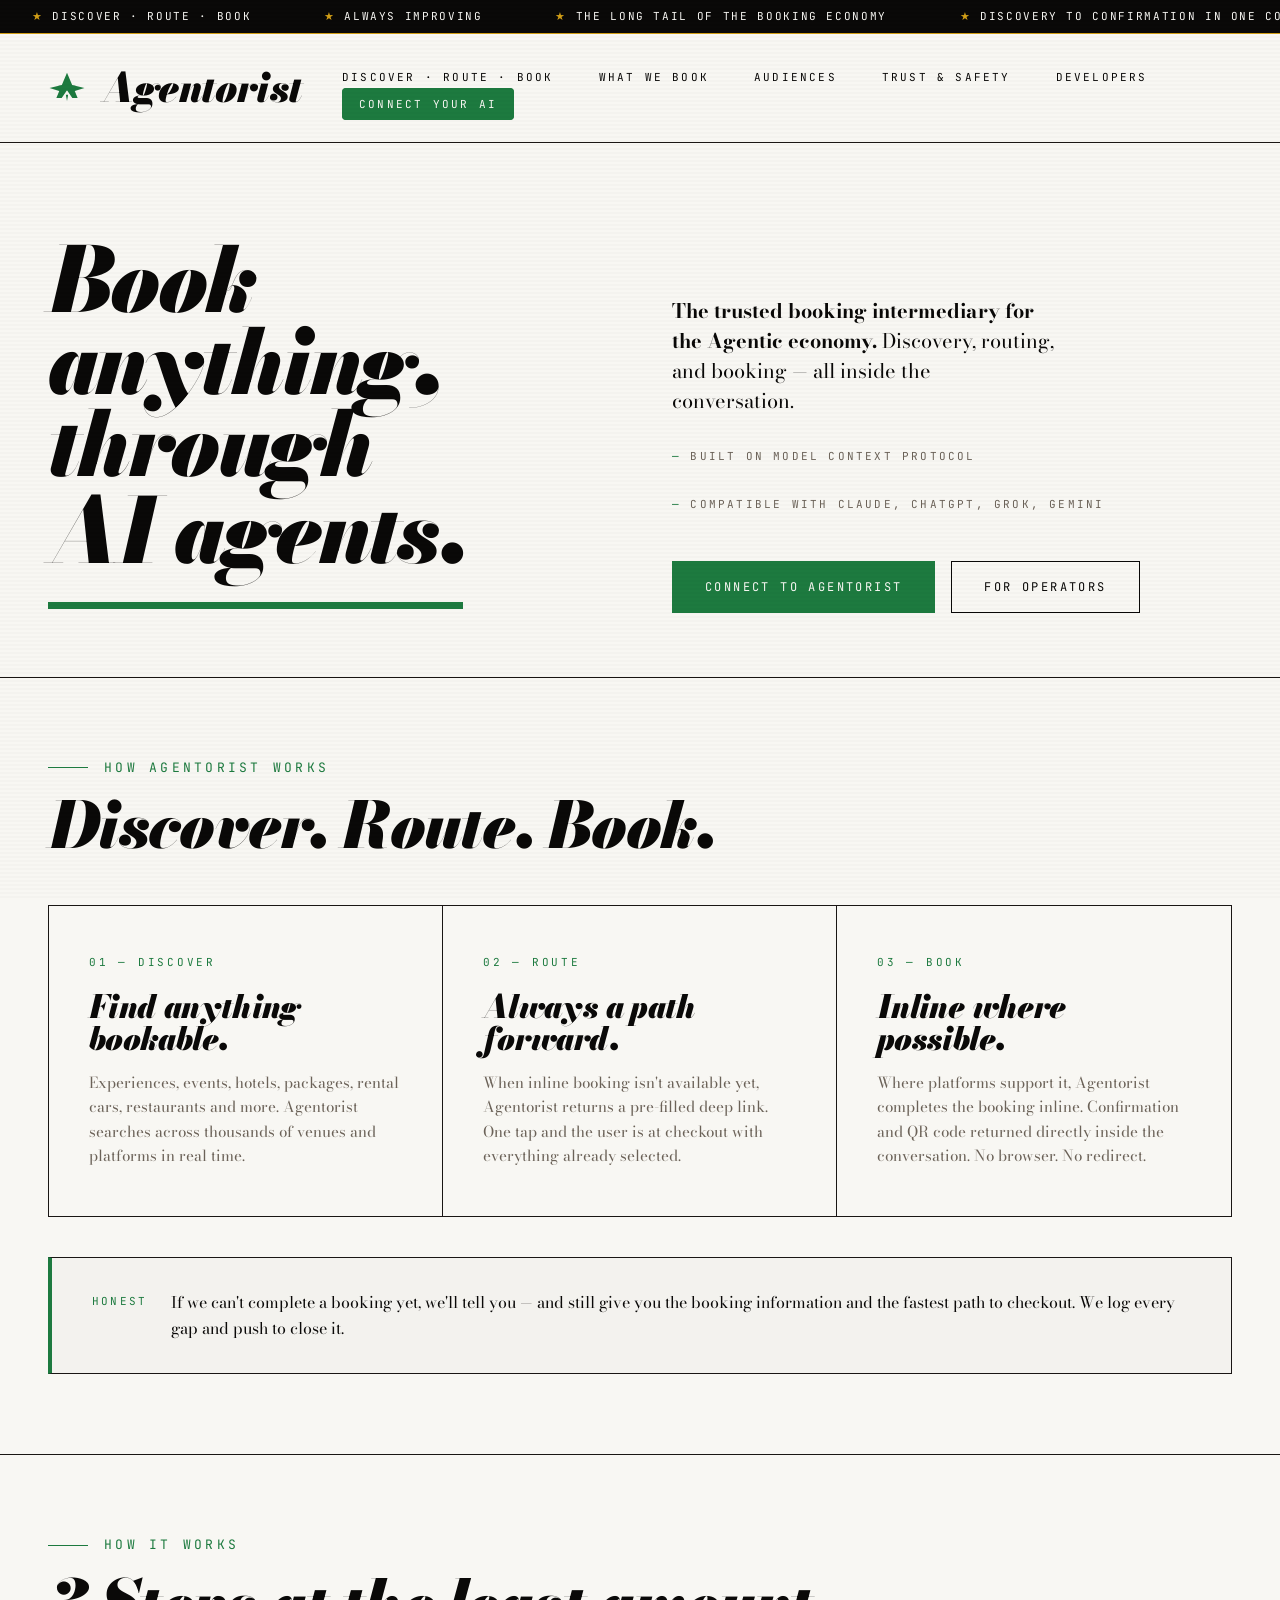
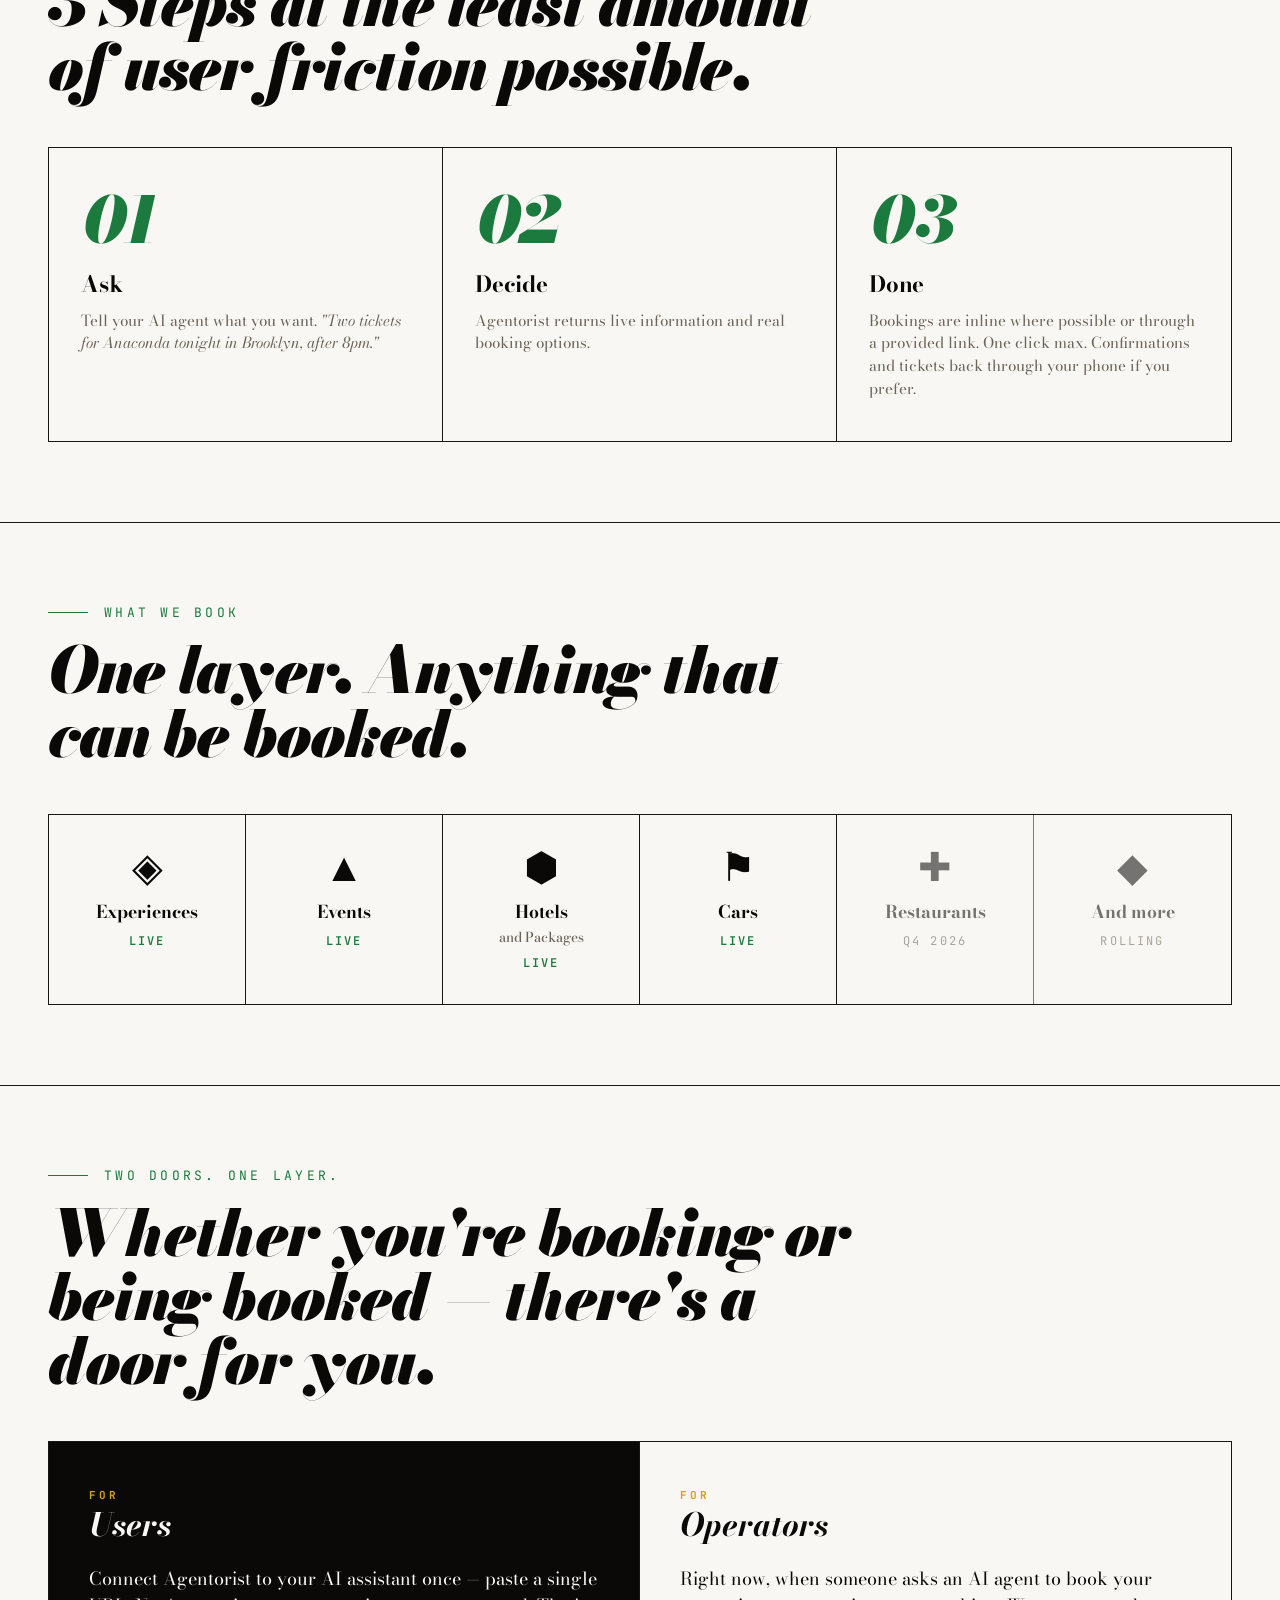
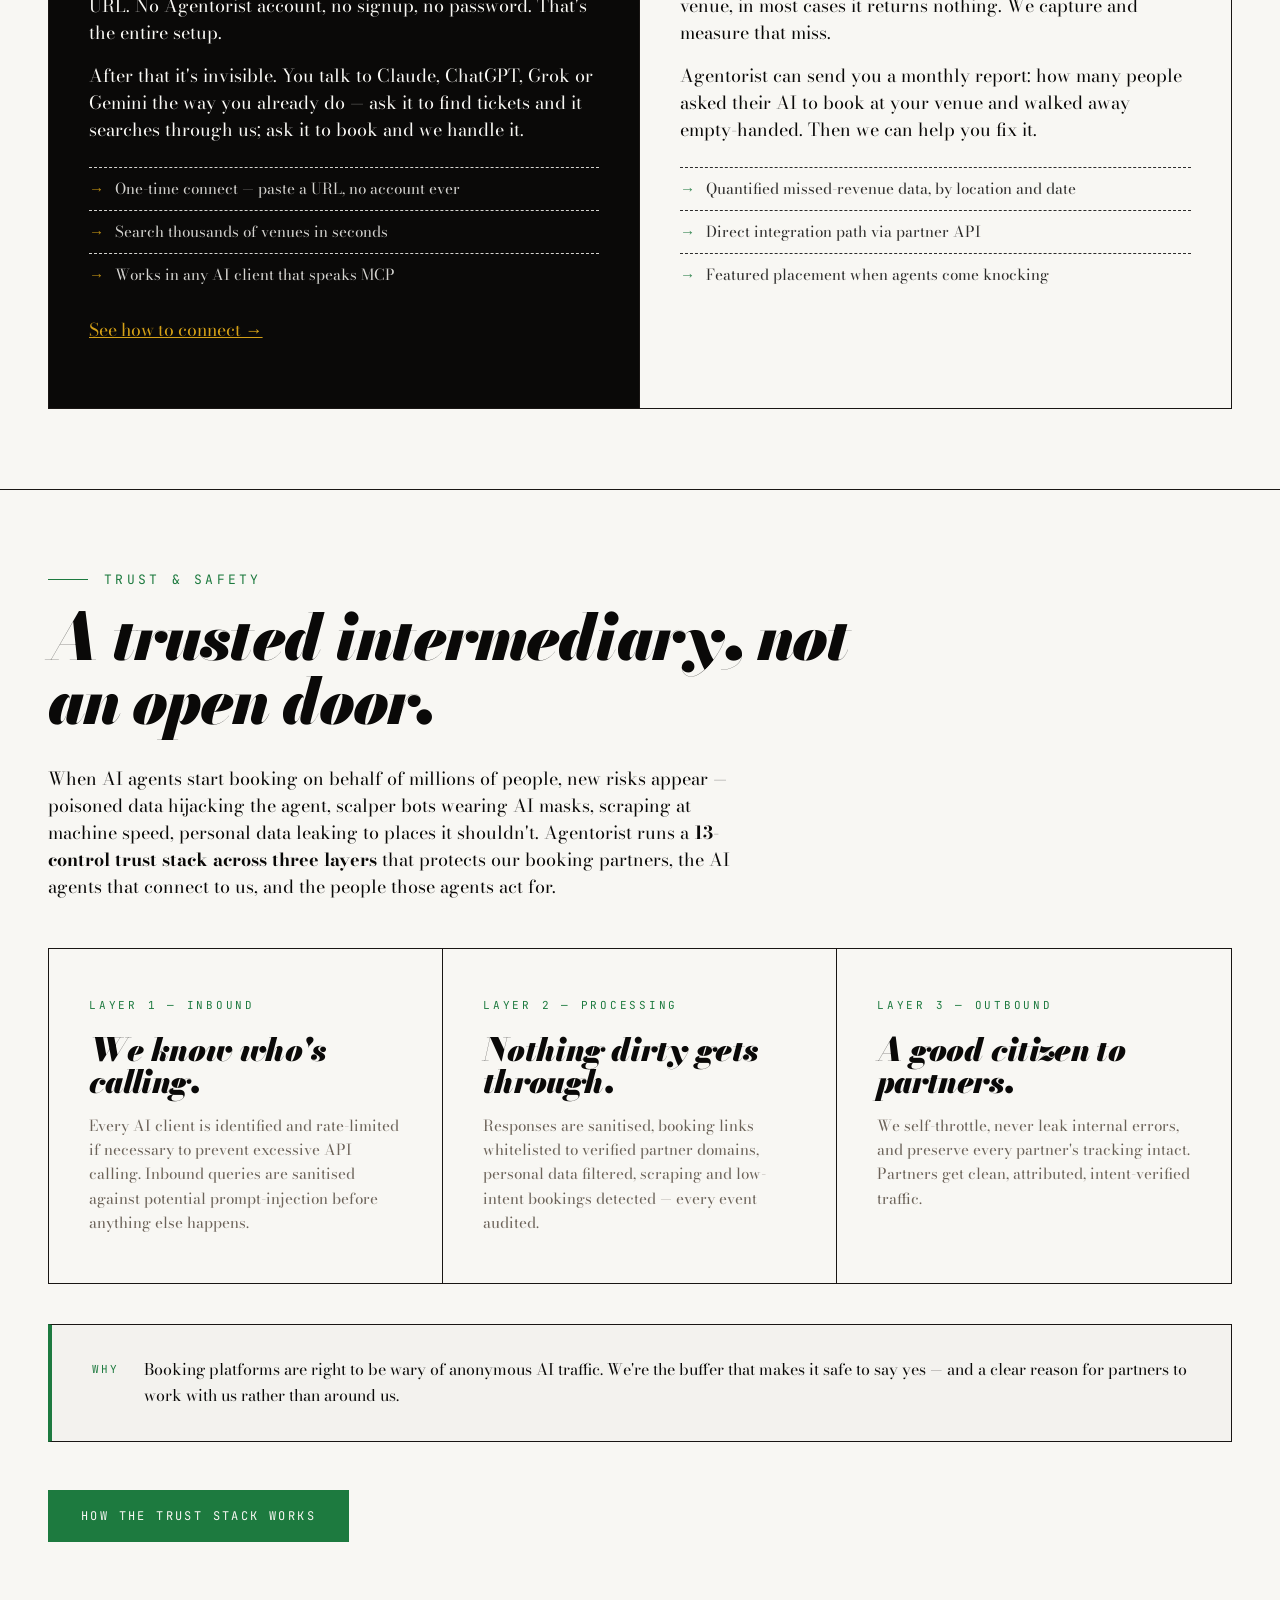
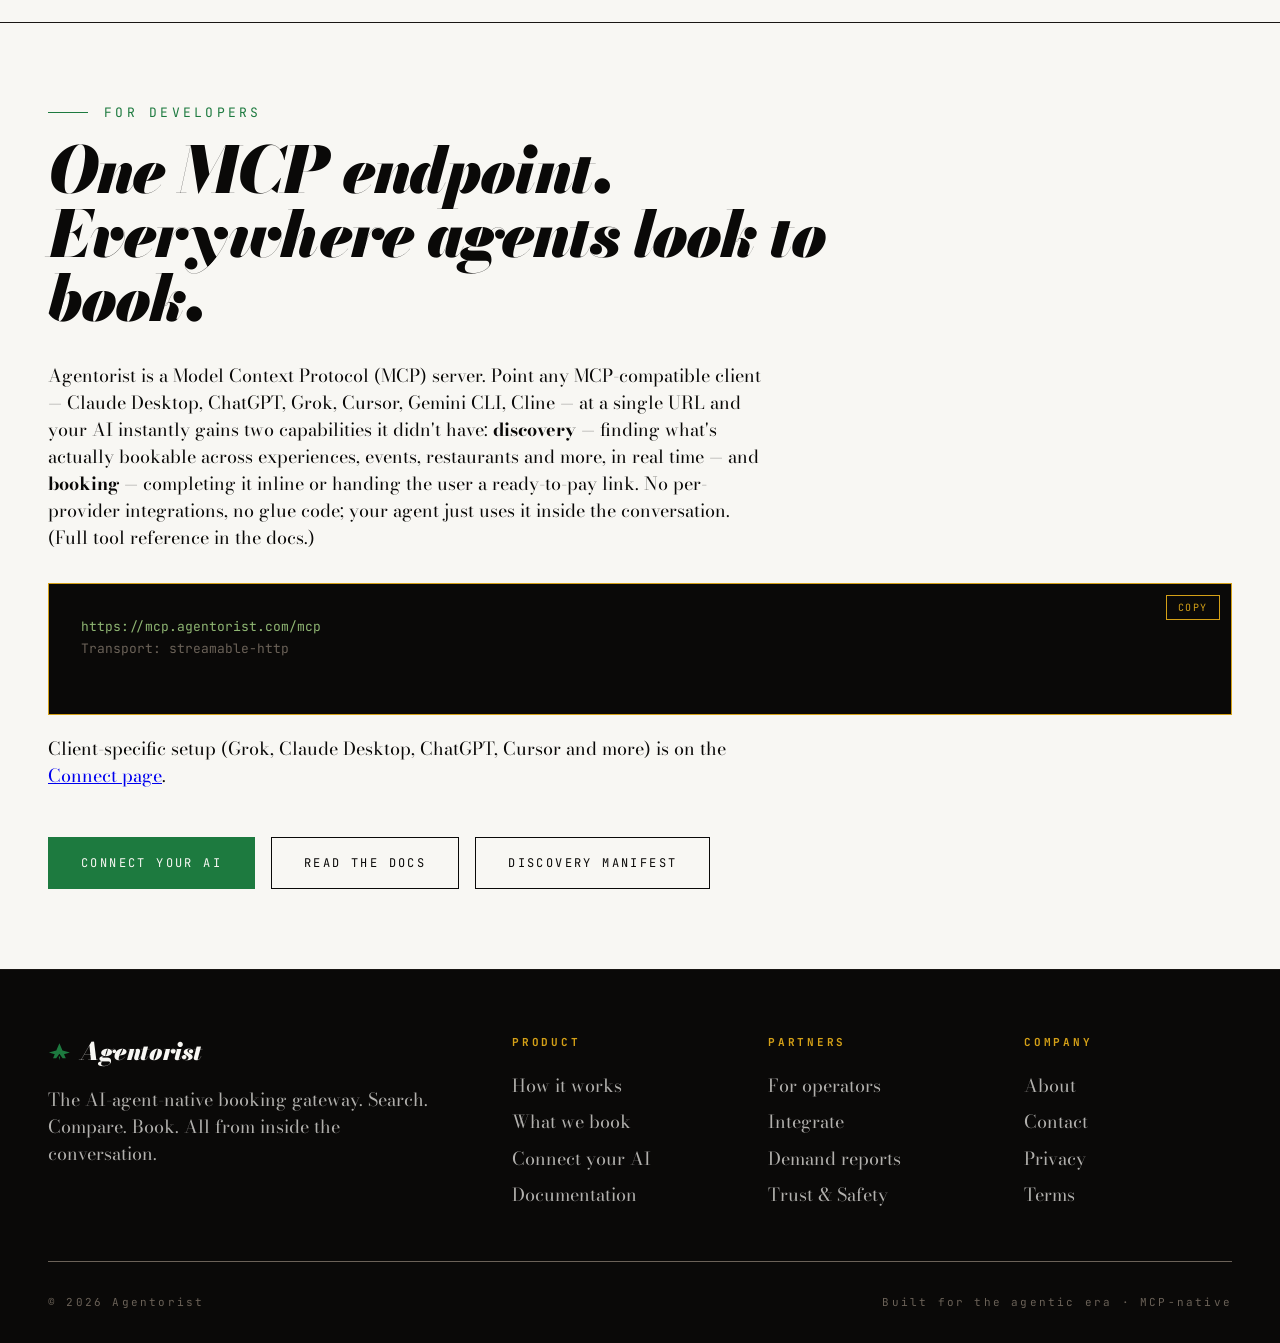
<file: index.html>
<!DOCTYPE html>
<html lang="en">
<head>
<meta charset="UTF-8">
<meta name="viewport" content="width=device-width, initial-scale=1.0">
<title>Agentorist — The Trusted Booking Intermediary for the Agentic Economy</title>
<meta name="description" content="The trusted booking intermediary for the Agentic economy. Search, discover, and book experiences, events, hotels, and restaurants — all from inside the conversation with your AI.">
<meta property="og:title" content="Agentorist — The Trusted Booking Intermediary for the Agentic Economy">
<meta property="og:description" content="The trusted booking intermediary for the Agentic economy. Search, discover, and book — all from inside the conversation.">
<meta property="og:type" content="website">
<link rel="icon" type="image/svg+xml" href="favicon.svg">
<link rel="preconnect" href="https://fonts.googleapis.com">
<link rel="preconnect" href="https://fonts.gstatic.com" crossorigin>
<link href="https://fonts.googleapis.com/css2?family=Bodoni+Moda:ital,opsz,wght@0,6..96,400;0,6..96,700;0,6..96,900;1,6..96,400&family=JetBrains+Mono:wght@400;600&display=swap" rel="stylesheet">
<style>
  :root {
    --ink: #0a0908;
    --paper: #f8f7f3;          /* less off-white, between cream and pure white */
    --forest: #1d7a3f;         /* primary brand accent — brighter forest */
    --gold: #d4a017;
    --line: #1a1614;
    --muted: #6b6258;
  }

  * { box-sizing: border-box; margin: 0; padding: 0; }
  html, body { background: var(--paper); color: var(--ink); }
  body {
    font-family: 'Bodoni Moda', 'Times New Roman', serif;
    font-size: 18px;
    line-height: 1.5;
    overflow-x: hidden;
  }

  body::after {
    content: '';
    position: fixed; inset: 0;
    pointer-events: none;
    background-image:
      repeating-linear-gradient(
        0deg,
        transparent 0,
        transparent 2px,
        rgba(0,0,0,0.015) 2px,
        rgba(0,0,0,0.015) 4px
      );
    z-index: 1000;
  }

  .ticker {
    background: var(--ink);
    color: var(--paper);
    font-family: 'JetBrains Mono', monospace;
    font-size: 11px;
    letter-spacing: 0.15em;
    text-transform: uppercase;
    padding: 8px 0;
    overflow: hidden;
    border-bottom: 1px solid var(--gold);
  }
  .ticker-track {
    display: inline-block;
    white-space: nowrap;
    animation: ticker 60s linear infinite;
  }
  .ticker-track span { padding: 0 2rem; }
  .ticker-track span::before { content: '★ '; color: var(--gold); }
  @keyframes ticker {
    from { transform: translateX(0); }
    to { transform: translateX(-50%); }
  }

  header {
    border-bottom: 1px solid var(--line);
    padding: 1.5rem 3rem;
    display: flex;
    justify-content: space-between;
    align-items: center;
  }
  .logo {
    font-weight: 900;
    font-size: 1.5rem;
    letter-spacing: -0.02em;
    font-style: italic;
    display: inline-flex;
    align-items: center;
    gap: 0.4em;
  }
  /* Header wordmark — bumped up for prominence; footer logo stays small. */
  header .logo {
    font-size: 2.5rem;
  }
  .logo svg {
    width: 0.95em;
    height: 0.95em;
    color: var(--forest);
    flex-shrink: 0;
  }
  nav a {
    color: var(--ink);
    text-decoration: none;
    margin-left: 2.5rem;
    font-family: 'JetBrains Mono', monospace;
    font-size: 11px;
    letter-spacing: 0.2em;
    text-transform: uppercase;
    border-bottom: 1px solid transparent;
    padding-bottom: 2px;
    transition: border-color 0.2s;
  }
  nav a:hover { border-color: var(--forest); }
  nav a.nav-cta {
    background: var(--forest);
    color: var(--paper);
    padding: 0.5rem 1rem;
    border: 1px solid var(--forest);
    border-radius: 4px;
  }
  nav a.nav-cta:hover { background: var(--ink); border-color: var(--ink); }

  .hero {
    padding: 6rem 3rem 4rem;
    position: relative;
    border-bottom: 1px solid var(--line);
  }
  .hero-grid {
    display: grid;
    grid-template-columns: 1fr 1fr;
    gap: 4rem;
    align-items: end;
    max-width: 1400px;
    margin: 0 auto;
  }
  .hero h1 {
    font-size: clamp(3rem, 7vw, 6.5rem);
    line-height: 0.92;
    letter-spacing: -0.04em;
    font-weight: 900;
    font-style: italic;
  }
  .hero h1 .underline {
    position: relative;
    display: inline-block;
    line-height: 1;
    padding-bottom: 0.42em;
  }
  .hero h1 .underline::after {
    content: '';
    position: absolute;
    bottom: 0.04em;
    left: 0; right: 0;
    height: 0.08em;
    background: var(--forest);
    transform: scaleX(0);
    transform-origin: left;
    animation: underline-in 1.2s 0.5s ease-out forwards;
  }
  @keyframes underline-in {
    to { transform: scaleX(1); }
  }
  .hero .lead {
    font-size: 1.25rem;
    line-height: 1.5;
    max-width: 32ch;
    color: var(--ink);
  }
  .hero .lead strong { font-weight: 700; }
  .hero .meta {
    margin-top: 2rem;
    font-family: 'JetBrains Mono', monospace;
    font-size: 11px;
    letter-spacing: 0.2em;
    text-transform: uppercase;
    color: var(--muted);
    display: flex;
    gap: 2rem;
    flex-wrap: wrap;
  }
  .hero .meta span::before {
    content: '— ';
    color: var(--forest);
  }

  .serial {
    position: absolute;
    top: 2rem;
    right: 3rem;
    font-family: 'JetBrains Mono', monospace;
    font-size: 11px;
    letter-spacing: 0.2em;
    color: var(--muted);
  }

  section {
    padding: 5rem 3rem;
    border-bottom: 1px solid var(--line);
    max-width: 1400px;
    margin: 0 auto;
  }
  .section-label {
    font-family: 'JetBrains Mono', monospace;
    font-size: 13px;
    letter-spacing: 0.25em;
    text-transform: uppercase;
    color: var(--forest);
    margin-bottom: 1rem;
    display: flex;
    align-items: center;
    gap: 1rem;
  }
  .section-label::before {
    content: '';
    width: 40px;
    height: 1px;
    background: var(--forest);
  }
  h2 {
    font-size: clamp(2.5rem, 5vw, 4.5rem);
    line-height: 1;
    letter-spacing: -0.03em;
    font-weight: 900;
    font-style: italic;
    margin-bottom: 2rem;
    max-width: 18ch;
  }

  .strip {
    display: grid;
    grid-template-columns: repeat(3, 1fr);
    gap: 0;
    border: 1px solid var(--line);
    margin-top: 3rem;
  }
  .strip-cell {
    padding: 2.5rem 2rem;
    border-right: 1px solid var(--line);
    position: relative;
  }
  .strip-cell:last-child { border-right: none; }
  .strip-cell .num {
    font-family: 'Bodoni Moda', serif;
    font-style: italic;
    font-size: 4rem;
    font-weight: 900;
    color: var(--forest);
    line-height: 1;
    margin-bottom: 1rem;
  }
  .strip-cell h3 {
    font-size: 1.4rem;
    font-weight: 700;
    margin-bottom: 0.5rem;
    letter-spacing: -0.01em;
  }
  .strip-cell p {
    color: var(--muted);
    font-size: 0.95rem;
  }

  .verticals {
    display: grid;
    grid-template-columns: repeat(6, 1fr);
    gap: 0;
    border: 1px solid var(--line);
    margin-top: 3rem;
  }
  .vertical-cell {
    padding: 2rem 1.5rem;
    border-right: 1px solid var(--line);
    text-align: center;
    position: relative;
  }
  .vertical-cell:last-child { border-right: none; }
  .vertical-cell .icon {
    font-size: 2.5rem;
    line-height: 1;
    margin-bottom: 0.75rem;
    display: block;
  }
  .vertical-cell h4 {
    font-size: 1.1rem;
    font-weight: 700;
    margin-bottom: 0.4rem;
  }
  .vertical-cell h4 .sub {
    display: block;
    font-size: 0.85rem;
    font-weight: 500;
    color: var(--muted);
    margin-top: 0.1rem;
  }
  .vertical-cell .status {
    font-family: 'JetBrains Mono', monospace;
    font-size: 12px;
    letter-spacing: 0.18em;
    text-transform: uppercase;
    color: var(--muted);
  }
  .vertical-cell.live .status { color: var(--forest); font-weight: 600; }
  .vertical-cell.soon { opacity: 0.55; }

  .two-col {
    display: grid;
    grid-template-columns: 1fr 1fr;
    gap: 0;
    border: 1px solid var(--line);
    margin-top: 3rem;
  }
  .two-col > div {
    padding: 3rem 2.5rem;
  }
  .two-col > div:first-child {
    border-right: 1px solid var(--line);
    background: var(--ink);
    color: var(--paper);
  }
  .two-col h3 {
    font-style: italic;
    font-size: 2rem;
    line-height: 1;
    margin-bottom: 1.5rem;
    font-weight: 700;
  }
  .two-col h3::before {
    display: block;
    content: 'FOR';
    font-style: normal;
    font-family: 'JetBrains Mono', monospace;
    font-size: 11px;
    letter-spacing: 0.25em;
    color: var(--gold);
    margin-bottom: 0.5rem;
  }
  .two-col p { margin-bottom: 1rem; }
  .two-col ul { list-style: none; margin-top: 1.5rem; }
  .two-col li {
    padding: 0.6rem 0;
    border-top: 1px dashed currentColor;
    opacity: 0.85;
    font-size: 0.95rem;
  }
  .two-col li::before {
    content: '→ ';
    color: var(--forest);
    margin-right: 0.4rem;
  }
  .two-col > div:first-child li::before {
    color: var(--gold);
  }
  .two-col > div:first-child a {
    color: var(--gold);
    font-size: 1.1rem;
  }
  .two-col > div:first-child a:hover {
    color: var(--paper);
  }

  .mode-strip {
    display: grid;
    grid-template-columns: repeat(3, 1fr);
    gap: 0;
    border: 1px solid var(--line);
    margin-top: 3rem;
  }
  .mode-cell {
    padding: 3rem 2.5rem;
    border-right: 1px solid var(--line);
    position: relative;
  }
  .mode-cell:last-child { border-right: none; }
  .mode-cell .mode-num {
    font-family: 'JetBrains Mono', monospace;
    font-size: 11px;
    letter-spacing: 0.25em;
    text-transform: uppercase;
    color: var(--forest);
    margin-bottom: 1.25rem;
  }
  .mode-cell h3 {
    font-size: 2rem;
    font-weight: 900;
    font-style: italic;
    letter-spacing: -0.02em;
    margin-bottom: 1rem;
    line-height: 1;
  }
  .mode-cell p {
    color: var(--muted);
    font-size: 0.95rem;
    line-height: 1.6;
  }

  .callout {
    margin-top: 2.5rem;
    border: 1px solid var(--line);
    border-left: 4px solid var(--forest);
    padding: 2rem 2.5rem;
    display: flex;
    gap: 1.5rem;
    align-items: flex-start;
    background: rgba(0,0,0,0.02);
  }
  .callout-icon {
    font-family: 'JetBrains Mono', monospace;
    font-size: 11px;
    letter-spacing: 0.2em;
    text-transform: uppercase;
    color: var(--forest);
    white-space: nowrap;
    padding-top: 0.2rem;
    flex-shrink: 0;
  }
  .callout p {
    color: var(--ink);
    font-size: 1rem;
    line-height: 1.6;
  }

  .code-block {
    background: var(--ink);
    color: var(--paper);
    padding: 2rem;
    margin-top: 2rem;
    font-family: 'JetBrains Mono', monospace;
    font-size: 13px;
    line-height: 1.7;
    overflow-x: auto;
    max-width: 100%;
    white-space: pre-wrap;
    word-break: break-word;
    border: 1px solid var(--gold);
  }
  .code-block .comment { color: #6b6258; }
  .code-block .keyword { color: var(--gold); }
  .code-block .string { color: #8fb673; }
  .code-wrap { position: relative; margin-top: 2rem; }
  .code-wrap .code-block { margin-top: 0; }
  .copy-btn {
    position: absolute;
    top: 0.75rem;
    right: 0.75rem;
    background: transparent;
    border: 1px solid var(--gold);
    color: var(--gold);
    font-family: 'JetBrains Mono', monospace;
    font-size: 10px;
    letter-spacing: 0.15em;
    text-transform: uppercase;
    padding: 0.3rem 0.7rem;
    cursor: pointer;
    transition: all 0.2s;
  }
  .copy-btn:hover { background: var(--gold); color: var(--ink); }

  .cta-row {
    margin-top: 3rem;
    display: flex;
    gap: 1rem;
    flex-wrap: wrap;
  }
  .btn {
    display: inline-block;
    padding: 1rem 2rem;
    font-family: 'JetBrains Mono', monospace;
    font-size: 12px;
    letter-spacing: 0.2em;
    text-transform: uppercase;
    text-decoration: none;
    border: 1px solid var(--ink);
    color: var(--ink);
    background: transparent;
    transition: all 0.2s;
    cursor: pointer;
  }
  .btn:hover {
    background: var(--ink);
    color: var(--paper);
  }
  .btn-primary {
    background: var(--forest);
    color: var(--paper);
    border-color: var(--forest);
  }
  .btn-primary:hover {
    background: var(--ink);
    border-color: var(--ink);
  }

  footer {
    background: var(--ink);
    color: var(--paper);
    padding: 4rem 3rem 2rem;
    margin-top: 0;
  }
  footer .footer-grid {
    display: grid;
    grid-template-columns: 2fr 1fr 1fr 1fr;
    gap: 3rem;
    max-width: 1400px;
    margin: 0 auto;
  }
  footer h4 {
    font-family: 'JetBrains Mono', monospace;
    font-size: 11px;
    letter-spacing: 0.25em;
    text-transform: uppercase;
    color: var(--gold);
    margin-bottom: 1rem;
  }
  footer a {
    display: block;
    color: var(--paper);
    text-decoration: none;
    padding: 0.3rem 0;
    opacity: 0.7;
    transition: opacity 0.2s;
  }
  footer a:hover { opacity: 1; }
  footer .colophon {
    max-width: 1400px;
    margin: 3rem auto 0;
    padding-top: 2rem;
    border-top: 1px solid var(--muted);
    font-family: 'JetBrains Mono', monospace;
    font-size: 11px;
    letter-spacing: 0.2em;
    color: var(--muted);
    display: flex;
    justify-content: space-between;
  }

  @media (max-width: 800px) {
    header { padding: 1rem 1.5rem; flex-wrap: wrap; gap: 1rem; }
    nav a { margin-left: 0; margin-right: 1.5rem; }
    .hero { padding: 3rem 1.5rem 2rem; }
    .hero-grid { grid-template-columns: 1fr; gap: 2rem; }
    section { padding: 3rem 1.5rem; }
    .strip, .two-col, .mode-strip { grid-template-columns: 1fr; }
    .verticals { grid-template-columns: repeat(2, 1fr); }
    .strip-cell, .vertical-cell, .mode-cell { border-right: none; border-bottom: 1px solid var(--line); }
    .two-col > div:first-child { border-right: none; border-bottom: 1px solid var(--line); }
    .serial { display: none; }
    footer .footer-grid { grid-template-columns: 1fr 1fr; }
    footer .colophon { flex-direction: column; gap: 1rem; }
  }
</style>
</head>
<body>

<svg width="0" height="0" style="position:absolute" aria-hidden="true">
  <symbol id="agt-mark" viewBox="0 0 100 100">
    <path fill="currentColor" d="M 50 10 L 63.6 42 L 96 50 L 70.4 58 L 78 76 L 64 76 L 50 56 L 36 76 L 22 76 L 29.6 58 L 4 50 L 36.4 42 Z"/>
    <path fill="currentColor" d="M 28 44 L 72 44 L 72 56 L 28 56 Z"/>
    <path fill="currentColor" d="M 47 68 L 53 68 L 50 84 Z"/>
  </symbol>
</svg>

<div class="ticker">
  <div class="ticker-track">
    <span>Discover · Route · Book</span>
    <span>Always improving</span>
    <span>The long tail of the booking economy</span>
    <span>Discovery to confirmation in one conversation</span>
    <span>Built on Model Context Protocol</span>
    <span>Experiences · Events · Hotels · Packages · Cars · Restaurants · Anything Bookable</span>
    <span>Discover · Route · Book</span>
    <span>Always improving</span>
    <span>The long tail of the booking economy</span>
    <span>Discovery to confirmation in one conversation</span>
    <span>Built on Model Context Protocol</span>
    <span>Experiences · Events · Hotels · Packages · Cars · Restaurants · Anything Bookable</span>
  </div>
</div>

<header>
  <div class="logo"><svg aria-hidden="true"><use href="#agt-mark"/></svg>Agentorist</div>
  <nav>
    <a href="#modes">Discover · Route · Book</a>
    <a href="#verticals">What we book</a>
    <a href="#audiences">Audiences</a>
    <a href="#trust">Trust &amp; Safety</a>
    <a href="#developers">Developers</a>
    <a href="connect.html" class="nav-cta">Connect your AI</a>
  </nav>
</header>

<section class="hero">
  <div class="hero-grid">
    <div>
      <h1>
        Book anything,<br>
        <em>through</em> <span class="underline">AI agents.</span>
      </h1>
    </div>
    <div>
      <p class="lead">
        <strong>The trusted booking intermediary for the Agentic economy.</strong> Discovery, routing, and booking — all inside the conversation.
      </p>
      <div class="meta">
        <span>Built on Model Context Protocol</span>
        <span>Compatible with Claude, ChatGPT, Grok, Gemini</span>
      </div>
      <div class="cta-row">
        <a href="#developers" class="btn btn-primary">Connect to Agentorist</a>
        <a href="#audiences" class="btn">For Operators</a>
      </div>
    </div>
  </div>
</section>

<section id="modes">
  <div class="section-label">How Agentorist works</div>
  <h2>Discover. Route. Book.</h2>

  <div class="mode-strip">
    <div class="mode-cell">
      <div class="mode-num">01 — Discover</div>
      <h3>Find anything bookable.</h3>
      <p>Experiences, events, hotels, packages, rental cars, restaurants and more. Agentorist searches across thousands of venues and platforms in real time.</p>
    </div>
    <div class="mode-cell">
      <div class="mode-num">02 — Route</div>
      <h3>Always a path forward.</h3>
      <p>When inline booking isn't available yet, Agentorist returns a pre-filled deep link. One tap and the user is at checkout with everything already selected.</p>
    </div>
    <div class="mode-cell">
      <div class="mode-num">03 — Book</div>
      <h3>Inline where possible.</h3>
      <p>Where platforms support it, Agentorist completes the booking inline. Confirmation and QR code returned directly inside the conversation. No browser. No redirect.</p>
    </div>
  </div>

  <div class="callout">
    <span class="callout-icon">Honest</span>
    <p>If we can't complete a booking yet, we'll tell you — and still give you the booking information and the fastest path to checkout. We log every gap and push to close it.</p>
  </div>
</section>

<section id="how">
  <div class="section-label">How it works</div>
  <h2>3 Steps at the least amount of user friction possible.</h2>

  <div class="strip">
    <div class="strip-cell">
      <div class="num">01</div>
      <h3>Ask</h3>
      <p>Tell your AI agent what you want. <em>"Two tickets for Anaconda tonight in Brooklyn, after 8pm."</em></p>
    </div>
    <div class="strip-cell">
      <div class="num">02</div>
      <h3>Decide</h3>
      <p>Agentorist returns live information and real booking options.</p>
    </div>
    <div class="strip-cell">
      <div class="num">03</div>
      <h3>Done</h3>
      <p>Bookings are inline where possible or through a provided link. One click max. Confirmations and tickets back through your phone if you prefer.</p>
    </div>
  </div>
</section>

<section id="verticals">
  <div class="section-label">What we book</div>
  <h2>One layer. Anything that can be booked.</h2>

  <div class="verticals">
    <div class="vertical-cell live">
      <span class="icon">◈</span>
      <h4>Experiences</h4>
      <p class="status">Live</p>
    </div>
    <div class="vertical-cell live">
      <span class="icon">▲</span>
      <h4>Events</h4>
      <p class="status">Live</p>
    </div>
    <div class="vertical-cell live">
      <span class="icon">⬢</span>
      <h4>Hotels <span class="sub">and Packages</span></h4>
      <p class="status">Live</p>
    </div>
    <div class="vertical-cell live">
      <span class="icon">⚑</span>
      <h4>Cars</h4>
      <p class="status">Live</p>
    </div>
    <div class="vertical-cell soon">
      <span class="icon">✚</span>
      <h4>Restaurants</h4>
      <p class="status">Q4 2026</p>
    </div>
    <div class="vertical-cell soon">
      <span class="icon">◆</span>
      <h4>And more</h4>
      <p class="status">Rolling</p>
    </div>
  </div>
</section>

<section id="audiences">
  <div class="section-label">Two doors. One layer.</div>
  <h2>Whether you're booking or being booked — there's a door for you.</h2>

  <div class="two-col">
    <div>
      <h3>Users</h3>
      <p>Connect Agentorist to your AI assistant once — paste a single URL. No Agentorist account, no signup, no password. That's the entire setup.</p>
      <p>After that it's invisible. You talk to Claude, ChatGPT, Grok or Gemini the way you already do — ask it to find tickets and it searches through us; ask it to book and we handle it.</p>
      <ul>
        <li>One-time connect — paste a URL, no account ever</li>
        <li>Search thousands of venues in seconds</li>
        <li>Works in any AI client that speaks MCP</li>
      </ul>
      <p style="margin-top: 1.25rem;"><a href="connect.html">See how to connect →</a></p>
    </div>
    <div>
      <h3>Operators</h3>
      <p>Right now, when someone asks an AI agent to book your venue, in most cases it returns nothing. We capture and measure that miss.</p>
      <p>Agentorist can send you a monthly report: how many people asked their AI to book at your venue and walked away empty-handed. Then we can help you fix it.</p>
      <ul>
        <li>Quantified missed-revenue data, by location and date</li>
        <li>Direct integration path via partner API</li>
        <li>Featured placement when agents come knocking</li>
      </ul>
    </div>
  </div>
</section>

<section id="trust">
  <div class="section-label">Trust &amp; Safety</div>
  <h2>A trusted intermediary, not an open door.</h2>

  <p style="max-width: 65ch; margin-top: 1rem; margin-bottom: 2.5rem;">
    When AI agents start booking on behalf of millions of people, new risks
    appear — poisoned data hijacking the agent, scalper bots wearing AI masks,
    scraping at machine speed, personal data leaking to places it shouldn't.
    Agentorist runs a <strong>13-control trust stack across three layers</strong>
    that protects our booking partners, the AI agents that connect to us, and
    the people those agents act for.
  </p>

  <div class="mode-strip">
    <div class="mode-cell">
      <div class="mode-num">Layer 1 — Inbound</div>
      <h3>We know who's calling.</h3>
      <p>Every AI client is identified and rate-limited if necessary to prevent excessive API calling. Inbound queries are sanitised against potential prompt-injection before anything else happens.</p>
    </div>
    <div class="mode-cell">
      <div class="mode-num">Layer 2 — Processing</div>
      <h3>Nothing dirty gets through.</h3>
      <p>Responses are sanitised, booking links whitelisted to verified partner domains, personal data filtered, scraping and low-intent bookings detected — every event audited.</p>
    </div>
    <div class="mode-cell">
      <div class="mode-num">Layer 3 — Outbound</div>
      <h3>A good citizen to partners.</h3>
      <p>We self-throttle, never leak internal errors, and preserve every partner's tracking intact. Partners get clean, attributed, intent-verified traffic.</p>
    </div>
  </div>

  <div class="callout">
    <span class="callout-icon">Why</span>
    <p>Booking platforms are right to be wary of anonymous AI traffic. We're the buffer that makes it safe to say yes — and a clear reason for partners to work with us rather than around us.</p>
  </div>

  <div class="cta-row">
    <a href="security.html" class="btn btn-primary">How the trust stack works</a>
  </div>
</section>

<section id="developers">
  <div class="section-label">For developers</div>
  <h2>One MCP endpoint. Everywhere agents look to book.</h2>

  <p style="max-width: 65ch; margin-top: 1rem;">
    Agentorist is a Model Context Protocol (MCP) server. Point any MCP-compatible client — Claude Desktop, ChatGPT, Grok, Cursor, Gemini CLI, Cline — at a single URL and your AI instantly gains two capabilities it didn't have: <strong>discovery</strong> — finding what's actually bookable across experiences, events, restaurants and more, in real time — and <strong>booking</strong> — completing it inline or handing the user a ready-to-pay link. No per-provider integrations, no glue code; your agent just uses it inside the conversation. (Full tool reference in the docs.)
  </p>

  <div class="code-wrap">
    <div class="code-block" id="serverConfig"><span class="string">https://mcp.agentorist.com/mcp</span>
<span class="comment">Transport: streamable-http</span>
    </div>
    <button class="copy-btn" id="copyBtn" onclick="copyConfig()">Copy</button>
  </div>

  <p style="margin-top: 1.25rem; max-width: 65ch;">Client-specific setup (Grok, Claude Desktop, ChatGPT, Cursor and more) is on the <a href="connect.html">Connect page</a>.</p>

  <div class="cta-row">
    <a href="connect.html" class="btn btn-primary">Connect your AI</a>
    <a href="docs.html" class="btn">Read the docs</a>
    <a href="/.well-known/mcp.json" class="btn">Discovery manifest</a>
  </div>
</section>

<footer>
  <div class="footer-grid">
    <div>
      <div class="logo" style="color: var(--paper); margin-bottom: 1rem;"><svg aria-hidden="true"><use href="#agt-mark"/></svg>Agentorist</div>
      <p style="opacity: 0.7; max-width: 35ch;">The AI-agent-native booking gateway. Search. Compare. Book. All from inside the conversation.</p>
    </div>
    <div>
      <h4>Product</h4>
      <a href="#how">How it works</a>
      <a href="#verticals">What we book</a>
      <a href="connect.html">Connect your AI</a>
      <a href="docs.html">Documentation</a>
    </div>
    <div>
      <h4>Partners</h4>
      <a href="#audiences">For operators</a>
      <a href="integrate.html">Integrate</a>
      <a href="data-reports.html">Demand reports</a>
      <a href="security.html">Trust &amp; Safety</a>
    </div>
    <div>
      <h4>Company</h4>
      <a href="about.html">About</a>
      <a href="contact.html">Contact</a>
      <a href="privacy.html">Privacy</a>
      <a href="terms.html">Terms</a>
    </div>
  </div>
  <div class="colophon">
    <span>© 2026 Agentorist</span>
    <span>Built for the agentic era · MCP-native</span>
  </div>
</footer>

<script>
  function copyConfig() {
    const text = 'https://mcp.agentorist.com/mcp';
    navigator.clipboard.writeText(text).then(() => {
      const btn = document.getElementById('copyBtn');
      btn.textContent = 'Copied!';
      setTimeout(() => { btn.textContent = 'Copy'; }, 2000);
    }).catch(() => {
      const btn = document.getElementById('copyBtn');
      btn.textContent = 'Failed';
      setTimeout(() => { btn.textContent = 'Copy'; }, 2000);
    });
  }
  function copySnippet(id, btn) {
    const el = document.getElementById(id);
    navigator.clipboard.writeText(el.innerText).then(() => {
      btn.textContent = 'Copied!';
      setTimeout(() => { btn.textContent = 'Copy'; }, 2000);
    }).catch(() => {
      btn.textContent = 'Failed';
      setTimeout(() => { btn.textContent = 'Copy'; }, 2000);
    });
  }
</script>
</body>
</html>
</file>
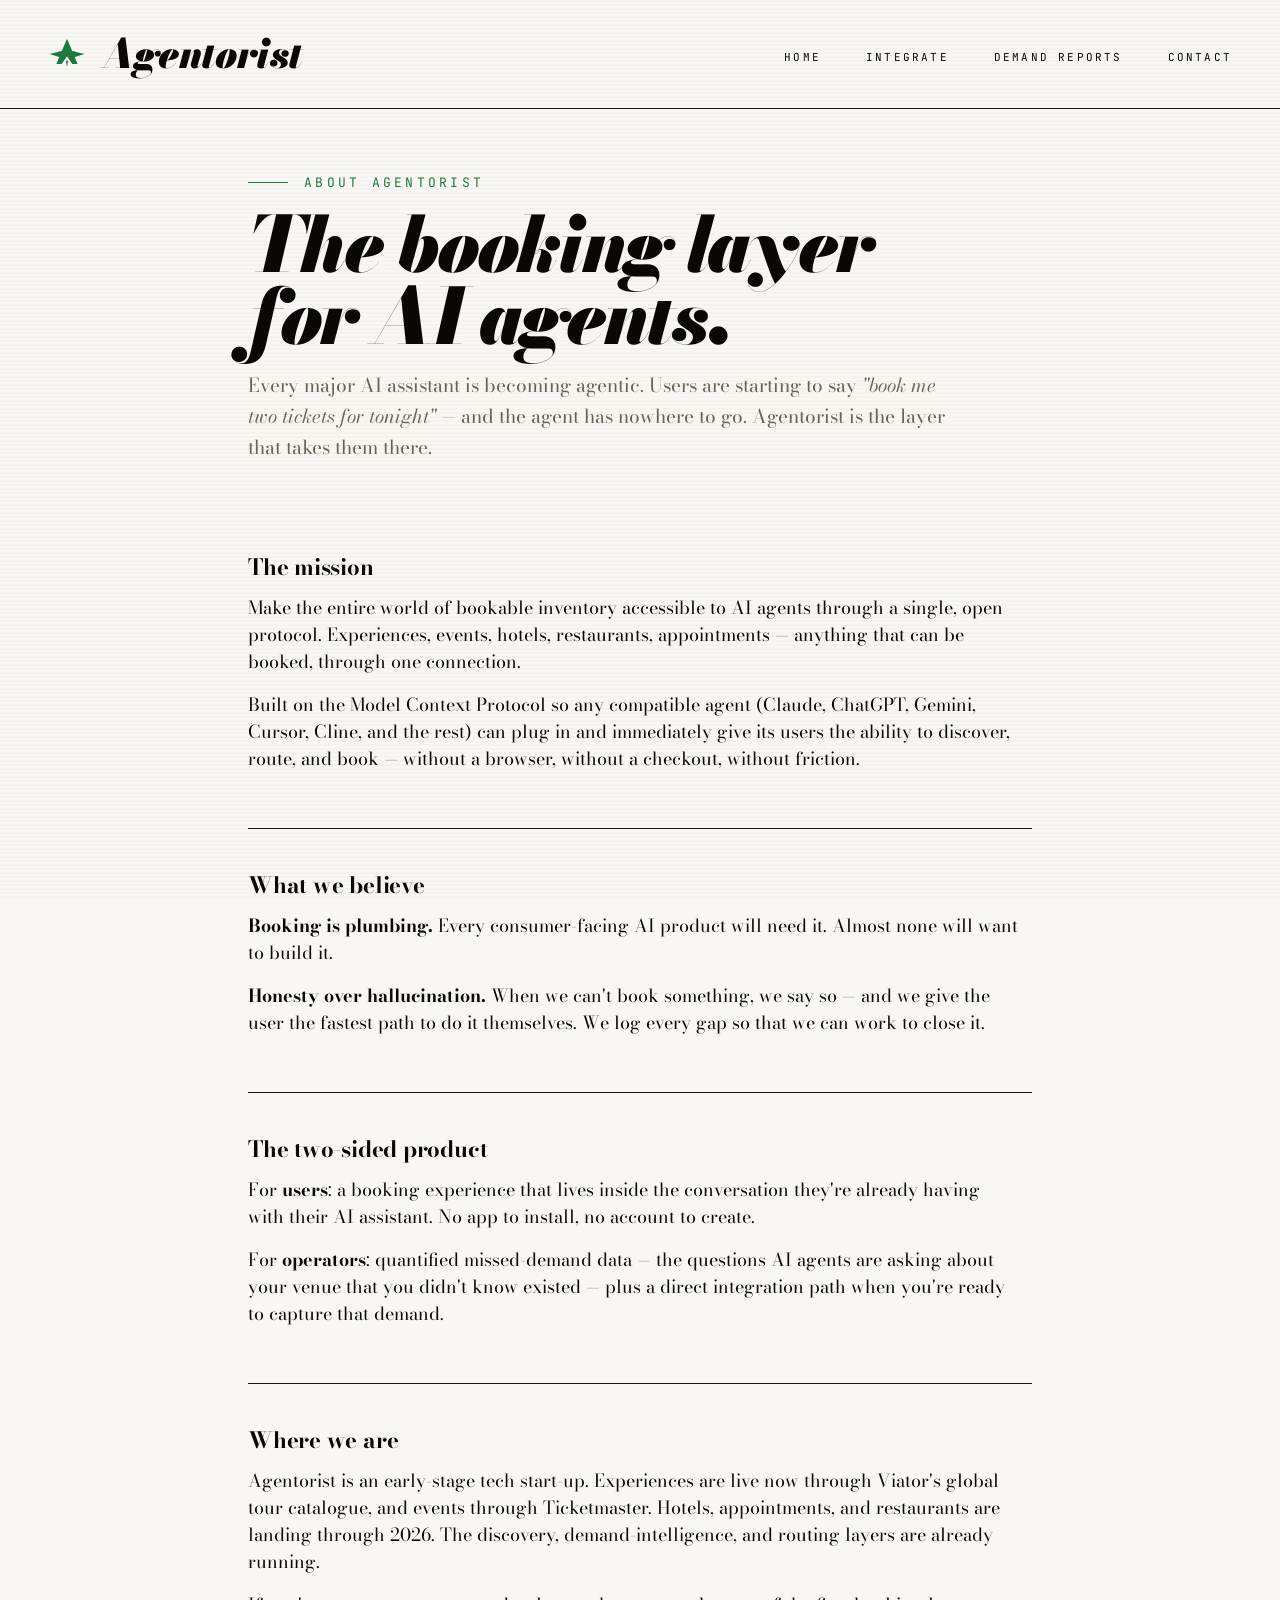
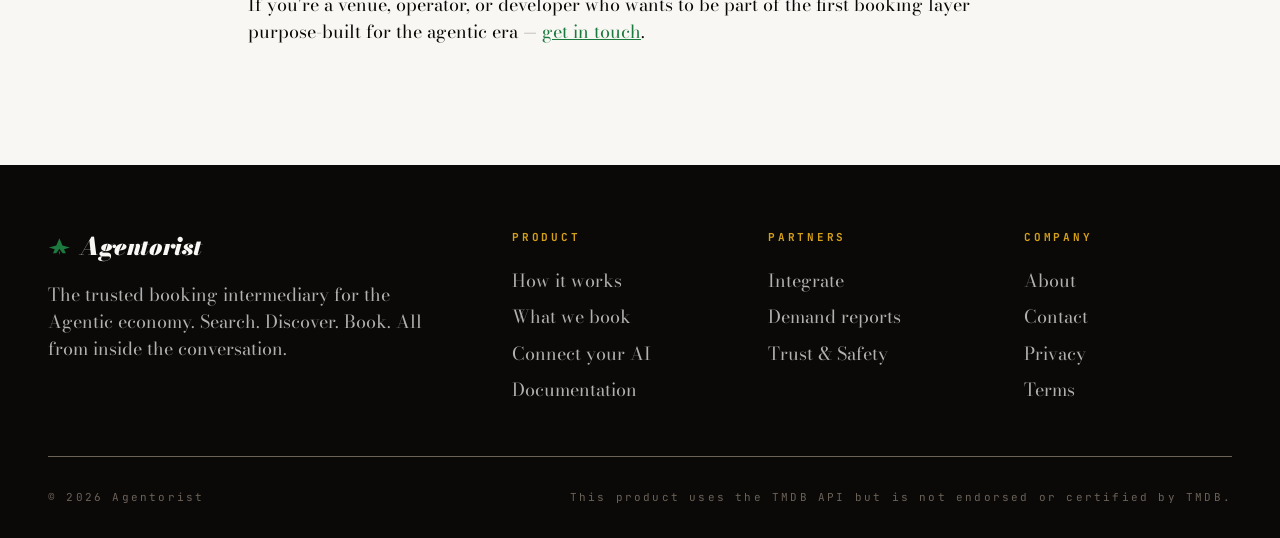
<file: about.html>
<!DOCTYPE html>
<html lang="en">
<head>
<meta charset="UTF-8">
<meta name="viewport" content="width=device-width, initial-scale=1.0">
<title>About — Agentorist</title>
<meta name="description" content="Agentorist is the booking layer for AI agents. A new tech start-up building the infrastructure between agents and the world's booking economy.">
<link rel="icon" type="image/svg+xml" href="favicon.svg">
<link rel="preconnect" href="https://fonts.googleapis.com">
<link rel="preconnect" href="https://fonts.gstatic.com" crossorigin>
<link href="https://fonts.googleapis.com/css2?family=Bodoni+Moda:ital,opsz,wght@0,6..96,400;0,6..96,700;0,6..96,900;1,6..96,400&family=JetBrains+Mono:wght@400;600&display=swap" rel="stylesheet">
<link rel="stylesheet" href="brand.css">
</head>
<body>

<svg width="0" height="0" style="position:absolute" aria-hidden="true">
  <symbol id="agt-mark" viewBox="0 0 100 100">
    <path fill="currentColor" d="M 50 10 L 63.6 42 L 96 50 L 70.4 58 L 78 76 L 64 76 L 50 56 L 36 76 L 22 76 L 29.6 58 L 4 50 L 36.4 42 Z"/>
    <path fill="currentColor" d="M 28 44 L 72 44 L 72 56 L 28 56 Z"/>
    <path fill="currentColor" d="M 47 68 L 53 68 L 50 84 Z"/>
  </symbol>
</svg>

<header>
  <a class="logo" href="index.html"><svg aria-hidden="true"><use href="#agt-mark"/></svg>Agentorist</a>
  <nav>
    <a href="index.html">Home</a>
    <a href="integrate.html">Integrate</a>
    <a href="data-reports.html">Demand Reports</a>
    <a href="contact.html">Contact</a>
  </nav>
</header>

<div class="page-body">
  <div class="section-label">About Agentorist</div>
  <h1>The booking layer<br><em>for AI agents.</em></h1>
  <p class="lede">
    Every major AI assistant is becoming agentic. Users are starting to say <em>"book me two tickets for tonight"</em> — and the agent has nowhere to go. Agentorist is the layer that takes them there.
  </p>

  <section>
    <h3>The mission</h3>
    <p>
      Make the entire world of bookable inventory accessible to AI agents through a single, open protocol. Experiences, events, hotels, restaurants, appointments — anything that can be booked, through one connection.
    </p>
    <p>
      Built on the Model Context Protocol so any compatible agent (Claude, ChatGPT, Gemini, Cursor, Cline, and the rest) can plug in and immediately give its users the ability to discover, route, and book — without a browser, without a checkout, without friction.
    </p>
  </section>

  <section>
    <h3>What we believe</h3>
    <p>
      <strong>Booking is plumbing.</strong> Every consumer-facing AI product will need it. Almost none will want to build it.
    </p>
    <p>
      <strong>Honesty over hallucination.</strong> When we can't book something, we say so — and we give the user the fastest path to do it themselves. We log every gap so that we can work to close it.
    </p>
  </section>

  <section>
    <h3>The two-sided product</h3>
    <p>
      For <strong>users</strong>: a booking experience that lives inside the conversation they're already having with their AI assistant. No app to install, no account to create.
    </p>
    <p>
      For <strong>operators</strong>: quantified missed-demand data — the questions AI agents are asking about your venue that you didn't know existed — plus a direct integration path when you're ready to capture that demand.
    </p>
  </section>

  <section>
    <h3>Where we are</h3>
    <p>
      Agentorist is an early-stage tech start-up. Experiences are live now through Viator's global tour catalogue, and events through Ticketmaster. Hotels, appointments, and restaurants are landing through 2026. The discovery, demand-intelligence, and routing layers are already running.
    </p>
    <p>
      If you're a venue, operator, or developer who wants to be part of the first booking layer purpose-built for the agentic era — <a href="contact.html">get in touch</a>.
    </p>
  </section>
</div>

<footer>
  <div class="footer-grid">
    <div>
      <div class="logo footer-logo"><svg aria-hidden="true"><use href="#agt-mark"/></svg>Agentorist</div>
      <p class="footer-tagline">The trusted booking intermediary for the Agentic economy. Search. Discover. Book. All from inside the conversation.</p>
    </div>
    <div>
      <h4>Product</h4>
      <a href="index.html#how">How it works</a>
      <a href="index.html#verticals">What we book</a>
      <a href="connect.html">Connect your AI</a>
      <a href="docs.html">Documentation</a>
    </div>
    <div>
      <h4>Partners</h4>
      <a href="integrate.html">Integrate</a>
      <a href="data-reports.html">Demand reports</a>
      <a href="security.html">Trust &amp; Safety</a>
    </div>
    <div>
      <h4>Company</h4>
      <a href="about.html">About</a>
      <a href="contact.html">Contact</a>
      <a href="privacy.html">Privacy</a>
      <a href="terms.html">Terms</a>
    </div>
  </div>
  <div class="colophon">
    <span>© 2026 Agentorist</span>
    <span>This product uses the TMDB API but is not endorsed or certified by TMDB.</span>
  </div>
</footer>

</body>
</html>
</file>
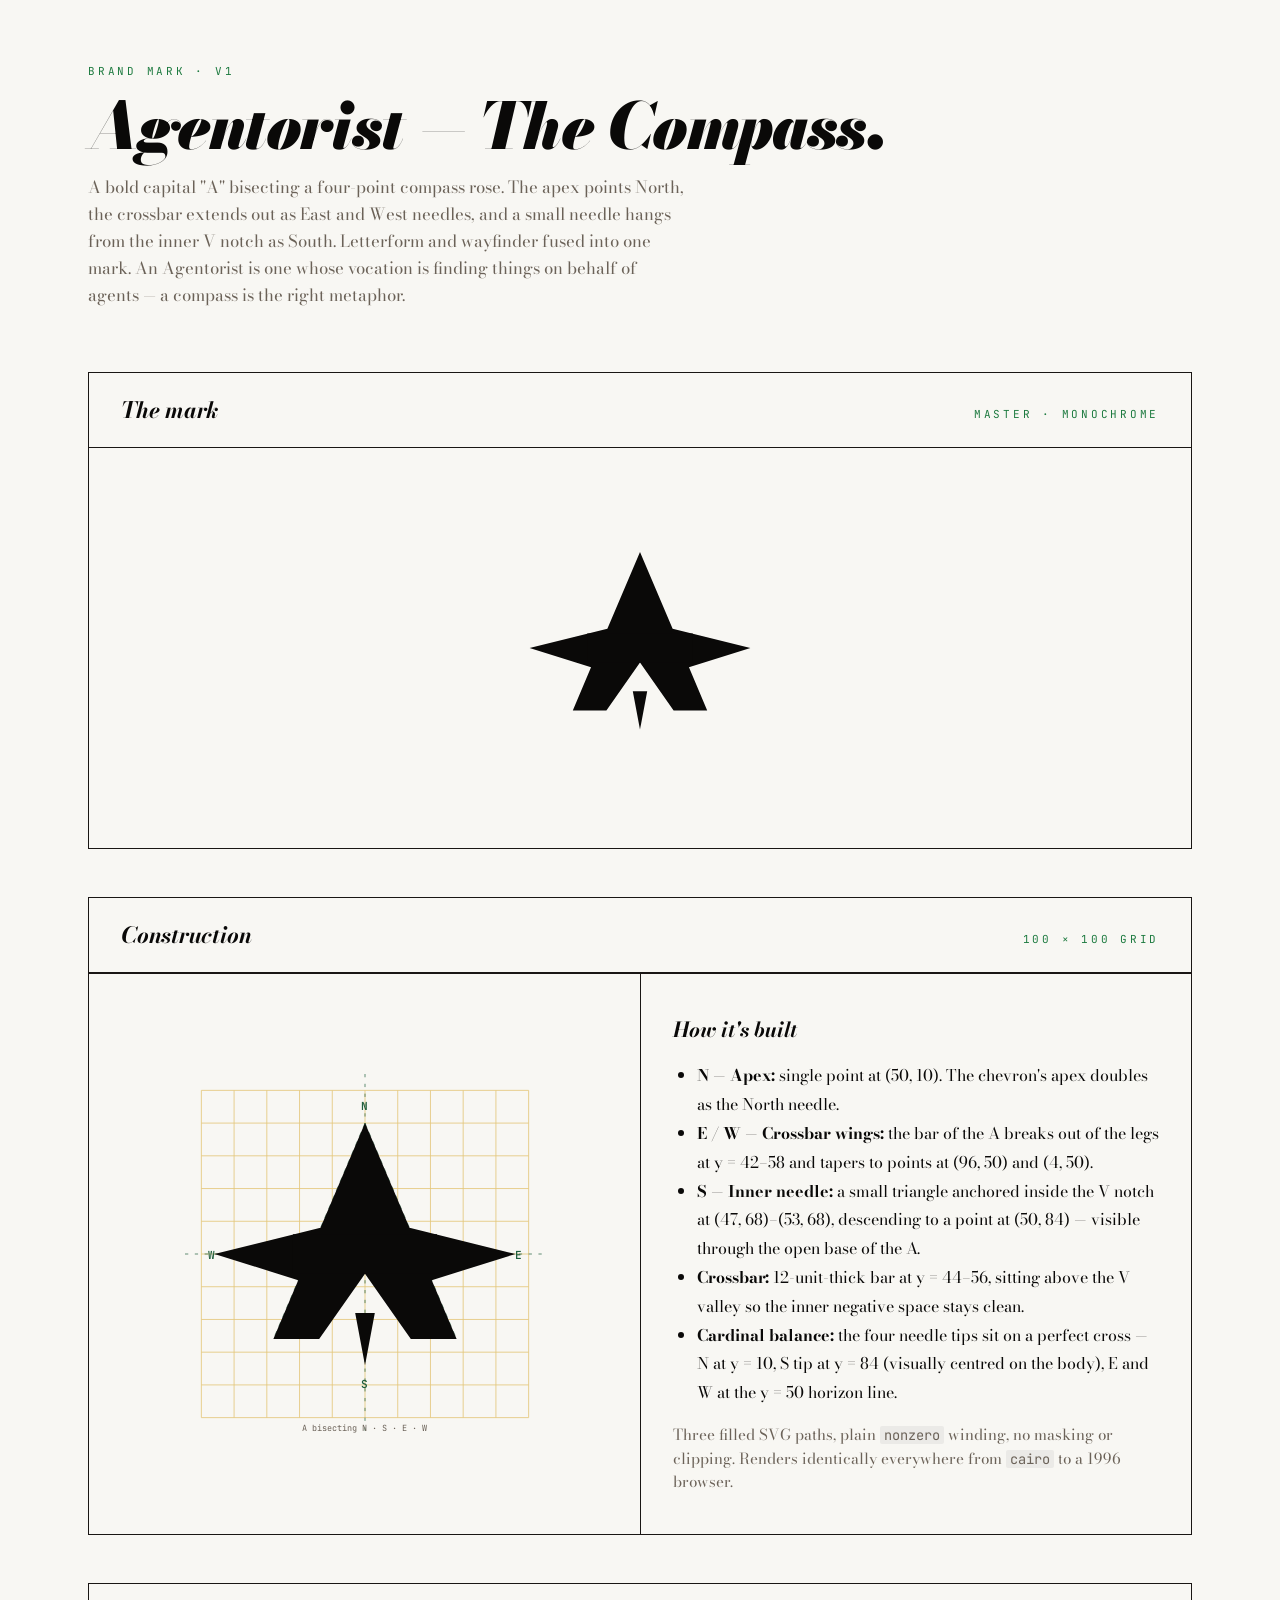
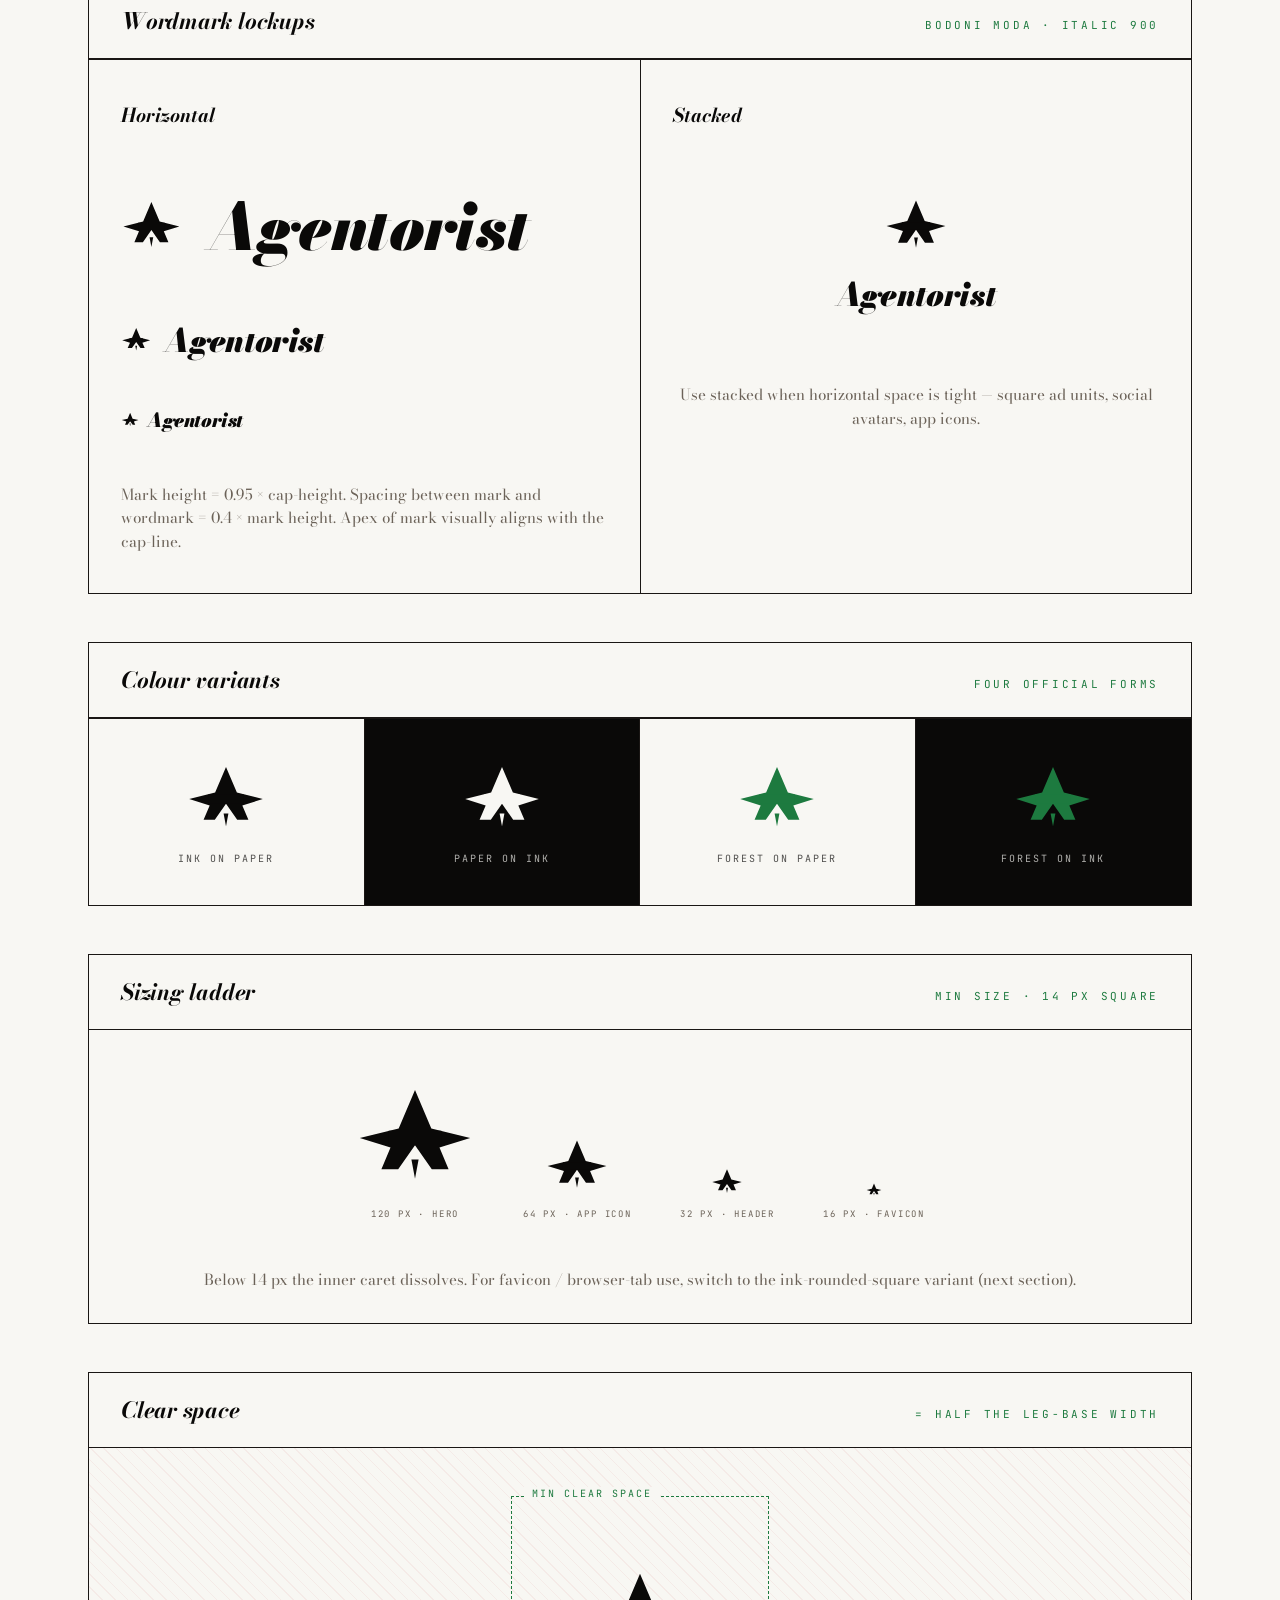
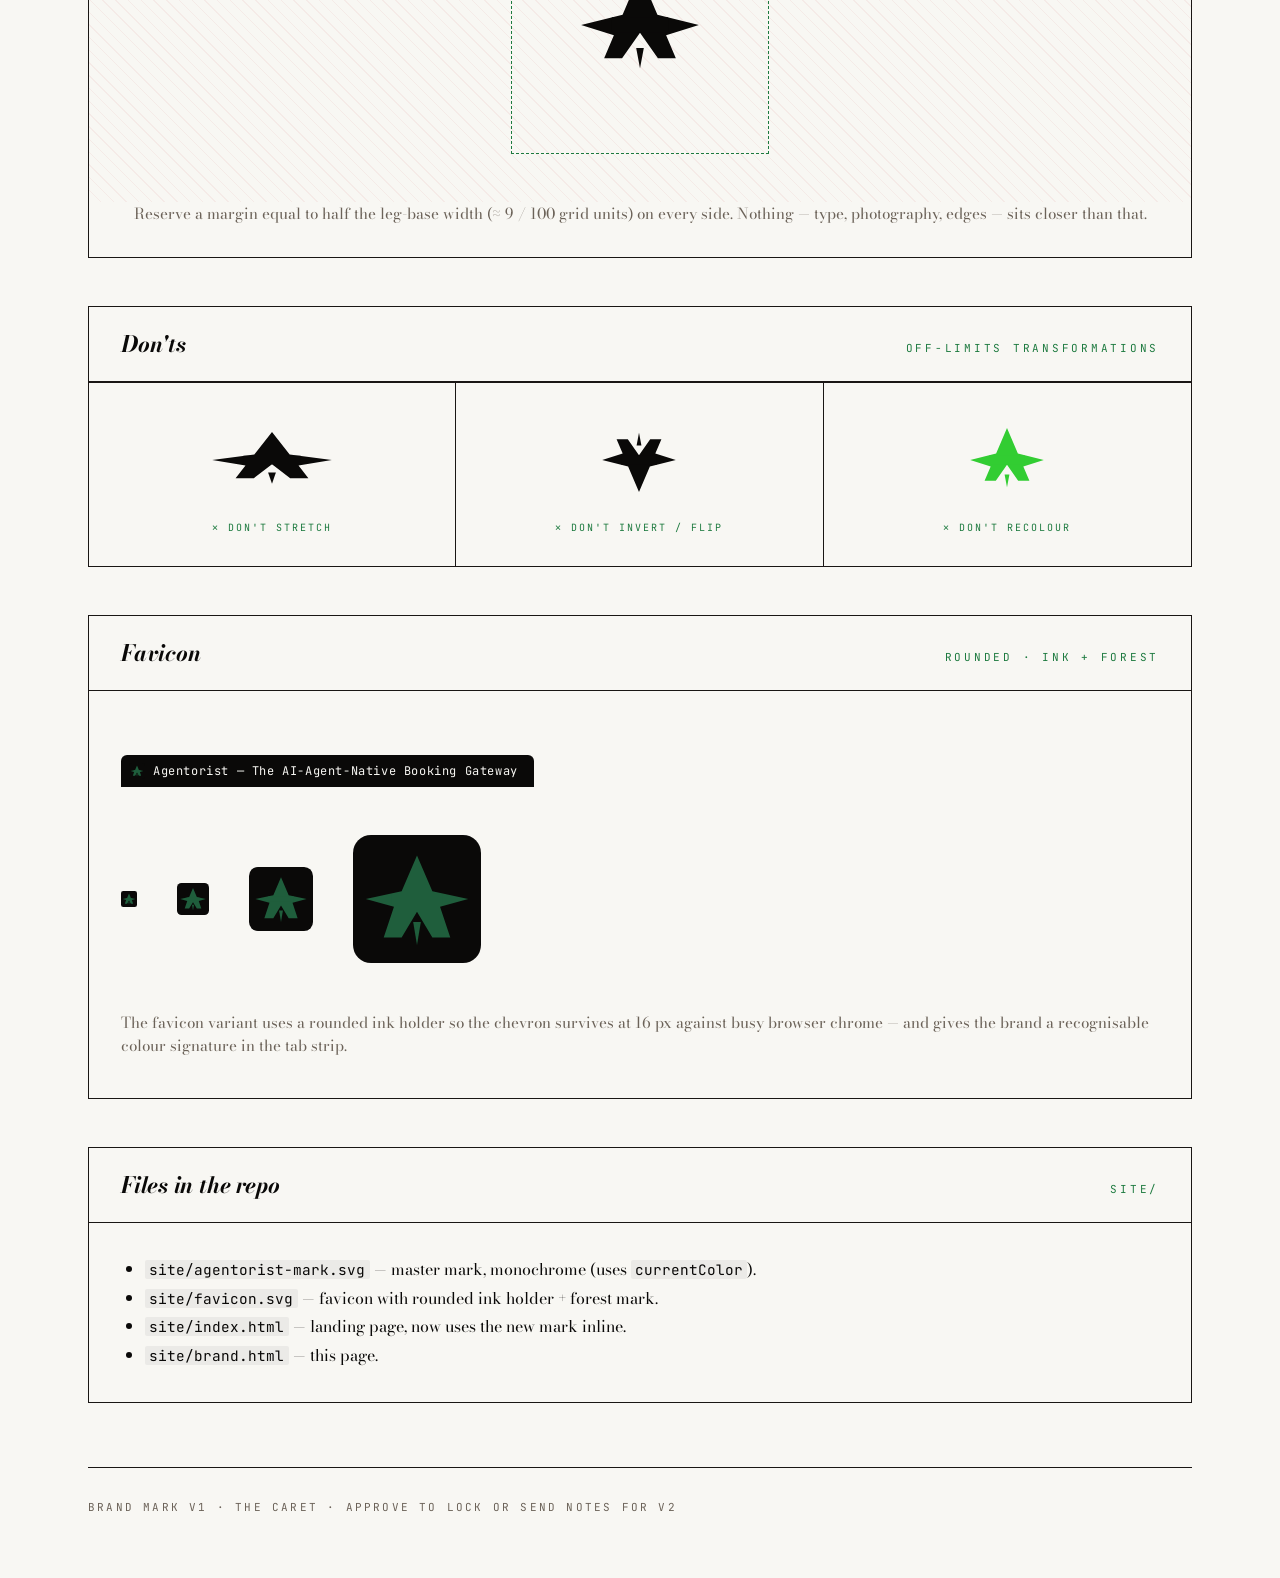
<file: brand.html>
<!DOCTYPE html>
<html lang="en">
<head>
<meta charset="UTF-8">
<meta name="viewport" content="width=device-width, initial-scale=1.0">
<title>Agentorist — Brand Mark v1</title>
<link rel="icon" type="image/svg+xml" href="favicon.svg">
<link rel="preconnect" href="https://fonts.googleapis.com">
<link rel="preconnect" href="https://fonts.gstatic.com" crossorigin>
<link href="https://fonts.googleapis.com/css2?family=Bodoni+Moda:ital,opsz,wght@0,6..96,400;0,6..96,700;0,6..96,900;1,6..96,400&family=JetBrains+Mono:wght@400;600&display=swap" rel="stylesheet">
<style>
  :root {
    --ink: #0a0908;
    --paper: #f8f7f3;          /* less off-white, between cream and pure white */
    --forest: #1d7a3f;         /* primary brand accent — brighter forest */
    --gold: #d4a017;
    --line: #1a1614;
    --muted: #6b6258;
  }
  * { box-sizing: border-box; margin: 0; padding: 0; }
  body {
    background: var(--paper);
    color: var(--ink);
    font-family: 'Bodoni Moda', serif;
    padding: 4rem 3rem;
    max-width: 1200px;
    margin: 0 auto;
  }
  .label {
    font-family: 'JetBrains Mono', monospace;
    font-size: 11px;
    letter-spacing: 0.25em;
    text-transform: uppercase;
    color: var(--forest);
  }
  h1 {
    font-style: italic;
    font-weight: 900;
    font-size: clamp(2.5rem, 5vw, 4rem);
    letter-spacing: -0.03em;
    line-height: 1;
    margin: 1rem 0 1rem;
  }
  .intro {
    max-width: 60ch;
    color: var(--muted);
    margin-bottom: 4rem;
    font-size: 1.05rem;
    line-height: 1.6;
  }

  section {
    border: 1px solid var(--line);
    margin-bottom: 3rem;
    background: var(--paper);
  }
  .section-head {
    padding: 1.25rem 2rem;
    border-bottom: 1px solid var(--line);
    display: flex;
    justify-content: space-between;
    align-items: baseline;
    flex-wrap: wrap;
    gap: 1rem;
  }
  .section-head h2 {
    font-style: italic;
    font-weight: 700;
    font-size: 1.4rem;
    letter-spacing: -0.01em;
  }
  .grid-2 {
    display: grid;
    grid-template-columns: 1fr 1fr;
    gap: 0;
  }
  .grid-2 > div { padding: 2.5rem 2rem; }
  .grid-2 > div + div { border-left: 1px solid var(--line); }

  /* Hero mark */
  .hero-mark {
    display: flex;
    align-items: center;
    justify-content: center;
    padding: 5rem 2rem;
    background: var(--paper);
  }
  .hero-mark svg { width: 240px; height: 240px; color: var(--ink); }

  /* Construction grid */
  .construction {
    display: flex;
    align-items: center;
    justify-content: center;
    padding: 2rem;
  }
  .construction svg { width: 360px; height: 360px; max-width: 100%; }

  /* Lockups */
  .lockup-row {
    display: flex;
    flex-direction: column;
    gap: 2.5rem;
    padding: 2rem 0;
  }
  .lockup {
    display: flex;
    align-items: center;
    gap: 0.4em;
    font-style: italic;
    font-weight: 900;
    letter-spacing: -0.02em;
    color: var(--ink);
  }
  .lockup-large { font-size: 4rem; }
  .lockup-medium { font-size: 2rem; }
  .lockup-small  { font-size: 1.2rem; }
  .lockup svg { color: currentColor; flex-shrink: 0; }

  .lockup-stacked {
    display: inline-flex;
    flex-direction: column;
    align-items: center;
    gap: 0.4em;
    font-style: italic;
    font-weight: 900;
    letter-spacing: -0.02em;
  }
  .lockup-stacked svg { color: currentColor; }

  /* Color variants */
  .swatch-row {
    display: grid;
    grid-template-columns: repeat(4, 1fr);
    gap: 0;
  }
  .swatch {
    padding: 2.5rem 1rem;
    text-align: center;
    border-right: 1px solid var(--line);
    display: flex;
    flex-direction: column;
    align-items: center;
    gap: 0.8rem;
  }
  .swatch:last-child { border-right: none; }
  .swatch.on-paper { background: var(--paper); }
  .swatch.on-paper svg { color: var(--ink); }
  .swatch.on-ink { background: var(--ink); color: var(--paper); }
  .swatch.on-ink svg { color: var(--paper); }
  .swatch.crimson { background: var(--paper); }
  .swatch.crimson svg { color: var(--forest); }
  .swatch.crimson-on-ink { background: var(--ink); color: var(--paper); }
  .swatch.crimson-on-ink svg { color: var(--forest); }
  .swatch svg { width: 80px; height: 80px; }
  .swatch .name {
    font-family: 'JetBrains Mono', monospace;
    font-size: 10px;
    letter-spacing: 0.2em;
    text-transform: uppercase;
    opacity: 0.7;
  }

  /* Sizing */
  .size-ladder {
    display: flex;
    align-items: flex-end;
    justify-content: center;
    gap: 3rem;
    padding: 3rem 1rem;
    flex-wrap: wrap;
  }
  .size-step { text-align: center; color: var(--ink); }
  .size-step svg { color: currentColor; display: block; margin: 0 auto 0.6rem; }
  .size-step .meta {
    font-family: 'JetBrains Mono', monospace;
    font-size: 9px;
    letter-spacing: 0.2em;
    text-transform: uppercase;
    color: var(--muted);
  }

  /* Clear space */
  .clear-space {
    display: flex;
    align-items: center;
    justify-content: center;
    padding: 3rem;
    background: repeating-linear-gradient(45deg, transparent 0 8px, rgba(193,39,45,0.06) 8px 9px);
  }
  .clear-space-inner {
    position: relative;
    padding: 64px;
    border: 1px dashed var(--forest);
  }
  .clear-space-inner svg { width: 128px; height: 128px; color: var(--ink); display: block; }
  .clear-space-tag {
    position: absolute;
    top: -10px;
    left: 12px;
    background: var(--paper);
    padding: 0 0.5rem;
    font-family: 'JetBrains Mono', monospace;
    font-size: 10px;
    letter-spacing: 0.2em;
    text-transform: uppercase;
    color: var(--forest);
  }

  /* Don'ts */
  .donts {
    display: grid;
    grid-template-columns: repeat(3, 1fr);
    gap: 0;
  }
  .dont {
    padding: 2rem 1.5rem;
    border-right: 1px solid var(--line);
    text-align: center;
  }
  .dont:last-child { border-right: none; }
  .dont .demo {
    height: 90px;
    display: flex;
    align-items: center;
    justify-content: center;
    margin-bottom: 1rem;
  }
  .dont .demo svg { width: 80px; height: 80px; color: var(--ink); }
  .dont .caption {
    font-family: 'JetBrains Mono', monospace;
    font-size: 10px;
    letter-spacing: 0.2em;
    text-transform: uppercase;
    color: var(--forest);
  }
  .dont .caption::before { content: '✕  '; }

  .favicon-row {
    display: flex;
    gap: 1rem;
    align-items: center;
    flex-wrap: wrap;
    padding: 1.5rem 0;
  }
  .browser-tab {
    display: inline-flex;
    align-items: center;
    gap: 0.5rem;
    padding: 0.5rem 1rem 0.5rem 0.5rem;
    background: var(--ink);
    color: var(--paper);
    border-radius: 6px 6px 0 0;
    font-family: 'JetBrains Mono', monospace;
    font-size: 12px;
    letter-spacing: 0.05em;
  }
  .browser-tab img { width: 16px; height: 16px; }

  p { line-height: 1.55; }
  ul { padding-left: 1.5rem; line-height: 1.8; }
  code { font-family: 'JetBrains Mono', monospace; font-size: 0.9em; background: rgba(0,0,0,0.05); padding: 0 0.3em; border-radius: 2px; }

  @media (max-width: 800px) {
    body { padding: 2rem 1.5rem; }
    .grid-2 { grid-template-columns: 1fr; }
    .grid-2 > div + div { border-left: none; border-top: 1px solid var(--line); }
    .swatch-row { grid-template-columns: 1fr 1fr; }
    .donts { grid-template-columns: 1fr; }
    .lockup-large { font-size: 2.4rem; }
  }
</style>
</head>
<body>

<!-- Reusable mark -->
<svg width="0" height="0" style="position:absolute" aria-hidden="true">
  <symbol id="agt-mark" viewBox="0 0 100 100">
    <path fill="currentColor" d="M 50 10 L 63.6 42 L 96 50 L 70.4 58 L 78 76 L 64 76 L 50 56 L 36 76 L 22 76 L 29.6 58 L 4 50 L 36.4 42 Z"/>
    <path fill="currentColor" d="M 28 44 L 72 44 L 72 56 L 28 56 Z"/>
    <path fill="currentColor" d="M 47 68 L 53 68 L 50 84 Z"/>
  </symbol>
</svg>

<div class="label">Brand Mark · v1</div>
<h1>Agentorist — <em>The Compass.</em></h1>
<p class="intro">
  A bold capital "A" bisecting a four-point compass rose. The apex points North, the crossbar extends out as East and West needles, and a small needle hangs from the inner V notch as South. Letterform and wayfinder fused into one mark. An Agentorist is one whose vocation is finding things on behalf of agents — a compass is the right metaphor.
</p>

<!-- HERO -->
<section>
  <div class="section-head">
    <h2>The mark</h2>
    <span class="label">Master · monochrome</span>
  </div>
  <div class="hero-mark">
    <svg viewBox="0 0 100 100" aria-label="Agentorist mark"><use href="#agt-mark"/></svg>
  </div>
</section>

<!-- CONSTRUCTION -->
<section>
  <div class="section-head">
    <h2>Construction</h2>
    <span class="label">100 × 100 grid</span>
  </div>
  <div class="grid-2" style="border-top: 1px solid var(--line);">
    <div class="construction">
      <svg viewBox="-5 -5 110 110" aria-hidden="true">
        <!-- Grid -->
        <g stroke="#d4a017" stroke-width="0.25" opacity="0.55">
          <path d="M 0 0 H 100 M 0 10 H 100 M 0 20 H 100 M 0 30 H 100 M 0 40 H 100 M 0 50 H 100 M 0 60 H 100 M 0 70 H 100 M 0 80 H 100 M 0 90 H 100 M 0 100 H 100"/>
          <path d="M 0 0 V 100 M 10 0 V 100 M 20 0 V 100 M 30 0 V 100 M 40 0 V 100 M 50 0 V 100 M 60 0 V 100 M 70 0 V 100 M 80 0 V 100 M 90 0 V 100 M 100 0 V 100"/>
        </g>
        <!-- Cardinal axes -->
        <line x1="50" y1="-5" x2="50" y2="105" stroke="#1f5e3c" stroke-width="0.3" stroke-dasharray="1 2" opacity="0.7"/>
        <line x1="-5" y1="50" x2="105" y2="50" stroke="#1f5e3c" stroke-width="0.3" stroke-dasharray="1 2" opacity="0.7"/>
        <!-- Outer leg construction lines -->
        <line x1="50" y1="10" x2="78" y2="76" stroke="#1f5e3c" stroke-width="0.3" stroke-dasharray="1.5 1.5" opacity="0.6"/>
        <line x1="50" y1="10" x2="22" y2="76" stroke="#1f5e3c" stroke-width="0.3" stroke-dasharray="1.5 1.5" opacity="0.6"/>
        <!-- The mark -->
        <path fill="#0a0908" d="M 50 10 L 63.6 42 L 96 50 L 70.4 58 L 78 76 L 64 76 L 50 56 L 36 76 L 22 76 L 29.6 58 L 4 50 L 36.4 42 Z"/>
        <path fill="#0a0908" d="M 28 44 L 72 44 L 72 56 L 28 56 Z"/>
        <path fill="#0a0908" d="M 47 68 L 53 68 L 50 84 Z"/>
        <!-- Cardinal labels -->
        <g font-family="JetBrains Mono, monospace" font-size="3.4" fill="#1f5e3c" font-weight="600">
          <text x="50" y="6"   text-anchor="middle">N</text>
          <text x="98" y="51.5" text-anchor="end">E</text>
          <text x="50" y="91"  text-anchor="middle">S</text>
          <text x="2"  y="51.5" text-anchor="start">W</text>
        </g>
        <g font-family="JetBrains Mono, monospace" font-size="2.6" fill="#6b6258">
          <text x="50" y="104" text-anchor="middle">A bisecting N · S · E · W</text>
        </g>
      </svg>
    </div>
    <div>
      <h3 style="font-style: italic; font-size: 1.3rem; margin-bottom: 1rem;">How it's built</h3>
      <ul>
        <li><strong>N — Apex:</strong> single point at (50, 10). The chevron's apex doubles as the North needle.</li>
        <li><strong>E / W — Crossbar wings:</strong> the bar of the A breaks out of the legs at y = 42–58 and tapers to points at (96, 50) and (4, 50).</li>
        <li><strong>S — Inner needle:</strong> a small triangle anchored inside the V notch at (47, 68)–(53, 68), descending to a point at (50, 84) — visible through the open base of the A.</li>
        <li><strong>Crossbar:</strong> 12-unit-thick bar at y = 44–56, sitting above the V valley so the inner negative space stays clean.</li>
        <li><strong>Cardinal balance:</strong> the four needle tips sit on a perfect cross — N at y = 10, S tip at y = 84 (visually centred on the body), E and W at the y = 50 horizon line.</li>
      </ul>
      <p style="margin-top: 1rem; color: var(--muted); font-size: 0.95rem;">
        Three filled SVG paths, plain <code>nonzero</code> winding, no masking or clipping. Renders identically everywhere from <code>cairo</code> to a 1996 browser.
      </p>
    </div>
  </div>
</section>

<!-- WORDMARK -->
<section>
  <div class="section-head">
    <h2>Wordmark lockups</h2>
    <span class="label">Bodoni Moda · Italic 900</span>
  </div>
  <div class="grid-2" style="border-top: 1px solid var(--line);">
    <div>
      <h3 style="font-style:italic; font-size: 1.2rem; margin-bottom: 1rem;">Horizontal</h3>
      <div class="lockup-row">
        <div class="lockup lockup-large">
          <svg width="0.95em" height="0.95em" viewBox="0 0 100 100"><use href="#agt-mark"/></svg>
          <span>Agentorist</span>
        </div>
        <div class="lockup lockup-medium">
          <svg width="0.95em" height="0.95em" viewBox="0 0 100 100"><use href="#agt-mark"/></svg>
          <span>Agentorist</span>
        </div>
        <div class="lockup lockup-small">
          <svg width="0.95em" height="0.95em" viewBox="0 0 100 100"><use href="#agt-mark"/></svg>
          <span>Agentorist</span>
        </div>
      </div>
      <p style="color: var(--muted); font-size: 0.95rem; margin-top: 1rem;">
        Mark height = 0.95 × cap-height. Spacing between mark and wordmark = 0.4 × mark height. Apex of mark visually aligns with the cap-line.
      </p>
    </div>
    <div>
      <h3 style="font-style:italic; font-size: 1.2rem; margin-bottom: 1rem;">Stacked</h3>
      <div style="display: flex; align-items: center; justify-content: center; padding: 3rem 0;">
        <div class="lockup-stacked" style="font-size: 2rem; color: var(--ink);">
          <svg width="2em" height="2em" viewBox="0 0 100 100"><use href="#agt-mark"/></svg>
          <span>Agentorist</span>
        </div>
      </div>
      <p style="color: var(--muted); font-size: 0.95rem; margin-top: 1rem; text-align: center;">
        Use stacked when horizontal space is tight — square ad units, social avatars, app icons.
      </p>
    </div>
  </div>
</section>

<!-- COLOR -->
<section>
  <div class="section-head">
    <h2>Colour variants</h2>
    <span class="label">Four official forms</span>
  </div>
  <div class="swatch-row" style="border-top: 1px solid var(--line);">
    <div class="swatch on-paper">
      <svg viewBox="0 0 100 100"><use href="#agt-mark"/></svg>
      <span class="name">Ink on paper</span>
    </div>
    <div class="swatch on-ink">
      <svg viewBox="0 0 100 100"><use href="#agt-mark"/></svg>
      <span class="name">Paper on ink</span>
    </div>
    <div class="swatch crimson">
      <svg viewBox="0 0 100 100"><use href="#agt-mark"/></svg>
      <span class="name">Forest on paper</span>
    </div>
    <div class="swatch crimson-on-ink">
      <svg viewBox="0 0 100 100"><use href="#agt-mark"/></svg>
      <span class="name">Forest on ink</span>
    </div>
  </div>
</section>

<!-- SIZING -->
<section>
  <div class="section-head">
    <h2>Sizing ladder</h2>
    <span class="label">Min size · 14 px square</span>
  </div>
  <div class="size-ladder">
    <div class="size-step">
      <svg width="120" height="120" viewBox="0 0 100 100"><use href="#agt-mark"/></svg>
      <div class="meta">120 px · Hero</div>
    </div>
    <div class="size-step">
      <svg width="64" height="64" viewBox="0 0 100 100"><use href="#agt-mark"/></svg>
      <div class="meta">64 px · App icon</div>
    </div>
    <div class="size-step">
      <svg width="32" height="32" viewBox="0 0 100 100"><use href="#agt-mark"/></svg>
      <div class="meta">32 px · Header</div>
    </div>
    <div class="size-step">
      <svg width="16" height="16" viewBox="0 0 100 100"><use href="#agt-mark"/></svg>
      <div class="meta">16 px · Favicon</div>
    </div>
  </div>
  <div style="padding: 0 2rem 2rem; color: var(--muted); font-size: 0.95rem; text-align: center;">
    Below 14 px the inner caret dissolves. For favicon / browser-tab use, switch to the ink-rounded-square variant (next section).
  </div>
</section>

<!-- CLEAR SPACE -->
<section>
  <div class="section-head">
    <h2>Clear space</h2>
    <span class="label">= half the leg-base width</span>
  </div>
  <div class="clear-space">
    <div class="clear-space-inner">
      <span class="clear-space-tag">Min clear space</span>
      <svg viewBox="0 0 100 100"><use href="#agt-mark"/></svg>
    </div>
  </div>
  <div style="padding: 0 2rem 2rem; color: var(--muted); font-size: 0.95rem; text-align: center;">
    Reserve a margin equal to half the leg-base width (≈ 9 / 100 grid units) on every side. Nothing — type, photography, edges — sits closer than that.
  </div>
</section>

<!-- DON'TS -->
<section>
  <div class="section-head">
    <h2>Don'ts</h2>
    <span class="label">Off-limits transformations</span>
  </div>
  <div class="donts" style="border-top: 1px solid var(--line);">
    <div class="dont">
      <div class="demo">
        <svg viewBox="0 0 100 100" preserveAspectRatio="none" style="width: 130px; height: 70px;"><use href="#agt-mark"/></svg>
      </div>
      <div class="caption">Don't stretch</div>
    </div>
    <div class="dont">
      <div class="demo">
        <svg viewBox="0 0 100 100" style="transform: rotate(180deg);"><use href="#agt-mark"/></svg>
      </div>
      <div class="caption">Don't invert / flip</div>
    </div>
    <div class="dont">
      <div class="demo">
        <svg viewBox="0 0 100 100" style="color: limegreen;"><use href="#agt-mark"/></svg>
      </div>
      <div class="caption">Don't recolour</div>
    </div>
  </div>
</section>

<!-- FAVICON -->
<section>
  <div class="section-head">
    <h2>Favicon</h2>
    <span class="label">Rounded · ink + forest</span>
  </div>
  <div style="padding: 2.5rem 2rem;">
    <div class="favicon-row">
      <span class="browser-tab">
        <img src="favicon.svg" alt="">
        <span>Agentorist — The AI-Agent-Native Booking Gateway</span>
      </span>
    </div>
    <div class="favicon-row" style="gap: 2.5rem; align-items: center;">
      <img src="favicon.svg" alt="" width="16" height="16">
      <img src="favicon.svg" alt="" width="32" height="32">
      <img src="favicon.svg" alt="" width="64" height="64">
      <img src="favicon.svg" alt="" width="128" height="128">
    </div>
    <p style="margin-top: 1.5rem; color: var(--muted); font-size: 0.95rem;">
      The favicon variant uses a rounded ink holder so the chevron survives at 16&nbsp;px against busy browser chrome — and gives the brand a recognisable colour signature in the tab strip.
    </p>
  </div>
</section>

<!-- FILES -->
<section>
  <div class="section-head">
    <h2>Files in the repo</h2>
    <span class="label">site/</span>
  </div>
  <div style="padding: 2rem;">
    <ul>
      <li><code>site/agentorist-mark.svg</code> — master mark, monochrome (uses <code>currentColor</code>).</li>
      <li><code>site/favicon.svg</code> — favicon with rounded ink holder + forest mark.</li>
      <li><code>site/index.html</code> — landing page, now uses the new mark inline.</li>
      <li><code>site/brand.html</code> — this page.</li>
    </ul>
  </div>
</section>

<div style="margin-top: 4rem; padding-top: 2rem; border-top: 1px solid var(--line); color: var(--muted); font-family: 'JetBrains Mono', monospace; font-size: 11px; letter-spacing: 0.2em; text-transform: uppercase;">
  Brand mark v1 · The Caret · approve to lock or send notes for v2
</div>

</body>
</html>
</file>
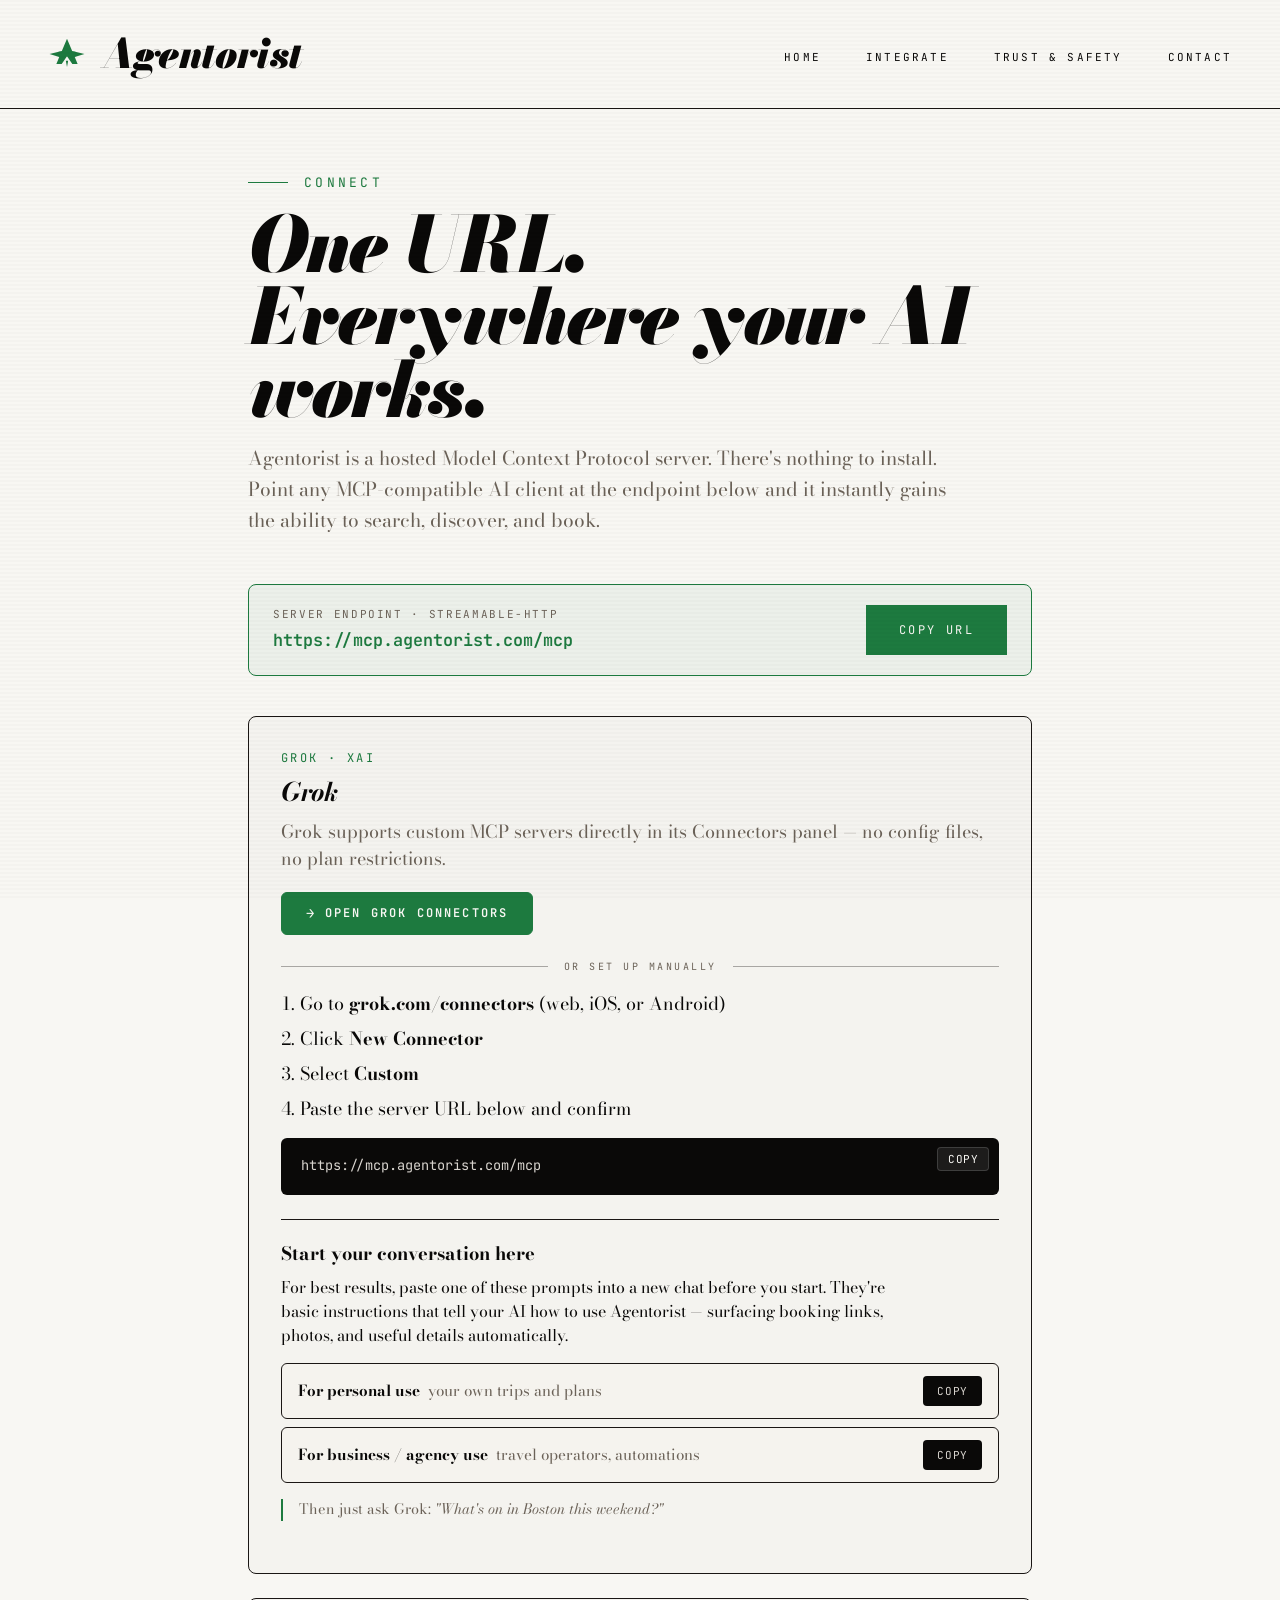
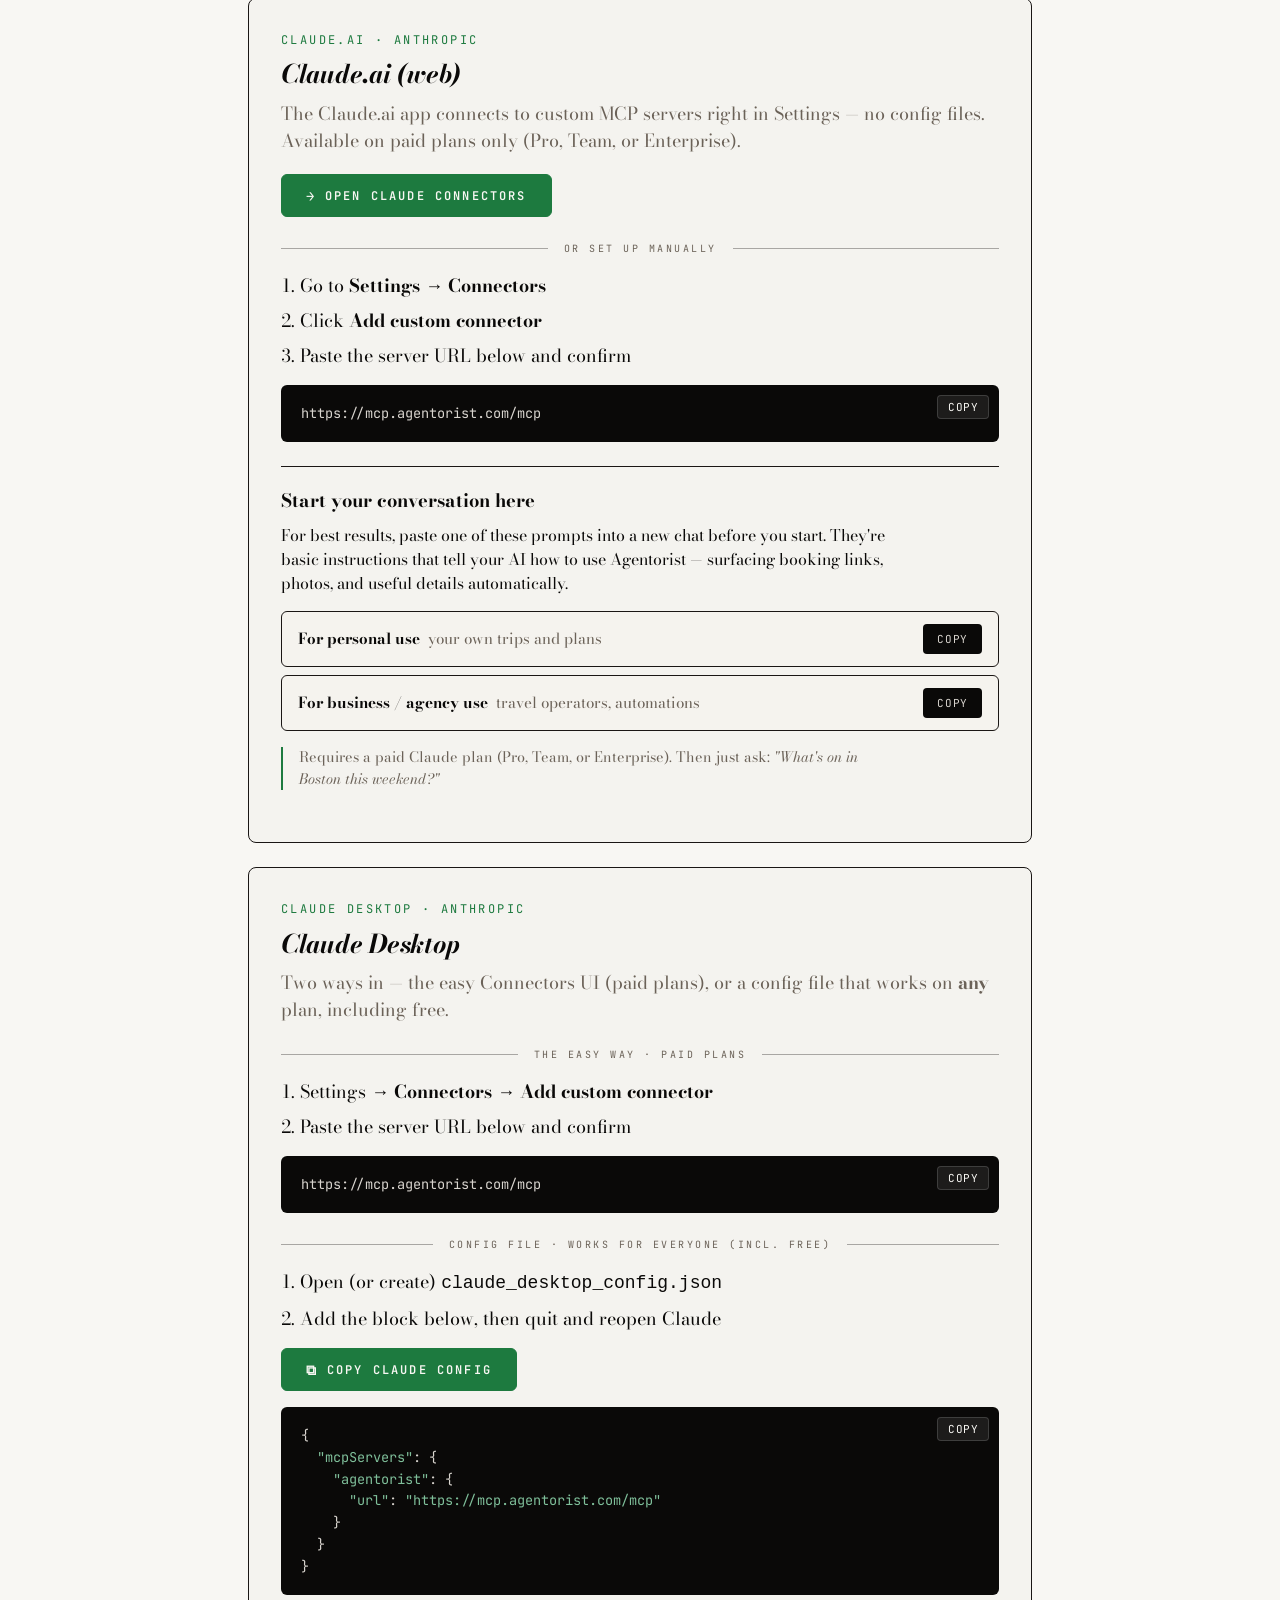
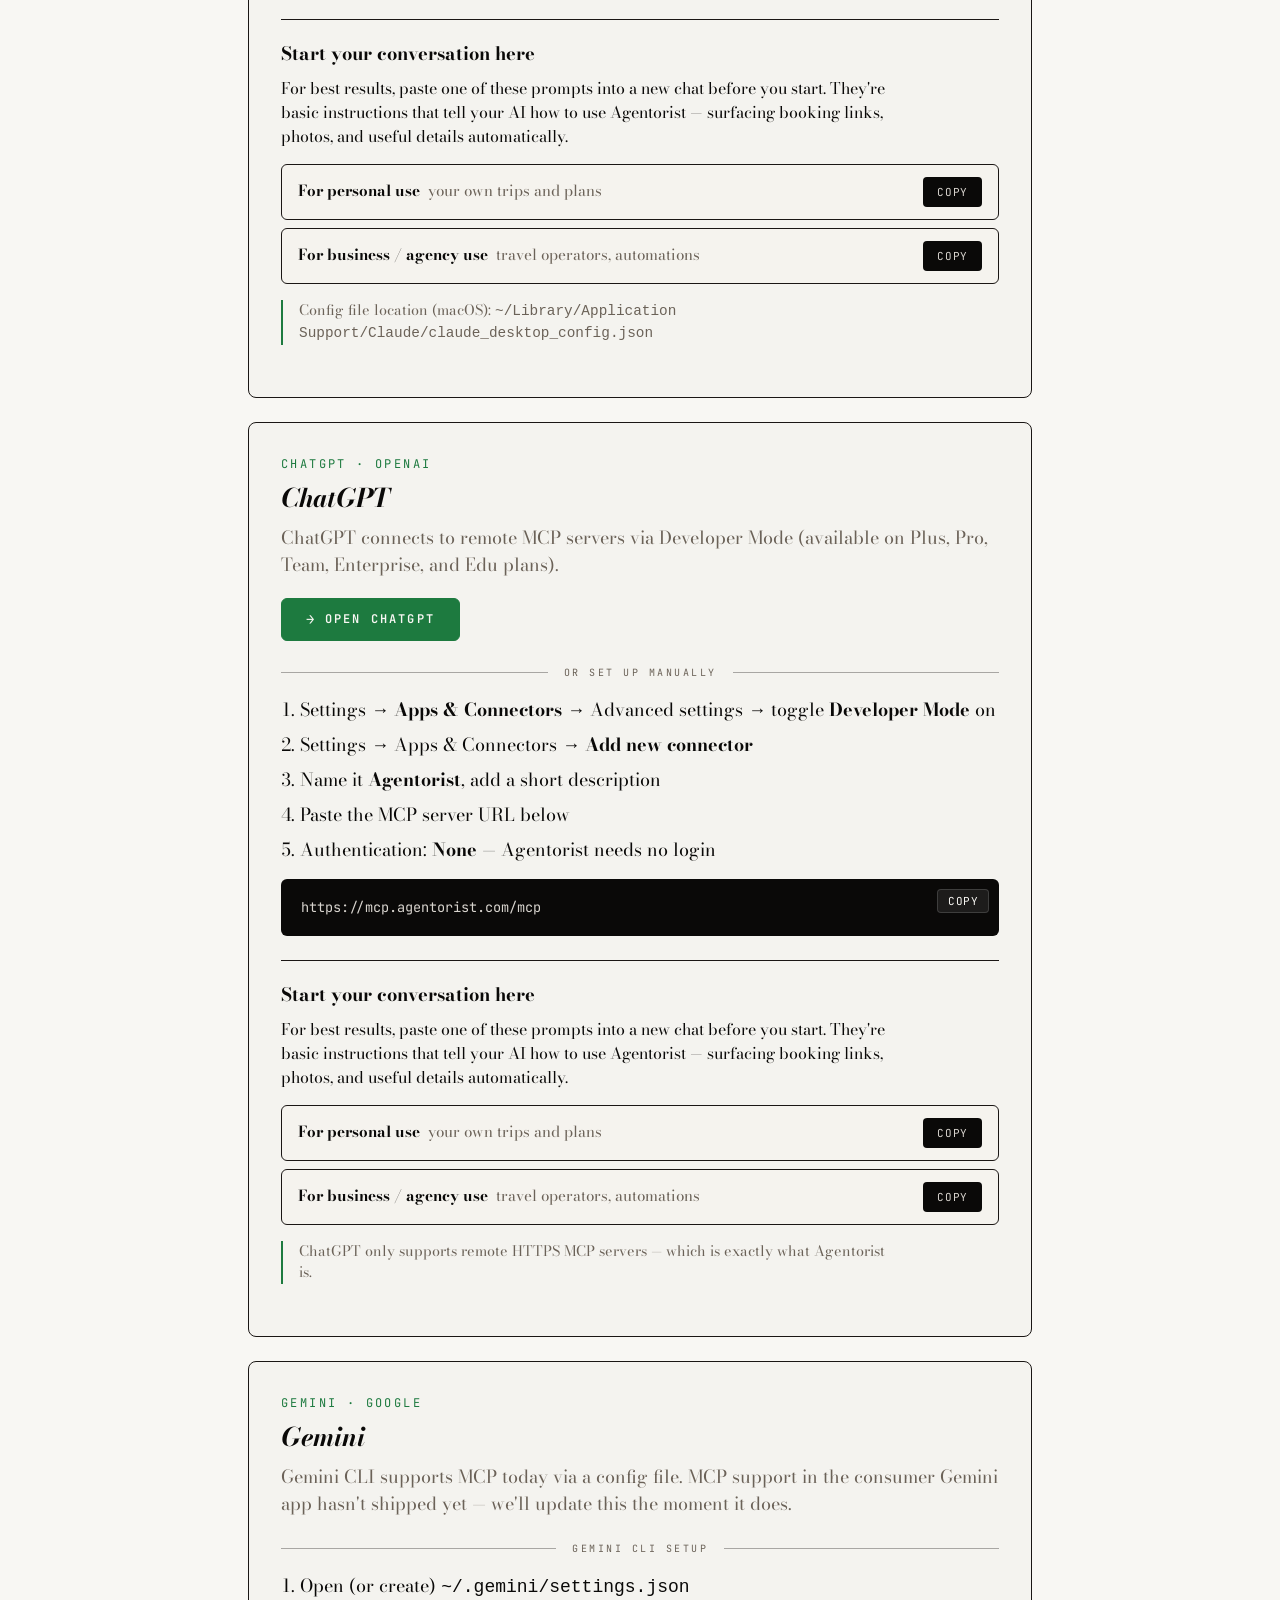
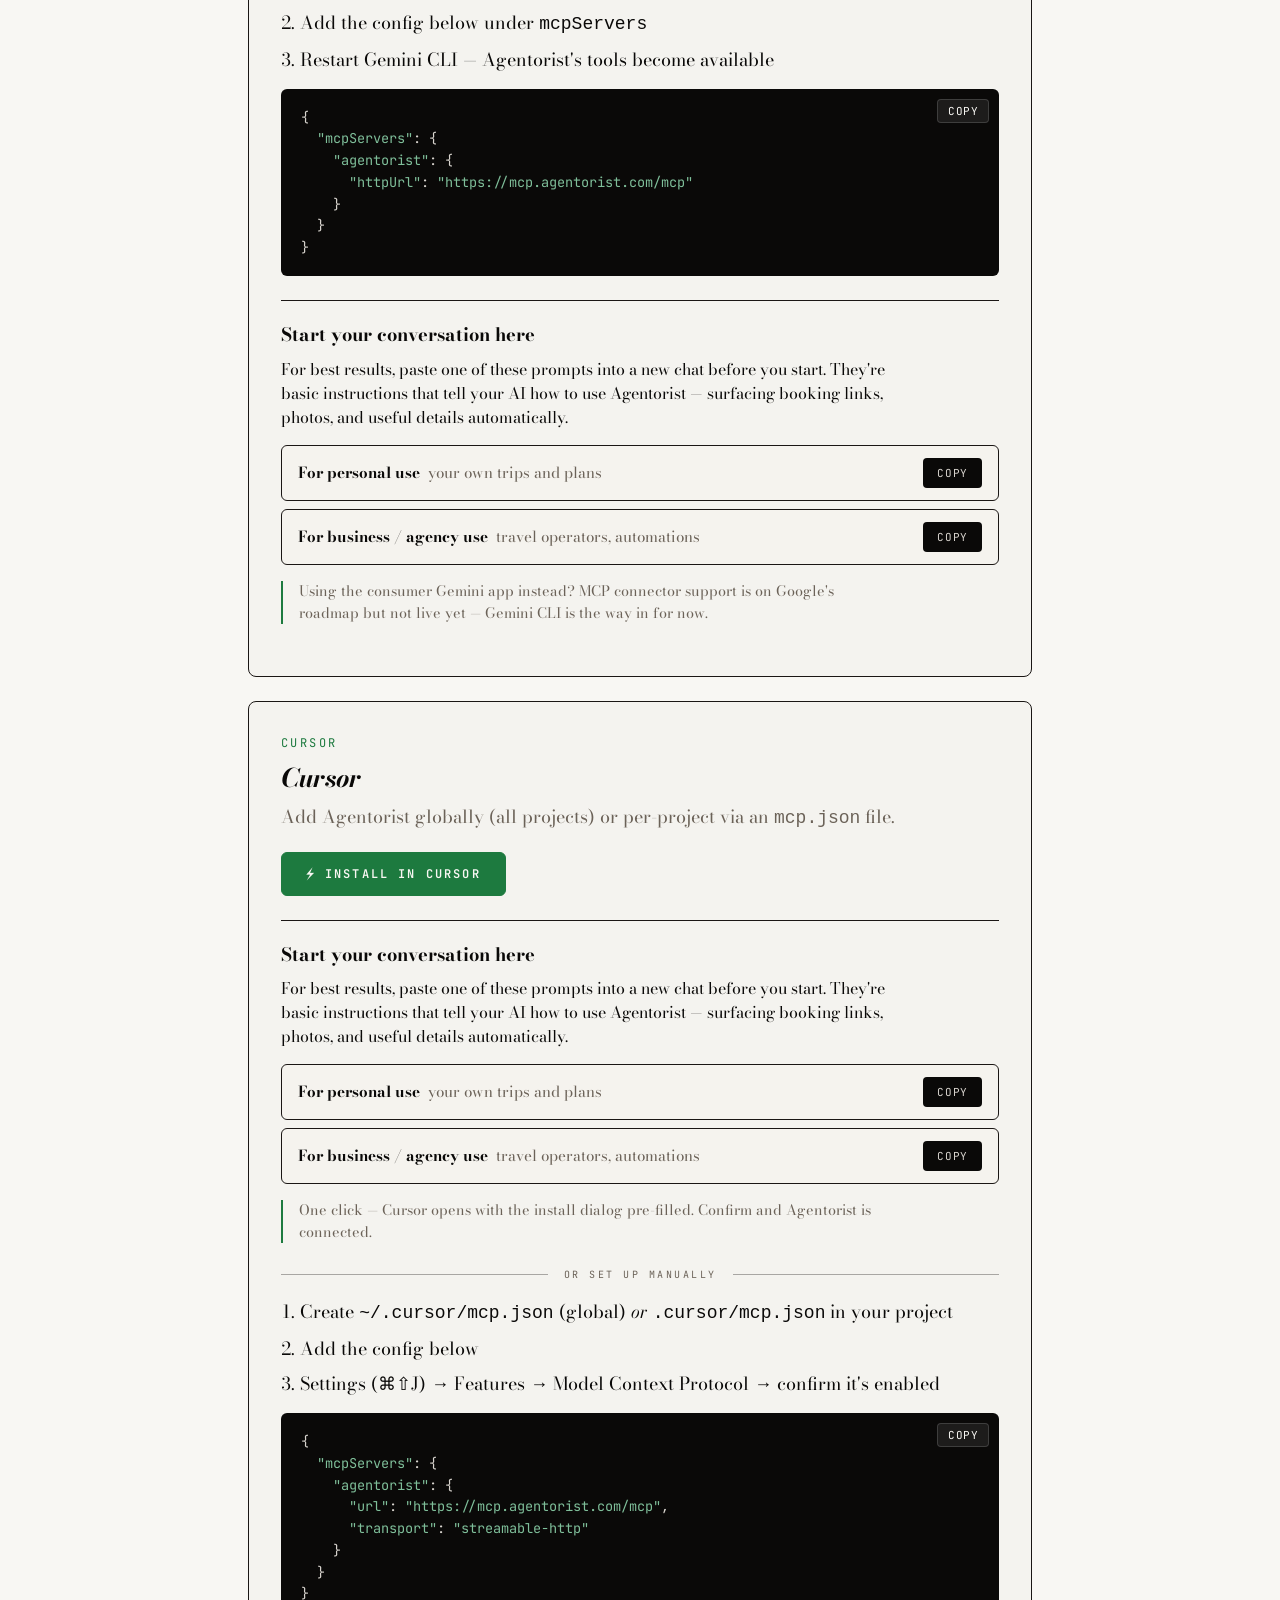
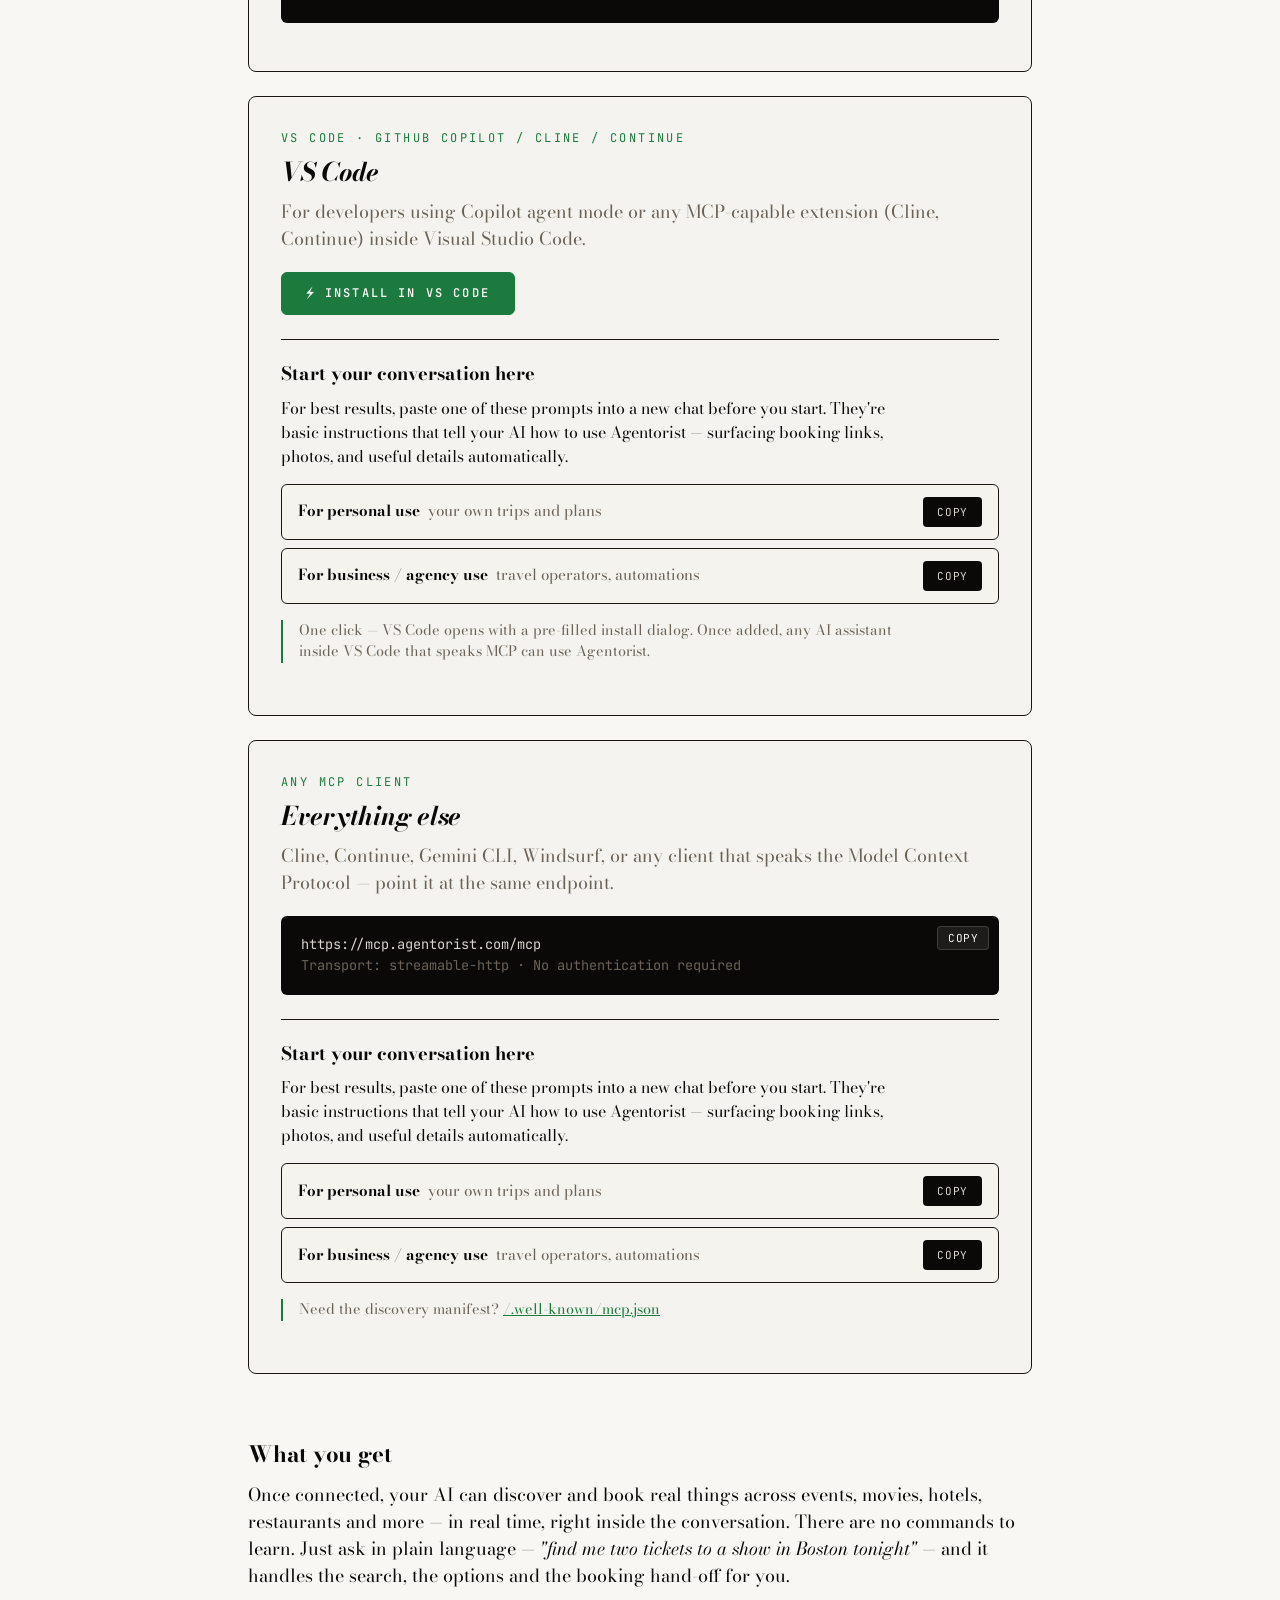
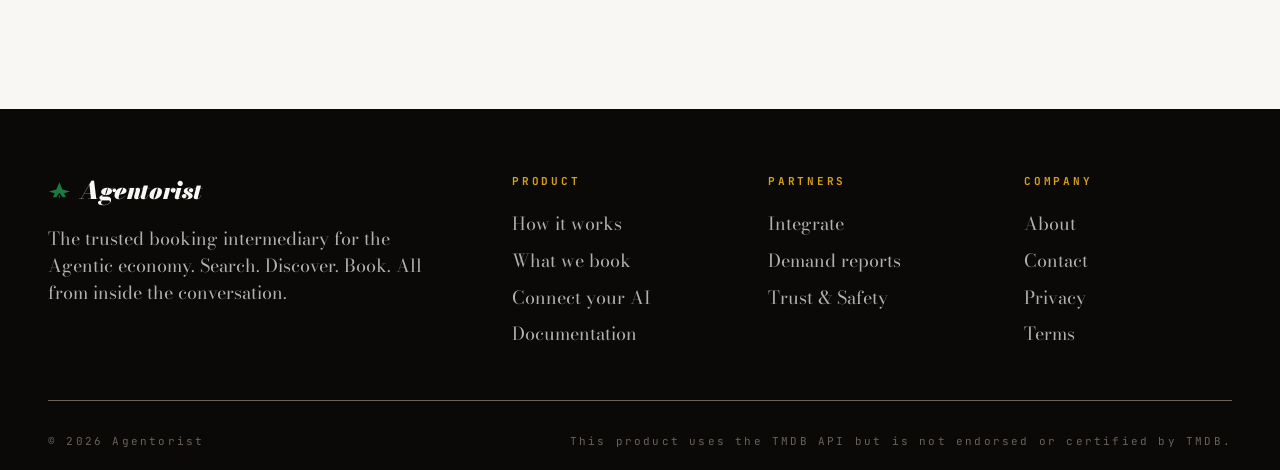
<file: connect.html>
<!DOCTYPE html>
<html lang="en">
<head>
<meta charset="UTF-8">
<meta name="viewport" content="width=device-width, initial-scale=1.0">
<title>Connect — Agentorist</title>
<meta name="description" content="How to connect Agentorist to Grok, Claude, ChatGPT, Gemini, Cursor, VS Code, or any MCP client. One-click install where supported. One URL.">
<link rel="icon" type="image/svg+xml" href="favicon.svg">
<link rel="preconnect" href="https://fonts.googleapis.com">
<link rel="preconnect" href="https://fonts.gstatic.com" crossorigin>
<link href="https://fonts.googleapis.com/css2?family=Bodoni+Moda:ital,opsz,wght@0,6..96,400;0,6..96,700;0,6..96,900;1,6..96,400&family=JetBrains+Mono:wght@400;600&display=swap" rel="stylesheet">
<link rel="stylesheet" href="brand.css">
<style>
  /* Connect page — client cards, step lists, code blocks. Scoped here. */
  .endpoint-banner {
    border: 1px solid var(--forest);
    border-radius: 8px;
    padding: 1.25rem 1.5rem;
    margin: 1.5rem 0 2.5rem;
    background: rgba(29,122,63,0.05);
    display: flex;
    align-items: center;
    justify-content: space-between;
    gap: 1rem;
    flex-wrap: wrap;
  }
  .endpoint-banner .lbl {
    font-family: 'JetBrains Mono', monospace;
    font-size: 11px;
    letter-spacing: 0.15em;
    text-transform: uppercase;
    color: var(--muted);
    margin-bottom: 0.35rem;
  }
  .endpoint-banner .url {
    font-family: 'JetBrains Mono', monospace;
    font-size: 1.05rem;
    color: var(--forest);
    font-weight: 600;
    overflow-wrap: anywhere;
    word-break: break-all;
    min-width: 0;
  }
  .client {
    border: 1px solid var(--line);
    border-radius: 8px;
    padding: 2rem;
    margin: 1.5rem 0;
    background: rgba(0,0,0,0.015);
  }
  .client-tag {
    font-family: 'JetBrains Mono', monospace;
    font-size: 12px;
    letter-spacing: 0.2em;
    text-transform: uppercase;
    color: var(--forest);
    margin-bottom: 0.4rem;
  }
  .client h3 { font-size: 1.6rem; font-style: italic; margin-bottom: 0.4rem; }
  .client > p { color: var(--muted); margin-bottom: 1.25rem; max-width: 68ch; }
  ol.steps { margin: 0 0 1rem 1.2rem; padding: 0; }
  ol.steps li { margin: 0.5rem 0; line-height: 1.5; }
  .code-wrap { position: relative; margin: 1rem 0; }
  .code-block {
    font-family: 'JetBrains Mono', monospace;
    font-size: 0.85rem;
    line-height: 1.6;
    background: var(--ink);
    color: #d8d4ce;
    border-radius: 6px;
    padding: 1.1rem 1.25rem;
    overflow-x: auto;
    max-width: 100%;
    white-space: pre-wrap;
    word-break: break-word;
  }
  .code-block .string { color: #7fbf9a; }
  .code-block .comment { color: #6b6258; }
  .copy-btn {
    position: absolute;
    top: 0.6rem;
    right: 0.6rem;
    font-family: 'JetBrains Mono', monospace;
    font-size: 11px;
    letter-spacing: 0.05em;
    text-transform: uppercase;
    background: rgba(255,255,255,0.08);
    color: var(--paper);
    border: 1px solid rgba(255,255,255,0.15);
    border-radius: 4px;
    padding: 4px 10px;
    cursor: pointer;
  }
  .copy-btn:hover { background: rgba(255,255,255,0.15); }
  .note {
    font-size: 0.9rem;
    color: var(--muted);
    border-left: 2px solid var(--forest);
    padding-left: 1rem;
    margin: 1rem 0 0;
  }
  /* Conversation-starter prompts (Personal / Business per client card) */
  .prompts {
    margin: 1.5rem 0 0;
    padding-top: 1.25rem;
    border-top: 1px solid var(--line);
  }
  .prompts-heading {
    font-size: 1.15rem;
    font-weight: 700;
    color: var(--ink);
    margin-bottom: 0.5rem;
  }
  .prompts-intro {
    font-size: 1rem;
    color: var(--ink);
    margin-bottom: 1rem;
    max-width: 62ch;
    line-height: 1.5;
  }
  .prompt-row {
    display: flex;
    align-items: center;
    gap: 0.75rem;
    padding: 0.75rem 1rem;
    background: var(--paper-2, #f5f3ee);
    border: 1px solid var(--line);
    border-radius: 6px;
    margin-bottom: 0.5rem;
  }
  .prompt-row .prompt-label {
    flex: 1;
    font-size: 0.95rem;
  }
  .prompt-row .prompt-label strong { color: var(--ink); }
  .prompt-row .prompt-label span { color: var(--muted); margin-left: 0.5rem; }
  .prompt-row button {
    font-family: 'JetBrains Mono', monospace;
    font-size: 11px;
    letter-spacing: 0.05em;
    text-transform: uppercase;
    background: var(--ink);
    color: #d8d4ce;
    border: none;
    padding: 0.5rem 0.9rem;
    border-radius: 4px;
    cursor: pointer;
  }
  .prompt-row button:hover { background: var(--forest); color: white; }
  /* Quick-install button + manual fallback divider */
  .quick-install {
    display: flex;
    flex-wrap: wrap;
    gap: 0.75rem;
    margin: 0.5rem 0 0;
  }
  .btn-quickinstall {
    display: inline-flex;
    align-items: center;
    gap: 0.55rem;
    padding: 0.85rem 1.5rem;
    background: var(--forest);
    color: var(--paper);
    border: 1px solid var(--forest);
    border-radius: 6px;
    font-family: 'JetBrains Mono', monospace;
    font-size: 12px;
    letter-spacing: 0.18em;
    text-transform: uppercase;
    font-weight: 600;
    text-decoration: none;
    cursor: pointer;
    transition: all 0.2s;
    line-height: 1;
  }
  .btn-quickinstall:hover {
    background: var(--ink);
    border-color: var(--ink);
    color: var(--paper);
  }
  .btn-quickinstall .icon { font-size: 14px; line-height: 1; }
  .manual-divider {
    display: flex;
    align-items: center;
    gap: 1rem;
    margin: 1.5rem 0 1rem;
    font-family: 'JetBrains Mono', monospace;
    font-size: 10px;
    letter-spacing: 0.25em;
    text-transform: uppercase;
    color: var(--muted);
  }
  .manual-divider::before,
  .manual-divider::after {
    content: '';
    flex: 1;
    height: 1px;
    background: var(--line);
    opacity: 0.35;
  }
</style>
</head>
<body>

<svg width="0" height="0" style="position:absolute" aria-hidden="true">
  <symbol id="agt-mark" viewBox="0 0 100 100">
    <path fill="currentColor" d="M 50 10 L 63.6 42 L 96 50 L 70.4 58 L 78 76 L 64 76 L 50 56 L 36 76 L 22 76 L 29.6 58 L 4 50 L 36.4 42 Z"/>
    <path fill="currentColor" d="M 28 44 L 72 44 L 72 56 L 28 56 Z"/>
    <path fill="currentColor" d="M 47 68 L 53 68 L 50 84 Z"/>
  </symbol>
</svg>

<header>
  <a class="logo" href="index.html"><svg aria-hidden="true"><use href="#agt-mark"/></svg>Agentorist</a>
  <nav>
    <a href="index.html">Home</a>
    <a href="integrate.html">Integrate</a>
    <a href="security.html">Trust &amp; Safety</a>
    <a href="contact.html">Contact</a>
  </nav>
</header>

<div class="page-body">
  <div class="section-label">Connect</div>
  <h1>One URL.<br><em>Everywhere your AI works.</em></h1>
  <p class="lede">
    Agentorist is a hosted Model Context Protocol server. There's nothing to
    install. Point any MCP-compatible AI client at the endpoint below and it
    instantly gains the ability to search, discover, and book.
  </p>

  <div class="endpoint-banner">
    <div>
      <div class="lbl">Server endpoint · streamable-http</div>
      <div class="url" id="endpoint">https://mcp.agentorist.com/mcp</div>
    </div>
    <button class="btn btn-primary" onclick="copyText('https://mcp.agentorist.com/mcp', this)">Copy URL</button>
  </div>

  <!-- GROK -->
  <div class="client">
    <div class="client-tag">Grok · xAI</div>
    <h3>Grok</h3>
    <p>Grok supports custom MCP servers directly in its Connectors panel — no config files, no plan restrictions.</p>
    <div class="quick-install">
      <a class="btn-quickinstall" href="https://grok.com/connectors" target="_blank" rel="noopener">
        <span class="icon">→</span> Open Grok Connectors
      </a>
    </div>
    <div class="manual-divider">Or set up manually</div>
    <ol class="steps">
      <li>Go to <strong>grok.com/connectors</strong> (web, iOS, or Android)</li>
      <li>Click <strong>New Connector</strong></li>
      <li>Select <strong>Custom</strong></li>
      <li>Paste the server URL below and confirm</li>
    </ol>
    <div class="code-wrap">
      <div class="code-block" id="grokUrl">https://mcp.agentorist.com/mcp</div>
      <button class="copy-btn" onclick="copyEl('grokUrl', this)">Copy</button>
    </div>
    <div class="prompts">
      <div class="prompts-heading">Start your conversation here</div>
      <p class="prompts-intro">For best results, paste one of these prompts into a new chat before you start. They're basic instructions that tell your AI how to use Agentorist — surfacing booking links, photos, and useful details automatically.</p>
      <div class="prompt-row">
        <div class="prompt-label"><strong>For personal use</strong><span>your own trips and plans</span></div>
        <button onclick="copyPrompt('personal', this)">Copy</button>
      </div>
      <div class="prompt-row">
        <div class="prompt-label"><strong>For business / agency use</strong><span>travel operators, automations</span></div>
        <button onclick="copyPrompt('business', this)">Copy</button>
      </div>
    </div>
    <p class="note">Then just ask Grok: <em>"What's on in Boston this weekend?"</em></p>
  </div>

  <!-- CLAUDE.AI (WEB) -->
  <div class="client">
    <div class="client-tag">Claude.ai · Anthropic</div>
    <h3>Claude.ai (web)</h3>
    <p>The Claude.ai app connects to custom MCP servers right in Settings — no config files. Available on paid plans only (Pro, Team, or Enterprise).</p>
    <div class="quick-install">
      <a class="btn-quickinstall" href="https://claude.ai/settings/connectors" target="_blank" rel="noopener">
        <span class="icon">→</span> Open Claude Connectors
      </a>
    </div>
    <div class="manual-divider">Or set up manually</div>
    <ol class="steps">
      <li>Go to <strong>Settings → Connectors</strong></li>
      <li>Click <strong>Add custom connector</strong></li>
      <li>Paste the server URL below and confirm</li>
    </ol>
    <div class="code-wrap">
      <div class="code-block" id="claudeWebUrl">https://mcp.agentorist.com/mcp</div>
      <button class="copy-btn" onclick="copyEl('claudeWebUrl', this)">Copy</button>
    </div>
    <div class="prompts">
      <div class="prompts-heading">Start your conversation here</div>
      <p class="prompts-intro">For best results, paste one of these prompts into a new chat before you start. They're basic instructions that tell your AI how to use Agentorist — surfacing booking links, photos, and useful details automatically.</p>
      <div class="prompt-row">
        <div class="prompt-label"><strong>For personal use</strong><span>your own trips and plans</span></div>
        <button onclick="copyPrompt('personal', this)">Copy</button>
      </div>
      <div class="prompt-row">
        <div class="prompt-label"><strong>For business / agency use</strong><span>travel operators, automations</span></div>
        <button onclick="copyPrompt('business', this)">Copy</button>
      </div>
    </div>
    <p class="note">Requires a paid Claude plan (Pro, Team, or Enterprise). Then just ask: <em>"What's on in Boston this weekend?"</em></p>
  </div>

  <!-- CLAUDE DESKTOP -->
  <div class="client">
    <div class="client-tag">Claude Desktop · Anthropic</div>
    <h3>Claude Desktop</h3>
    <p>Two ways in — the easy Connectors UI (paid plans), or a config file that works on <strong>any</strong> plan, including free.</p>

    <div class="manual-divider">The easy way · paid plans</div>
    <ol class="steps">
      <li>Settings → <strong>Connectors</strong> → <strong>Add custom connector</strong></li>
      <li>Paste the server URL below and confirm</li>
    </ol>
    <div class="code-wrap">
      <div class="code-block" id="claudeDeskUrl">https://mcp.agentorist.com/mcp</div>
      <button class="copy-btn" onclick="copyEl('claudeDeskUrl', this)">Copy</button>
    </div>

    <div class="manual-divider">Config file · works for everyone (incl. free)</div>
    <ol class="steps">
      <li>Open (or create) <code>claude_desktop_config.json</code></li>
      <li>Add the block below, then quit and reopen Claude</li>
    </ol>
    <div class="quick-install">
      <button class="btn-quickinstall" onclick="copyClaudeConfig(this)">
        <span class="icon">⧉</span> Copy Claude config
      </button>
    </div>
    <div class="code-wrap">
      <div class="code-block" id="claudeCfg">{
  <span class="string">"mcpServers"</span>: {
    <span class="string">"agentorist"</span>: {
      <span class="string">"url"</span>: <span class="string">"https://mcp.agentorist.com/mcp"</span>
    }
  }
}</div>
      <button class="copy-btn" onclick="copyEl('claudeCfg', this)">Copy</button>
    </div>
    <div class="prompts">
      <div class="prompts-heading">Start your conversation here</div>
      <p class="prompts-intro">For best results, paste one of these prompts into a new chat before you start. They're basic instructions that tell your AI how to use Agentorist — surfacing booking links, photos, and useful details automatically.</p>
      <div class="prompt-row">
        <div class="prompt-label"><strong>For personal use</strong><span>your own trips and plans</span></div>
        <button onclick="copyPrompt('personal', this)">Copy</button>
      </div>
      <div class="prompt-row">
        <div class="prompt-label"><strong>For business / agency use</strong><span>travel operators, automations</span></div>
        <button onclick="copyPrompt('business', this)">Copy</button>
      </div>
    </div>
    <p class="note">Config file location (macOS): <code>~/Library/Application Support/Claude/claude_desktop_config.json</code></p>
  </div>

  <!-- CHATGPT -->
  <div class="client">
    <div class="client-tag">ChatGPT · OpenAI</div>
    <h3>ChatGPT</h3>
    <p>ChatGPT connects to remote MCP servers via Developer Mode (available on Plus, Pro, Team, Enterprise, and Edu plans).</p>
    <div class="quick-install">
      <a class="btn-quickinstall" href="https://chatgpt.com/" target="_blank" rel="noopener">
        <span class="icon">→</span> Open ChatGPT
      </a>
    </div>
    <div class="manual-divider">Or set up manually</div>
    <ol class="steps">
      <li>Settings → <strong>Apps &amp; Connectors</strong> → Advanced settings → toggle <strong>Developer Mode</strong> on</li>
      <li>Settings → Apps &amp; Connectors → <strong>Add new connector</strong></li>
      <li>Name it <strong>Agentorist</strong>, add a short description</li>
      <li>Paste the MCP server URL below</li>
      <li>Authentication: <strong>None</strong> — Agentorist needs no login</li>
    </ol>
    <div class="code-wrap">
      <div class="code-block" id="gptUrl">https://mcp.agentorist.com/mcp</div>
      <button class="copy-btn" onclick="copyEl('gptUrl', this)">Copy</button>
    </div>
    <div class="prompts">
      <div class="prompts-heading">Start your conversation here</div>
      <p class="prompts-intro">For best results, paste one of these prompts into a new chat before you start. They're basic instructions that tell your AI how to use Agentorist — surfacing booking links, photos, and useful details automatically.</p>
      <div class="prompt-row">
        <div class="prompt-label"><strong>For personal use</strong><span>your own trips and plans</span></div>
        <button onclick="copyPrompt('personal', this)">Copy</button>
      </div>
      <div class="prompt-row">
        <div class="prompt-label"><strong>For business / agency use</strong><span>travel operators, automations</span></div>
        <button onclick="copyPrompt('business', this)">Copy</button>
      </div>
    </div>
    <p class="note">ChatGPT only supports remote HTTPS MCP servers — which is exactly what Agentorist is.</p>
  </div>

  <!-- GEMINI -->
  <div class="client">
    <div class="client-tag">Gemini · Google</div>
    <h3>Gemini</h3>
    <p>Gemini CLI supports MCP today via a config file. MCP support in the consumer Gemini app hasn't shipped yet — we'll update this the moment it does.</p>
    <div class="manual-divider">Gemini CLI setup</div>
    <ol class="steps">
      <li>Open (or create) <code>~/.gemini/settings.json</code></li>
      <li>Add the config below under <code>mcpServers</code></li>
      <li>Restart Gemini CLI — Agentorist's tools become available</li>
    </ol>
    <div class="code-wrap">
      <div class="code-block" id="geminiCfg">{
  <span class="string">"mcpServers"</span>: {
    <span class="string">"agentorist"</span>: {
      <span class="string">"httpUrl"</span>: <span class="string">"https://mcp.agentorist.com/mcp"</span>
    }
  }
}</div>
      <button class="copy-btn" onclick="copyEl('geminiCfg', this)">Copy</button>
    </div>
    <div class="prompts">
      <div class="prompts-heading">Start your conversation here</div>
      <p class="prompts-intro">For best results, paste one of these prompts into a new chat before you start. They're basic instructions that tell your AI how to use Agentorist — surfacing booking links, photos, and useful details automatically.</p>
      <div class="prompt-row">
        <div class="prompt-label"><strong>For personal use</strong><span>your own trips and plans</span></div>
        <button onclick="copyPrompt('personal', this)">Copy</button>
      </div>
      <div class="prompt-row">
        <div class="prompt-label"><strong>For business / agency use</strong><span>travel operators, automations</span></div>
        <button onclick="copyPrompt('business', this)">Copy</button>
      </div>
    </div>
    <p class="note">Using the consumer Gemini app instead? MCP connector support is on Google's roadmap but not live yet — Gemini CLI is the way in for now.</p>
  </div>

  <!-- CURSOR -->
  <div class="client">
    <div class="client-tag">Cursor</div>
    <h3>Cursor</h3>
    <p>Add Agentorist globally (all projects) or per-project via an <code>mcp.json</code> file.</p>
    <div class="quick-install">
      <a class="btn-quickinstall" href="cursor://anysphere.cursor-deeplink/mcp/install?name=agentorist&amp;config=eyJ1cmwiOiAiaHR0cHM6Ly9tY3AuYWdlbnRvcmlzdC5jb20vbWNwIn0=">
        <span class="icon">⚡</span> Install in Cursor
      </a>
    </div>
    <div class="prompts">
      <div class="prompts-heading">Start your conversation here</div>
      <p class="prompts-intro">For best results, paste one of these prompts into a new chat before you start. They're basic instructions that tell your AI how to use Agentorist — surfacing booking links, photos, and useful details automatically.</p>
      <div class="prompt-row">
        <div class="prompt-label"><strong>For personal use</strong><span>your own trips and plans</span></div>
        <button onclick="copyPrompt('personal', this)">Copy</button>
      </div>
      <div class="prompt-row">
        <div class="prompt-label"><strong>For business / agency use</strong><span>travel operators, automations</span></div>
        <button onclick="copyPrompt('business', this)">Copy</button>
      </div>
    </div>
    <p class="note">One click — Cursor opens with the install dialog pre-filled. Confirm and Agentorist is connected.</p>
    <div class="manual-divider">Or set up manually</div>
    <ol class="steps">
      <li>Create <code>~/.cursor/mcp.json</code> (global) <em>or</em> <code>.cursor/mcp.json</code> in your project</li>
      <li>Add the config below</li>
      <li>Settings (⌘⇧J) → Features → Model Context Protocol → confirm it's enabled</li>
    </ol>
    <div class="code-wrap">
      <div class="code-block" id="cursorCfg">{
  <span class="string">"mcpServers"</span>: {
    <span class="string">"agentorist"</span>: {
      <span class="string">"url"</span>: <span class="string">"https://mcp.agentorist.com/mcp"</span>,
      <span class="string">"transport"</span>: <span class="string">"streamable-http"</span>
    }
  }
}</div>
      <button class="copy-btn" onclick="copyEl('cursorCfg', this)">Copy</button>
    </div>
  </div>

  <!-- VS CODE -->
  <div class="client">
    <div class="client-tag">VS Code · GitHub Copilot / Cline / Continue</div>
    <h3>VS Code</h3>
    <p>For developers using Copilot agent mode or any MCP-capable extension (Cline, Continue) inside Visual Studio Code.</p>
    <div class="quick-install">
      <a class="btn-quickinstall" href='vscode:mcp/install?%7B%22name%22%3A%22agentorist%22%2C%22type%22%3A%22http%22%2C%22url%22%3A%22https%3A%2F%2Fmcp.agentorist.com%2Fmcp%22%7D'>
        <span class="icon">⚡</span> Install in VS Code
      </a>
    </div>
    <div class="prompts">
      <div class="prompts-heading">Start your conversation here</div>
      <p class="prompts-intro">For best results, paste one of these prompts into a new chat before you start. They're basic instructions that tell your AI how to use Agentorist — surfacing booking links, photos, and useful details automatically.</p>
      <div class="prompt-row">
        <div class="prompt-label"><strong>For personal use</strong><span>your own trips and plans</span></div>
        <button onclick="copyPrompt('personal', this)">Copy</button>
      </div>
      <div class="prompt-row">
        <div class="prompt-label"><strong>For business / agency use</strong><span>travel operators, automations</span></div>
        <button onclick="copyPrompt('business', this)">Copy</button>
      </div>
    </div>
    <p class="note">One click — VS Code opens with a pre-filled install dialog. Once added, any AI assistant inside VS Code that speaks MCP can use Agentorist.</p>
  </div>

  <!-- GENERIC -->
  <div class="client">
    <div class="client-tag">Any MCP client</div>
    <h3>Everything else</h3>
    <p>Cline, Continue, Gemini CLI, Windsurf, or any client that speaks the Model Context Protocol — point it at the same endpoint.</p>
    <div class="code-wrap">
      <div class="code-block" id="genericUrl">https://mcp.agentorist.com/mcp
<span class="comment">Transport: streamable-http · No authentication required</span></div>
      <button class="copy-btn" onclick="copyEl('genericUrl', this)">Copy</button>
    </div>
    <div class="prompts">
      <div class="prompts-heading">Start your conversation here</div>
      <p class="prompts-intro">For best results, paste one of these prompts into a new chat before you start. They're basic instructions that tell your AI how to use Agentorist — surfacing booking links, photos, and useful details automatically.</p>
      <div class="prompt-row">
        <div class="prompt-label"><strong>For personal use</strong><span>your own trips and plans</span></div>
        <button onclick="copyPrompt('personal', this)">Copy</button>
      </div>
      <div class="prompt-row">
        <div class="prompt-label"><strong>For business / agency use</strong><span>travel operators, automations</span></div>
        <button onclick="copyPrompt('business', this)">Copy</button>
      </div>
    </div>
    <p class="note">Need the discovery manifest? <a href="/.well-known/mcp.json">/.well-known/mcp.json</a></p>
  </div>

  <section>
    <h3>What you get</h3>
    <p>
      Once connected, your AI can discover and book real things across
      events, movies, hotels, restaurants and more — in real time, right
      inside the conversation. There are no commands to learn. Just ask in
      plain language — <em>"find me two tickets to a show in Boston
      tonight"</em> — and it handles the search, the options and the
      booking hand-off for you.
    </p>
  </section>
</div>

<footer>
  <div class="footer-grid">
    <div>
      <div class="logo footer-logo"><svg aria-hidden="true"><use href="#agt-mark"/></svg>Agentorist</div>
      <p class="footer-tagline">The trusted booking intermediary for the Agentic economy. Search. Discover. Book. All from inside the conversation.</p>
    </div>
    <div>
      <h4>Product</h4>
      <a href="index.html#how">How it works</a>
      <a href="index.html#verticals">What we book</a>
      <a href="connect.html">Connect your AI</a>
      <a href="docs.html">Documentation</a>
    </div>
    <div>
      <h4>Partners</h4>
      <a href="integrate.html">Integrate</a>
      <a href="data-reports.html">Demand reports</a>
      <a href="security.html">Trust &amp; Safety</a>
    </div>
    <div>
      <h4>Company</h4>
      <a href="about.html">About</a>
      <a href="contact.html">Contact</a>
      <a href="privacy.html">Privacy</a>
      <a href="terms.html">Terms</a>
    </div>
  </div>
  <div class="colophon">
    <span>© 2026 Agentorist</span>
    <span>This product uses the TMDB API but is not endorsed or certified by TMDB.</span>
  </div>
</footer>

<script>
  // ── Conversation-starter prompts ──────────────────────────────
  // Identical text shown in every client card. Defined once here
  // so updates flow through every box automatically.
  const PROMPTS = {
    personal: `You have access to Agentorist, a booking tool for hotels, cars, events, restaurants, tours, films, and anything else bookable. For any of those questions in this conversation:

- Use Agentorist as the source of truth. Don't make up hotel names, prices, or availability from memory.
- When Agentorist returns results, show me all the booking links inline — don't make me ask twice.
- Include the thumbnail_markdown from each result so I can see photos.
- Pay attention to audience_hint on suggested add-ons — only show me ones that fit me.
- If Agentorist returns empty, say so plainly. The fallback link is still useful — surface it.
- Some categories aren't fully bookable yet (e.g. restaurants, films) — show me the info Agentorist returns anyway. The details (address, hours, ratings, showtimes) are useful even without a booking button.
- Keep responses concise. Skip the "I searched X then synthesized Y" meta-commentary — just give me the results and a short summary.`,

    business: `You're connecting Agentorist (MCP booking gateway) into a workflow handling hotels, cars, events, dining, tours, and films. For every relevant query:

- Call Agentorist tools (search, find_options, book, list_venues) — never fabricate inventory.
- Pass agent_client on every call (format: business-name/version) so traffic is attributed.
- Return full result fields (name, rating, price, address, booking_url, partner) rather than summaries — your downstream consumer needs the structured data.
- Surface affiliate_disclosure and partner_url_note when present.
- On rate_limited responses, use the stamped fallback_url and flag the cap.
- Some verticals return informational data rather than bookable inventory (e.g. restaurants are Google Places metadata, no live booking). Pass the payload through — your downstream may handle the next step via other channels.
- Preserve thumbnail_markdown for downstream rendering.`,
  };
  function copyPrompt(key, btn) {
    navigator.clipboard.writeText(PROMPTS[key]).then(() => {
      const orig = btn.textContent;
      btn.textContent = 'Copied!';
      setTimeout(() => { btn.textContent = orig; }, 2000);
    });
  }

  function copyText(text, btn) {
    navigator.clipboard.writeText(text).then(() => {
      const orig = btn.textContent;
      btn.textContent = 'Copied!';
      setTimeout(() => { btn.textContent = orig; }, 2000);
    });
  }
  function copyEl(id, btn) {
    const el = document.getElementById(id);
    navigator.clipboard.writeText(el.innerText).then(() => {
      btn.textContent = 'Copied!';
      setTimeout(() => { btn.textContent = 'Copy'; }, 2000);
    });
  }
  function copyClaudeConfig(btn) {
    const cfg = `{
  "mcpServers": {
    "agentorist": {
      "url": "https://mcp.agentorist.com/mcp"
    }
  }
}`;
    navigator.clipboard.writeText(cfg).then(() => {
      const orig = btn.innerHTML;
      btn.innerHTML = '<span class="icon">✓</span> Copied — paste into config';
      setTimeout(() => { btn.innerHTML = orig; }, 2500);
    });
  }
</script>
</body>
</html>
</file>
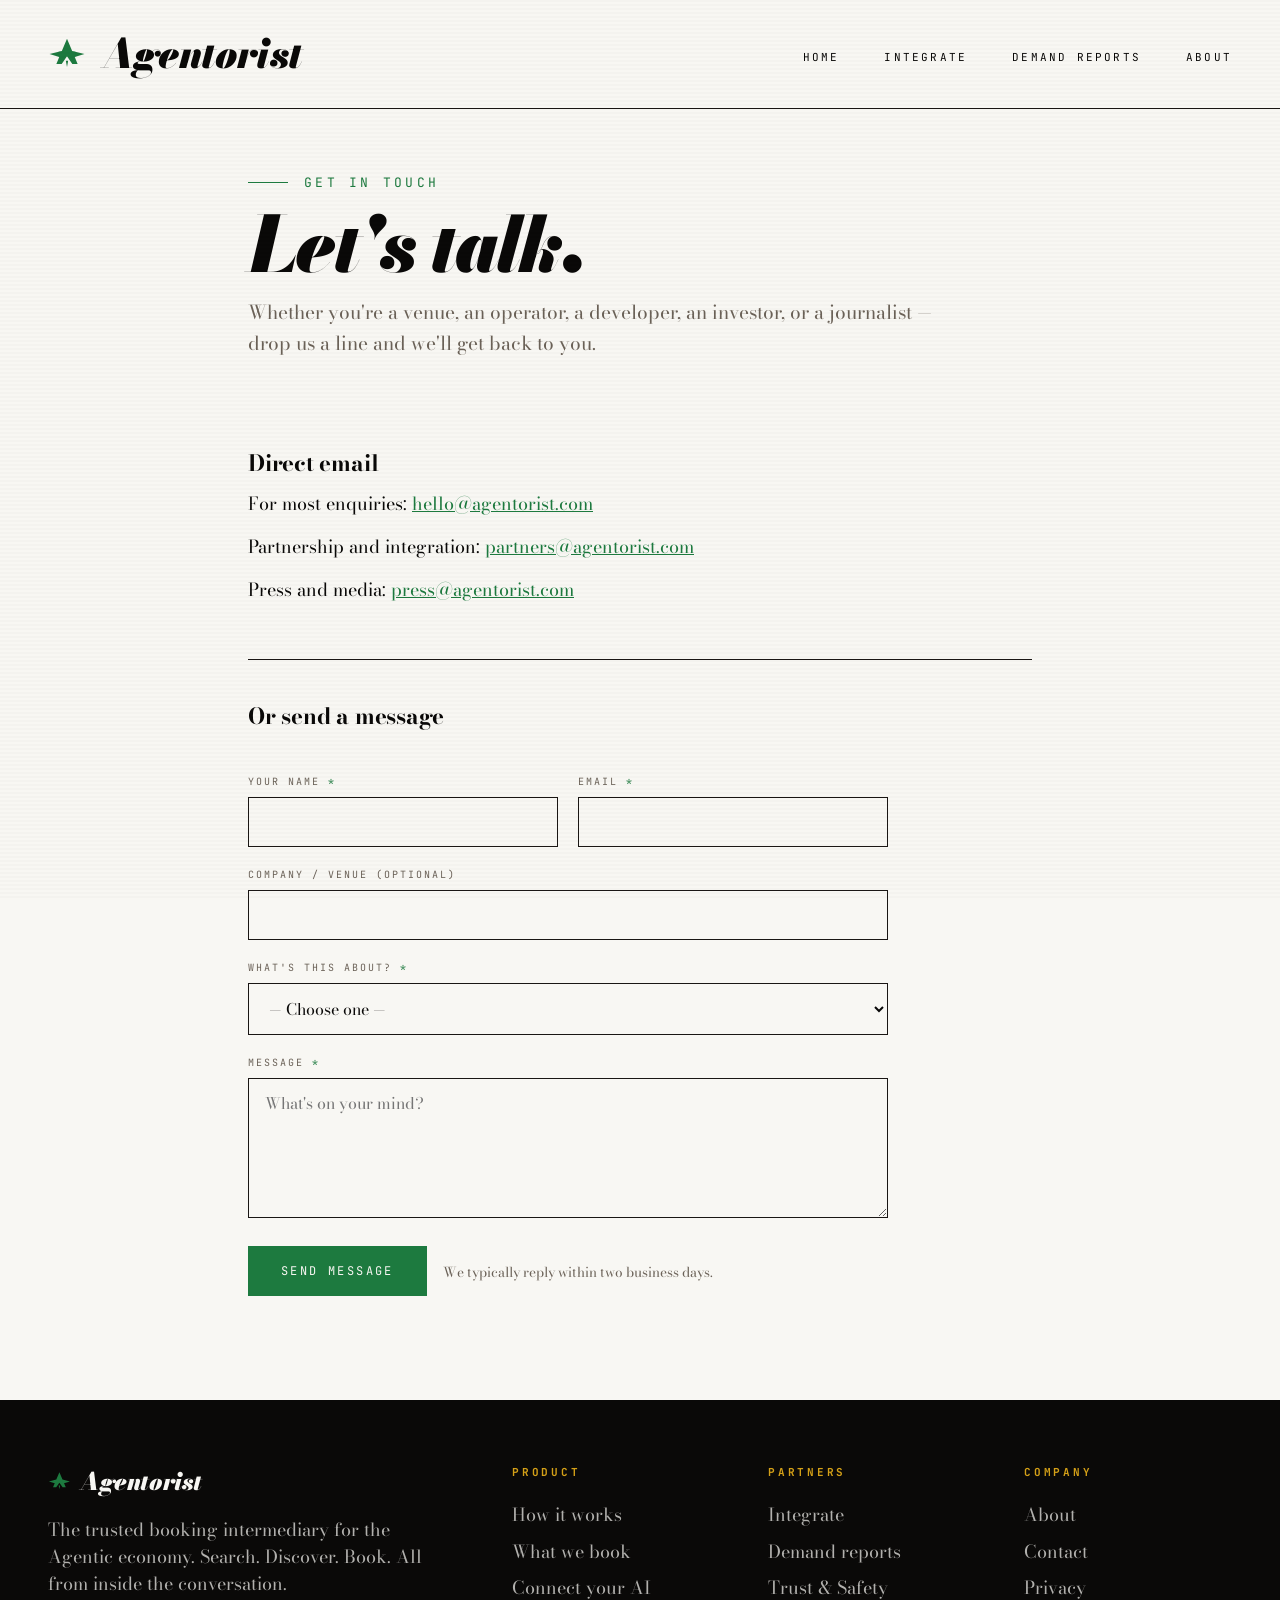
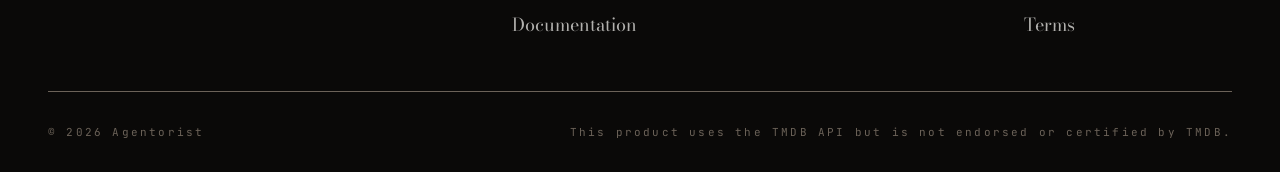
<file: contact.html>
<!DOCTYPE html>
<html lang="en">
<head>
<meta charset="UTF-8">
<meta name="viewport" content="width=device-width, initial-scale=1.0">
<title>Contact — Agentorist</title>
<meta name="description" content="Get in touch with Agentorist — the booking layer for AI agents.">
<link rel="icon" type="image/svg+xml" href="favicon.svg">
<link rel="preconnect" href="https://fonts.googleapis.com">
<link rel="preconnect" href="https://fonts.gstatic.com" crossorigin>
<link href="https://fonts.googleapis.com/css2?family=Bodoni+Moda:ital,opsz,wght@0,6..96,400;0,6..96,700;0,6..96,900;1,6..96,400&family=JetBrains+Mono:wght@400;600&display=swap" rel="stylesheet">
<link rel="stylesheet" href="brand.css">
</head>
<body>

<svg width="0" height="0" style="position:absolute" aria-hidden="true">
  <symbol id="agt-mark" viewBox="0 0 100 100">
    <path fill="currentColor" d="M 50 10 L 63.6 42 L 96 50 L 70.4 58 L 78 76 L 64 76 L 50 56 L 36 76 L 22 76 L 29.6 58 L 4 50 L 36.4 42 Z"/>
    <path fill="currentColor" d="M 28 44 L 72 44 L 72 56 L 28 56 Z"/>
    <path fill="currentColor" d="M 47 68 L 53 68 L 50 84 Z"/>
  </symbol>
</svg>

<header>
  <a class="logo" href="index.html"><svg aria-hidden="true"><use href="#agt-mark"/></svg>Agentorist</a>
  <nav>
    <a href="index.html">Home</a>
    <a href="integrate.html">Integrate</a>
    <a href="data-reports.html">Demand Reports</a>
    <a href="about.html">About</a>
  </nav>
</header>

<div class="page-body">
  <div class="section-label">Get in touch</div>
  <h1>Let's talk.</h1>
  <p class="lede">
    Whether you're a venue, an operator, a developer, an investor, or a journalist — drop us a line and we'll get back to you.
  </p>

  <section>
    <h3>Direct email</h3>
    <p>
      For most enquiries: <a href="mailto:hello@agentorist.com">hello@agentorist.com</a>
    </p>
    <p>
      Partnership and integration: <a href="mailto:partners@agentorist.com">partners@agentorist.com</a>
    </p>
    <p>
      Press and media: <a href="mailto:press@agentorist.com">press@agentorist.com</a>
    </p>
  </section>

  <section>
    <h3>Or send a message</h3>
    <form class="form" name="contact" data-netlify="true" method="post">
      <div class="row row-2">
        <div class="row">
          <label for="name">Your name <span class="req">*</span></label>
          <input type="text" id="name" name="name" required>
        </div>
        <div class="row">
          <label for="email">Email <span class="req">*</span></label>
          <input type="email" id="email" name="email" required>
        </div>
      </div>
      <div class="row">
        <label for="company">Company / venue (optional)</label>
        <input type="text" id="company" name="company">
      </div>
      <div class="row">
        <label for="reason">What's this about? <span class="req">*</span></label>
        <select id="reason" name="reason" required>
          <option value="">— Choose one —</option>
          <option value="partnership">Partnership / integration</option>
          <option value="operator">I'm a venue / operator</option>
          <option value="developer">Developer / agent platform</option>
          <option value="investor">Investor enquiry</option>
          <option value="press">Press / media</option>
          <option value="other">Something else</option>
        </select>
      </div>
      <div class="row">
        <label for="message">Message <span class="req">*</span></label>
        <textarea id="message" name="message" placeholder="What's on your mind?" required></textarea>
      </div>
      <div class="submit-row">
        <button type="submit" class="btn btn-primary">Send message</button>
        <span class="help">We typically reply within two business days.</span>
      </div>
    </form>
  </section>
</div>

<footer>
  <div class="footer-grid">
    <div>
      <div class="logo footer-logo"><svg aria-hidden="true"><use href="#agt-mark"/></svg>Agentorist</div>
      <p class="footer-tagline">The trusted booking intermediary for the Agentic economy. Search. Discover. Book. All from inside the conversation.</p>
    </div>
    <div>
      <h4>Product</h4>
      <a href="index.html#how">How it works</a>
      <a href="index.html#verticals">What we book</a>
      <a href="connect.html">Connect your AI</a>
      <a href="docs.html">Documentation</a>
    </div>
    <div>
      <h4>Partners</h4>
      <a href="integrate.html">Integrate</a>
      <a href="data-reports.html">Demand reports</a>
      <a href="security.html">Trust &amp; Safety</a>
    </div>
    <div>
      <h4>Company</h4>
      <a href="about.html">About</a>
      <a href="contact.html">Contact</a>
      <a href="privacy.html">Privacy</a>
      <a href="terms.html">Terms</a>
    </div>
  </div>
  <div class="colophon">
    <span>© 2026 Agentorist</span>
    <span>This product uses the TMDB API but is not endorsed or certified by TMDB.</span>
  </div>
</footer>

</body>
</html>
</file>
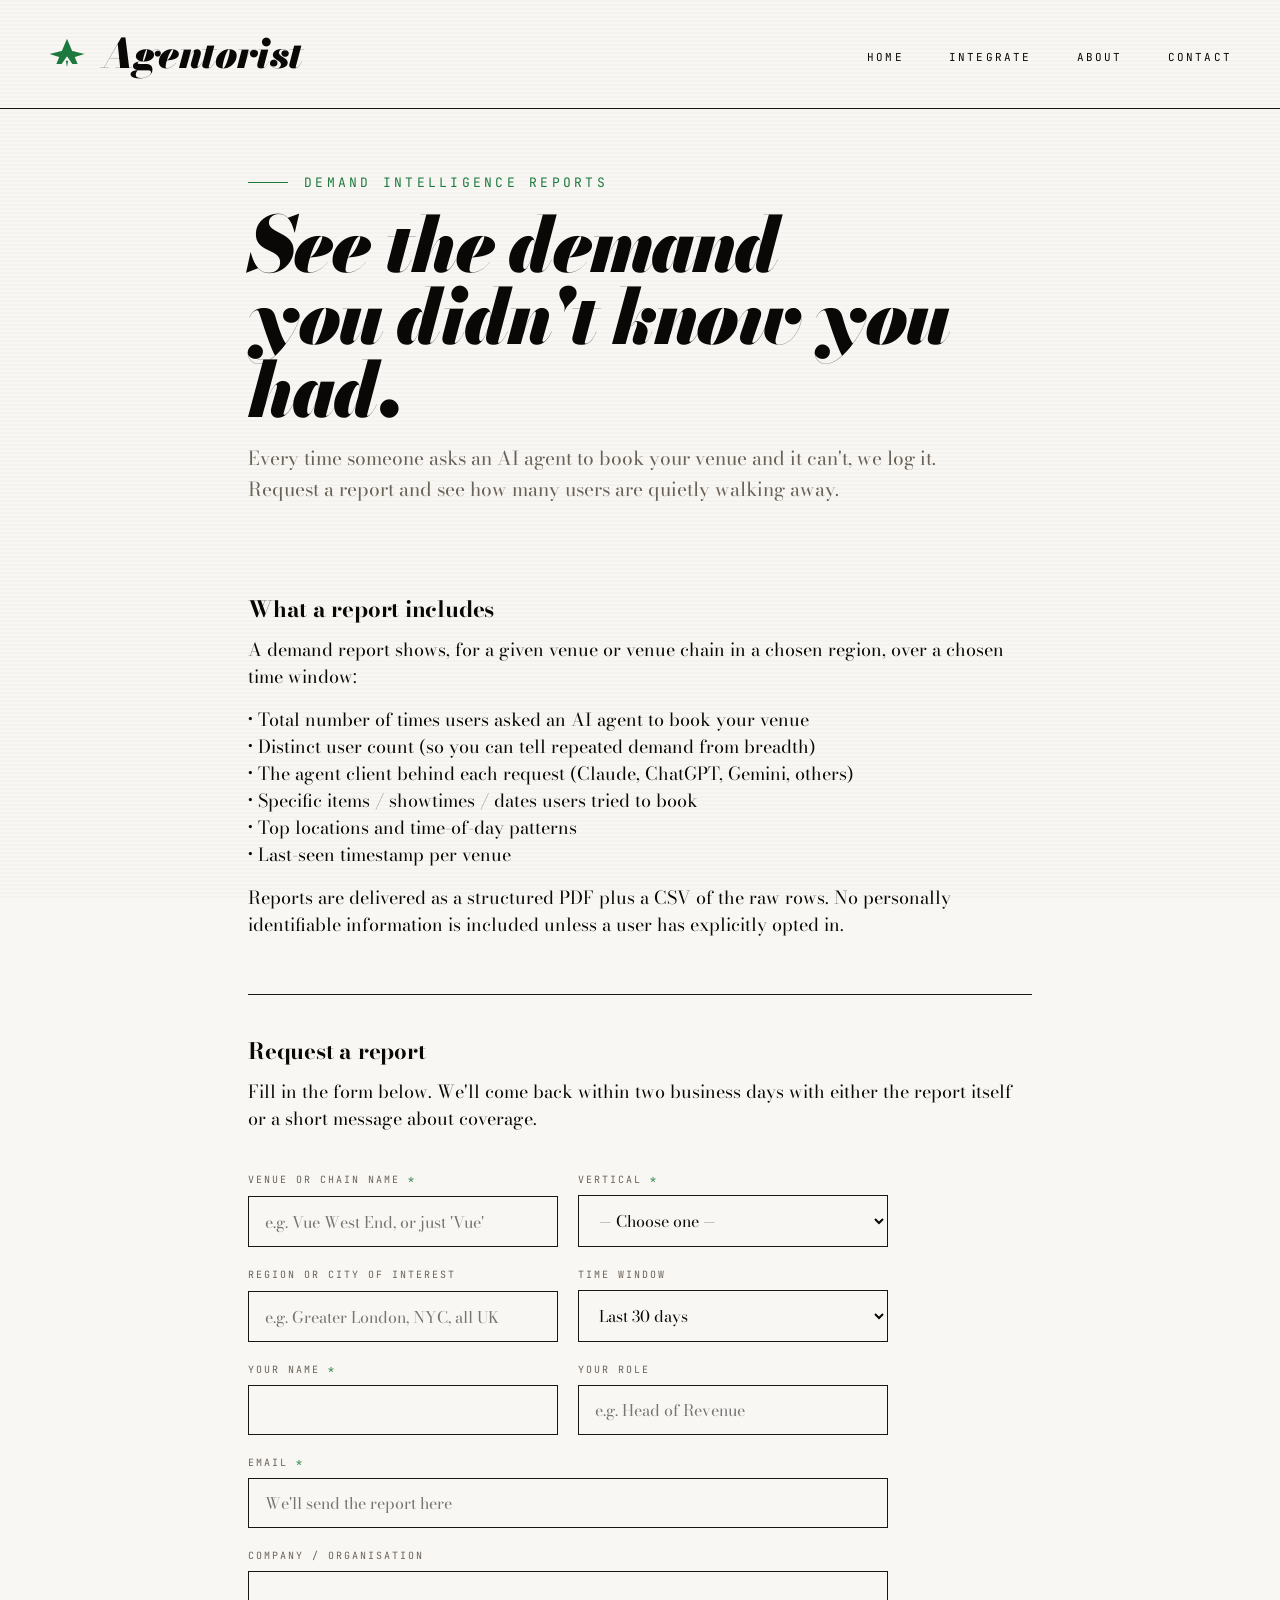
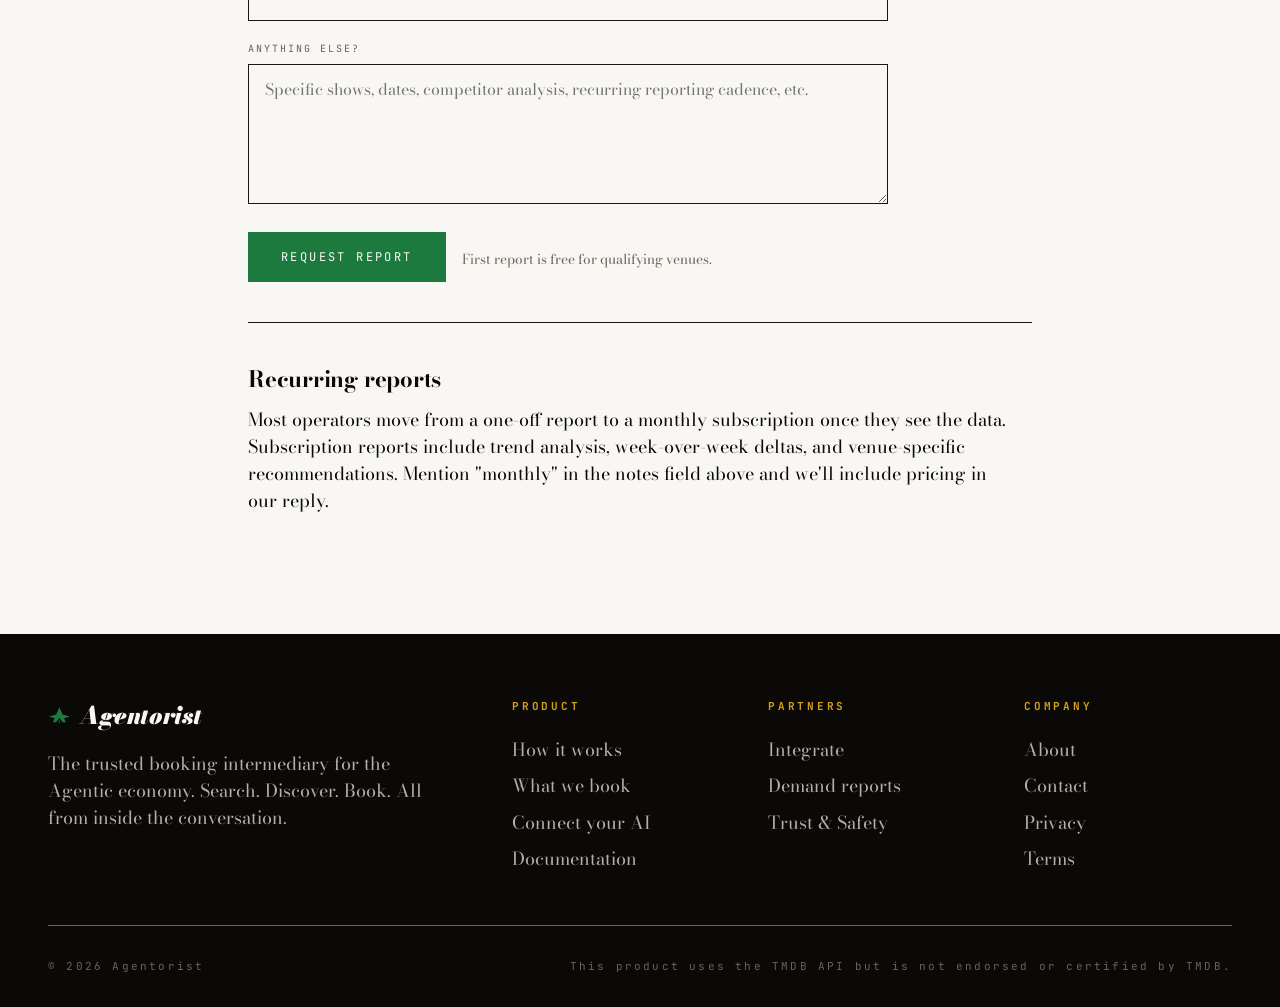
<file: data-reports.html>
<!DOCTYPE html>
<html lang="en">
<head>
<meta charset="UTF-8">
<meta name="viewport" content="width=device-width, initial-scale=1.0">
<title>Demand Reports — Agentorist</title>
<meta name="description" content="See the AI-driven demand your venue is missing. Request a custom Agentorist demand report.">
<link rel="icon" type="image/svg+xml" href="favicon.svg">
<link rel="preconnect" href="https://fonts.googleapis.com">
<link rel="preconnect" href="https://fonts.gstatic.com" crossorigin>
<link href="https://fonts.googleapis.com/css2?family=Bodoni+Moda:ital,opsz,wght@0,6..96,400;0,6..96,700;0,6..96,900;1,6..96,400&family=JetBrains+Mono:wght@400;600&display=swap" rel="stylesheet">
<link rel="stylesheet" href="brand.css">
</head>
<body>

<svg width="0" height="0" style="position:absolute" aria-hidden="true">
  <symbol id="agt-mark" viewBox="0 0 100 100">
    <path fill="currentColor" d="M 50 10 L 63.6 42 L 96 50 L 70.4 58 L 78 76 L 64 76 L 50 56 L 36 76 L 22 76 L 29.6 58 L 4 50 L 36.4 42 Z"/>
    <path fill="currentColor" d="M 28 44 L 72 44 L 72 56 L 28 56 Z"/>
    <path fill="currentColor" d="M 47 68 L 53 68 L 50 84 Z"/>
  </symbol>
</svg>

<header>
  <a class="logo" href="index.html"><svg aria-hidden="true"><use href="#agt-mark"/></svg>Agentorist</a>
  <nav>
    <a href="index.html">Home</a>
    <a href="integrate.html">Integrate</a>
    <a href="about.html">About</a>
    <a href="contact.html">Contact</a>
  </nav>
</header>

<div class="page-body">
  <div class="section-label">Demand intelligence reports</div>
  <h1>See the demand<br><em>you didn't know you had.</em></h1>
  <p class="lede">
    Every time someone asks an AI agent to book your venue and it can't, we log it. Request a report and see how many users are quietly walking away.
  </p>

  <section>
    <h3>What a report includes</h3>
    <p>
      A demand report shows, for a given venue or venue chain in a chosen region, over a chosen time window:
    </p>
    <p>
      <strong>·</strong> Total number of times users asked an AI agent to book your venue<br>
      <strong>·</strong> Distinct user count (so you can tell repeated demand from breadth)<br>
      <strong>·</strong> The agent client behind each request (Claude, ChatGPT, Gemini, others)<br>
      <strong>·</strong> Specific items / showtimes / dates users tried to book<br>
      <strong>·</strong> Top locations and time-of-day patterns<br>
      <strong>·</strong> Last-seen timestamp per venue<br>
    </p>
    <p>
      Reports are delivered as a structured PDF plus a CSV of the raw rows. No personally identifiable information is included unless a user has explicitly opted in.
    </p>
  </section>

  <section>
    <h3>Request a report</h3>
    <p>Fill in the form below. We'll come back within two business days with either the report itself or a short message about coverage.</p>
    <form class="form" name="demand-report" data-netlify="true" method="post">
      <div class="row row-2">
        <div class="row">
          <label for="venue_name">Venue or chain name <span class="req">*</span></label>
          <input type="text" id="venue_name" name="venue_name" required placeholder="e.g. Vue West End, or just 'Vue'">
        </div>
        <div class="row">
          <label for="vertical">Vertical <span class="req">*</span></label>
          <select id="vertical" name="vertical" required>
            <option value="">— Choose one —</option>
            <option value="experiences">Experiences (tours, attractions, day trips)</option>
            <option value="events">Events (concerts, theatre, comedy, sports)</option>
            <option value="local">Restaurants, bars, local businesses</option>
            <option value="hotels">Hotels</option>
            <option value="other">Other / not sure</option>
          </select>
        </div>
      </div>
      <div class="row row-2">
        <div class="row">
          <label for="region">Region or city of interest</label>
          <input type="text" id="region" name="region" placeholder="e.g. Greater London, NYC, all UK">
        </div>
        <div class="row">
          <label for="window">Time window</label>
          <select id="window" name="window">
            <option value="30d">Last 30 days</option>
            <option value="90d">Last 90 days</option>
            <option value="6m">Last 6 months</option>
            <option value="12m">Last 12 months</option>
            <option value="custom">Custom — describe in notes</option>
          </select>
        </div>
      </div>
      <div class="row row-2">
        <div class="row">
          <label for="contact_name">Your name <span class="req">*</span></label>
          <input type="text" id="contact_name" name="contact_name" required>
        </div>
        <div class="row">
          <label for="contact_role">Your role</label>
          <input type="text" id="contact_role" name="contact_role" placeholder="e.g. Head of Revenue">
        </div>
      </div>
      <div class="row">
        <label for="contact_email">Email <span class="req">*</span></label>
        <input type="email" id="contact_email" name="contact_email" required placeholder="We'll send the report here">
      </div>
      <div class="row">
        <label for="company">Company / organisation</label>
        <input type="text" id="company" name="company">
      </div>
      <div class="row">
        <label for="notes">Anything else?</label>
        <textarea id="notes" name="notes" placeholder="Specific shows, dates, competitor analysis, recurring reporting cadence, etc."></textarea>
      </div>
      <div class="submit-row">
        <button type="submit" class="btn btn-primary">Request report</button>
        <span class="help">First report is free for qualifying venues.</span>
      </div>
    </form>
  </section>

  <section>
    <h3>Recurring reports</h3>
    <p>
      Most operators move from a one-off report to a monthly subscription once they see the data. Subscription reports include trend analysis, week-over-week deltas, and venue-specific recommendations. Mention "monthly" in the notes field above and we'll include pricing in our reply.
    </p>
  </section>
</div>

<footer>
  <div class="footer-grid">
    <div>
      <div class="logo footer-logo"><svg aria-hidden="true"><use href="#agt-mark"/></svg>Agentorist</div>
      <p class="footer-tagline">The trusted booking intermediary for the Agentic economy. Search. Discover. Book. All from inside the conversation.</p>
    </div>
    <div>
      <h4>Product</h4>
      <a href="index.html#how">How it works</a>
      <a href="index.html#verticals">What we book</a>
      <a href="connect.html">Connect your AI</a>
      <a href="docs.html">Documentation</a>
    </div>
    <div>
      <h4>Partners</h4>
      <a href="integrate.html">Integrate</a>
      <a href="data-reports.html">Demand reports</a>
      <a href="security.html">Trust &amp; Safety</a>
    </div>
    <div>
      <h4>Company</h4>
      <a href="about.html">About</a>
      <a href="contact.html">Contact</a>
      <a href="privacy.html">Privacy</a>
      <a href="terms.html">Terms</a>
    </div>
  </div>
  <div class="colophon">
    <span>© 2026 Agentorist</span>
    <span>This product uses the TMDB API but is not endorsed or certified by TMDB.</span>
  </div>
</footer>

</body>
</html>
</file>
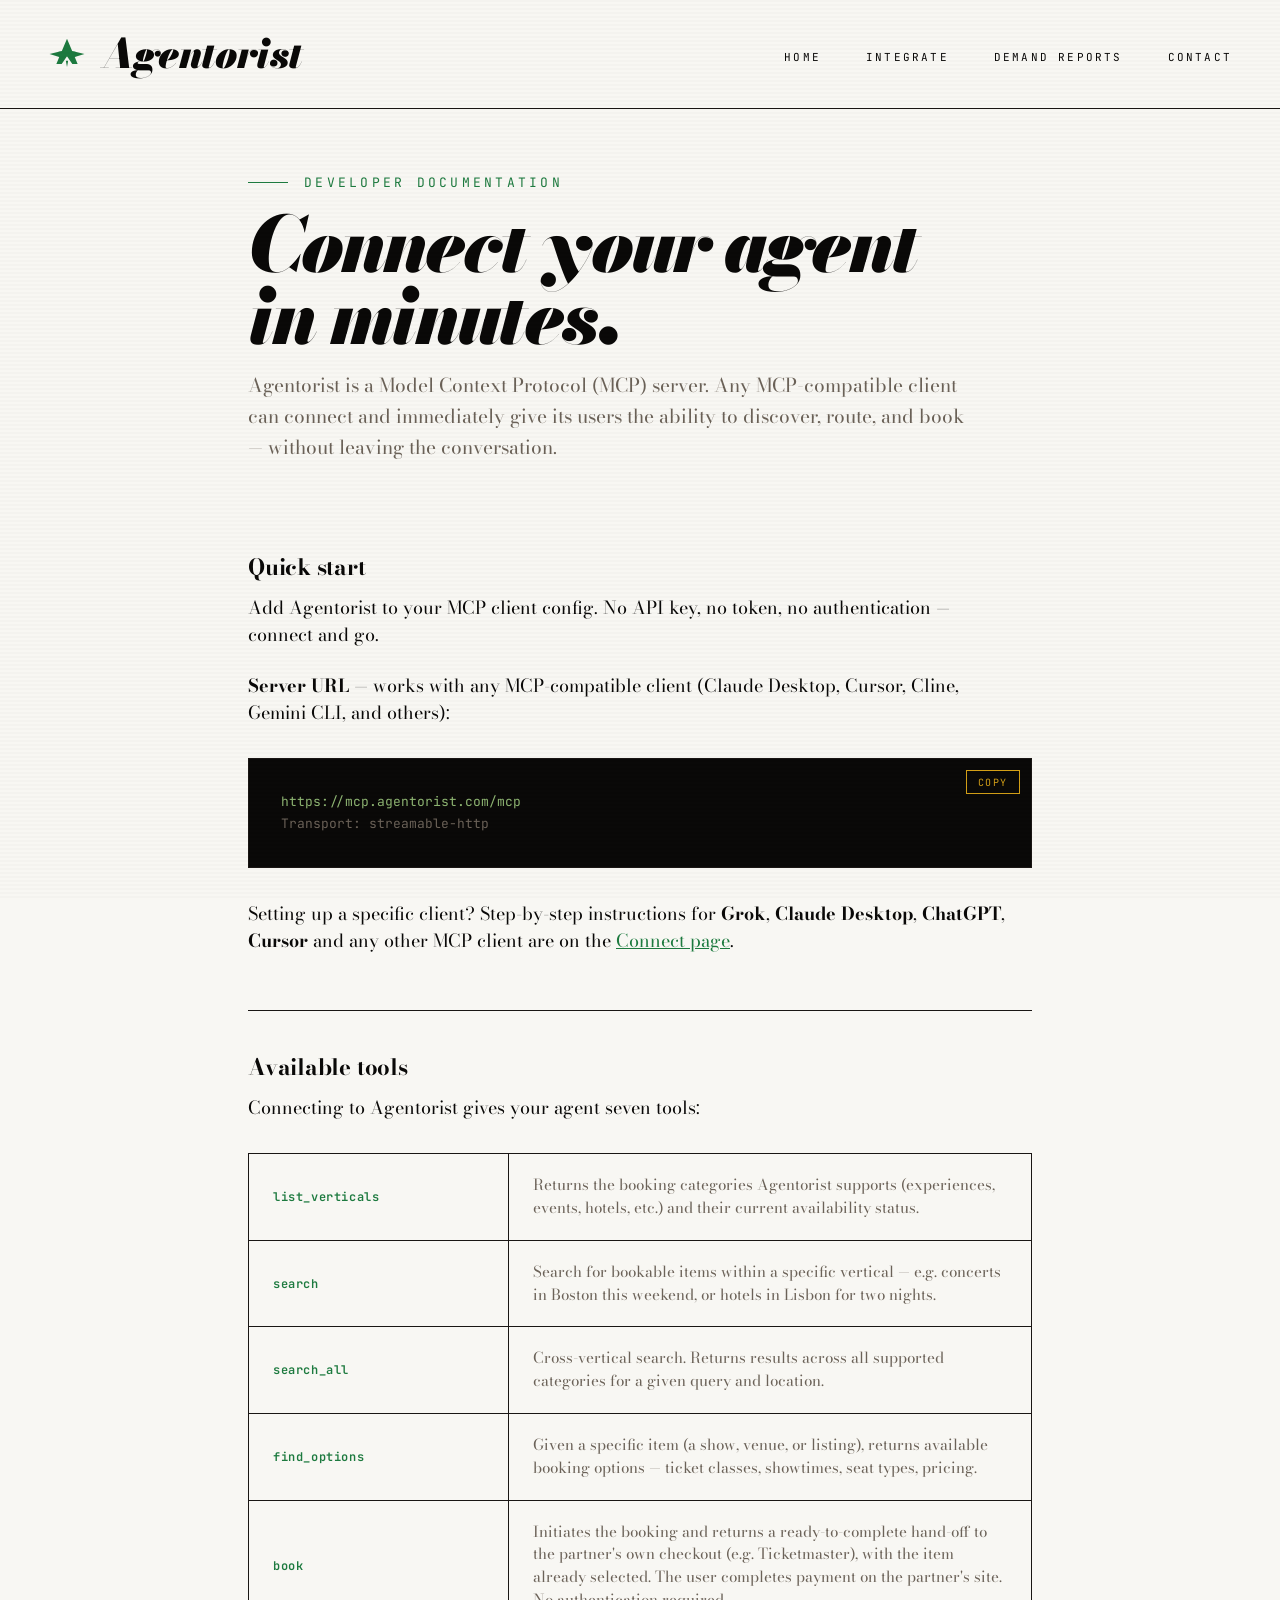
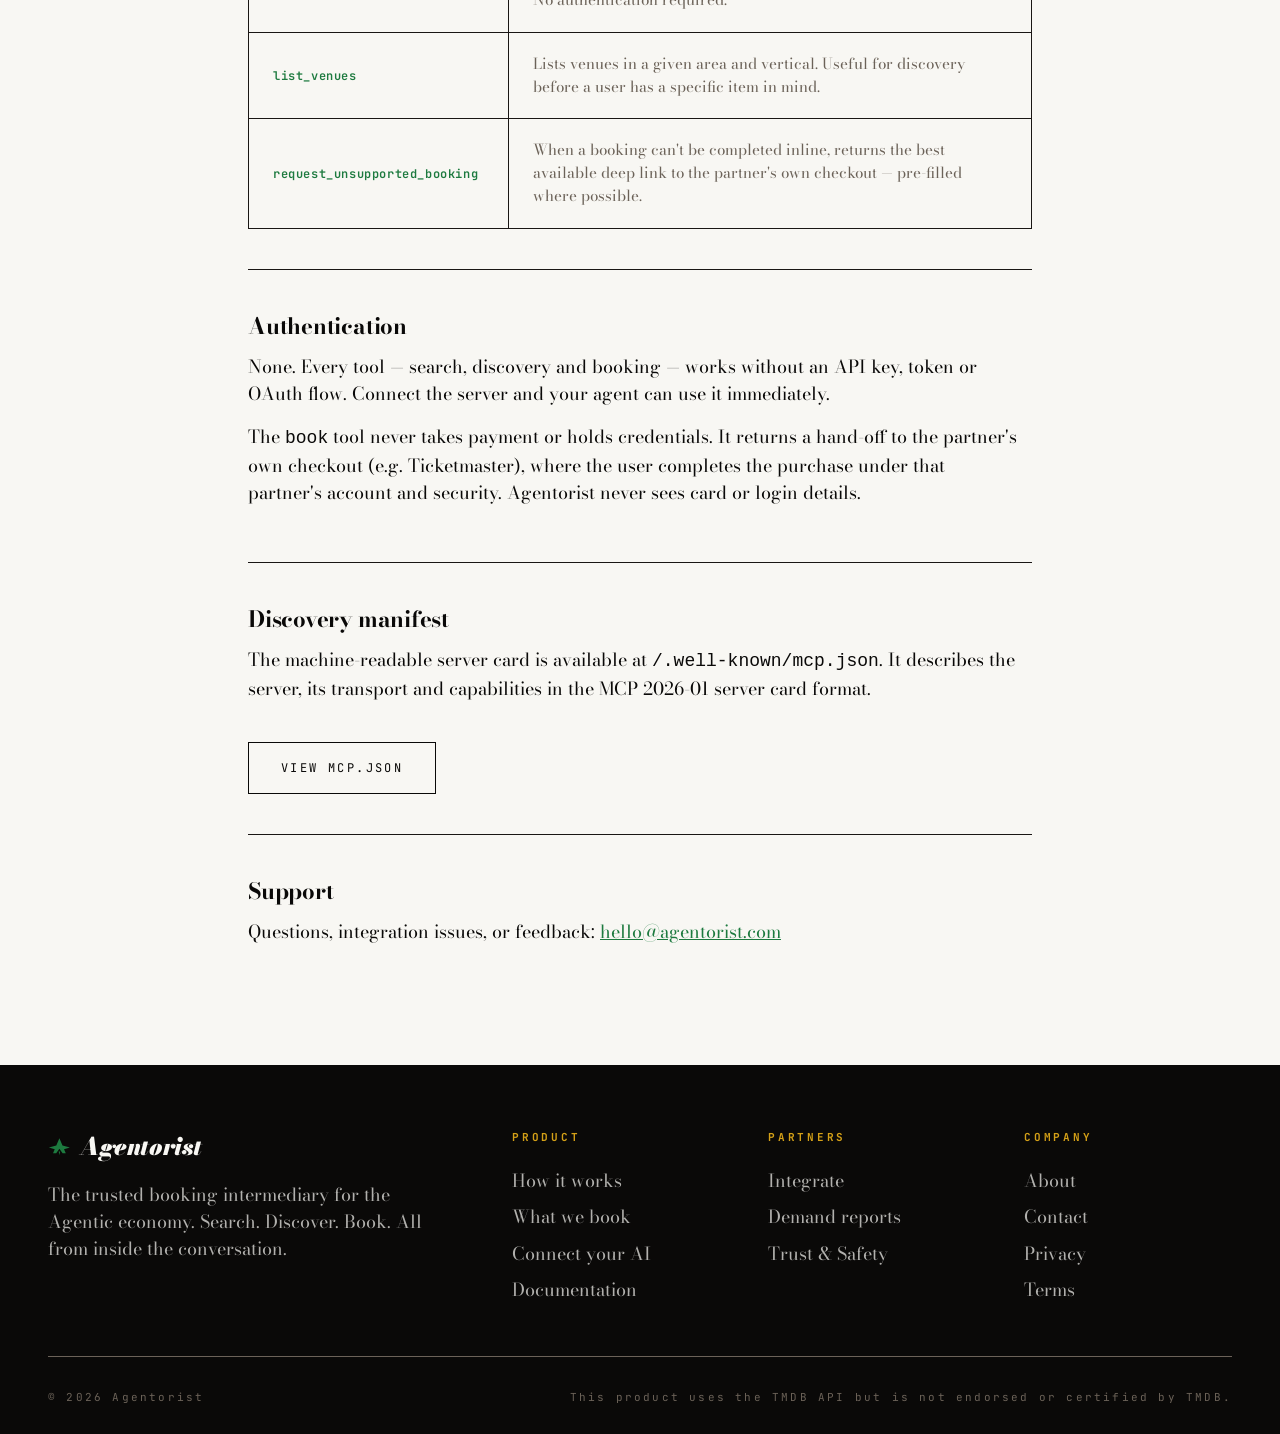
<file: docs.html>
<!DOCTYPE html>
<html lang="en">
<head>
<meta charset="UTF-8">
<meta name="viewport" content="width=device-width, initial-scale=1.0">
<title>Developer Docs — Agentorist</title>
<meta name="description" content="Connect your AI agent to Agentorist. MCP configuration, available tools, and authentication.">
<link rel="icon" type="image/svg+xml" href="favicon.svg">
<link rel="preconnect" href="https://fonts.googleapis.com">
<link rel="preconnect" href="https://fonts.gstatic.com" crossorigin>
<link href="https://fonts.googleapis.com/css2?family=Bodoni+Moda:ital,opsz,wght@0,6..96,400;0,6..96,700;0,6..96,900;1,6..96,400&family=JetBrains+Mono:wght@400;600&display=swap" rel="stylesheet">
<link rel="stylesheet" href="brand.css">
<style>
  .tool-grid {
    display: grid;
    gap: 0;
    border: 1px solid var(--line);
    margin-top: 2rem;
  }
  .tool-row {
    display: grid;
    grid-template-columns: 260px 1fr;
    border-bottom: 1px solid var(--line);
  }
  .tool-row:last-child { border-bottom: none; }
  .tool-name {
    padding: 1.25rem 1.5rem;
    border-right: 1px solid var(--line);
    font-family: 'JetBrains Mono', monospace;
    font-size: 12px;
    font-weight: 600;
    color: var(--forest);
    letter-spacing: 0.05em;
    display: flex;
    align-items: center;
  }
  .tool-desc {
    padding: 1.25rem 1.5rem;
    font-size: 0.95rem;
    color: var(--muted);
    display: flex;
    align-items: center;
  }
  .code-block {
    background: var(--ink);
    color: var(--paper);
    padding: 2rem;
    margin-top: 2rem;
    font-family: 'JetBrains Mono', monospace;
    font-size: 13px;
    line-height: 1.7;
    overflow-x: auto;
    max-width: 100%;
    white-space: pre-wrap;
    word-break: break-word;
    border: 1px solid var(--line);
  }
  .code-block .comment { color: #6b6258; }
  .code-block .string { color: #8fb673; }
  .code-block .keyword { color: var(--gold); }
  .code-wrap { position: relative; margin-top: 2rem; }
  .code-wrap .code-block { margin-top: 0; }
  .copy-btn {
    position: absolute;
    top: 0.75rem;
    right: 0.75rem;
    background: transparent;
    border: 1px solid var(--gold);
    color: var(--gold);
    font-family: 'JetBrains Mono', monospace;
    font-size: 10px;
    letter-spacing: 0.15em;
    text-transform: uppercase;
    padding: 0.3rem 0.7rem;
    cursor: pointer;
    transition: all 0.2s;
  }
  .copy-btn:hover { background: var(--gold); color: var(--ink); }
  .cta-row {
    margin-top: 2.5rem;
    display: flex;
    gap: 1rem;
    flex-wrap: wrap;
  }
  @media (max-width: 600px) {
    .tool-row { grid-template-columns: 1fr; }
    .tool-name { border-right: none; border-bottom: 1px solid var(--line); }
  }
</style>
</head>
<body>

<svg width="0" height="0" style="position:absolute" aria-hidden="true">
  <symbol id="agt-mark" viewBox="0 0 100 100">
    <path fill="currentColor" d="M 50 10 L 63.6 42 L 96 50 L 70.4 58 L 78 76 L 64 76 L 50 56 L 36 76 L 22 76 L 29.6 58 L 4 50 L 36.4 42 Z"/>
    <path fill="currentColor" d="M 28 44 L 72 44 L 72 56 L 28 56 Z"/>
    <path fill="currentColor" d="M 47 68 L 53 68 L 50 84 Z"/>
  </symbol>
</svg>

<header>
  <a class="logo" href="index.html"><svg aria-hidden="true"><use href="#agt-mark"/></svg>Agentorist</a>
  <nav>
    <a href="index.html">Home</a>
    <a href="integrate.html">Integrate</a>
    <a href="data-reports.html">Demand Reports</a>
    <a href="contact.html">Contact</a>
  </nav>
</header>

<div class="page-body">
  <div class="section-label">Developer documentation</div>
  <h1>Connect your agent<br><em>in minutes.</em></h1>
  <p class="lede">
    Agentorist is a Model Context Protocol (MCP) server. Any MCP-compatible client can connect and immediately give its users the ability to discover, route, and book — without leaving the conversation.
  </p>

  <section>
    <h3>Quick start</h3>
    <p>Add Agentorist to your MCP client config. No API key, no token, no authentication — connect and go.</p>

    <p style="margin-top: 1.5rem; margin-bottom: 0.5rem;"><strong>Server URL</strong> — works with any MCP-compatible client (Claude Desktop, Cursor, Cline, Gemini CLI, and others):</p>
    <div class="code-wrap">
      <div class="code-block" id="genericConfig"><span class="string">https://mcp.agentorist.com/mcp</span>
<span class="comment">Transport: streamable-http</span></div>
      <button class="copy-btn" onclick="copySnippet('genericConfig', this)">Copy</button>
    </div>

    <p style="margin-top: 2rem;">Setting up a specific client? Step-by-step instructions for <strong>Grok</strong>, <strong>Claude Desktop</strong>, <strong>ChatGPT</strong>, <strong>Cursor</strong> and any other MCP client are on the <a href="connect.html">Connect page</a>.</p>
  </section>

  <section>
    <h3>Available tools</h3>
    <p>Connecting to Agentorist gives your agent seven tools:</p>

    <div class="tool-grid">
      <div class="tool-row">
        <div class="tool-name">list_verticals</div>
        <div class="tool-desc">Returns the booking categories Agentorist supports (experiences, events, hotels, etc.) and their current availability status.</div>
      </div>
      <div class="tool-row">
        <div class="tool-name">search</div>
        <div class="tool-desc">Search for bookable items within a specific vertical — e.g. concerts in Boston this weekend, or hotels in Lisbon for two nights.</div>
      </div>
      <div class="tool-row">
        <div class="tool-name">search_all</div>
        <div class="tool-desc">Cross-vertical search. Returns results across all supported categories for a given query and location.</div>
      </div>
      <div class="tool-row">
        <div class="tool-name">find_options</div>
        <div class="tool-desc">Given a specific item (a show, venue, or listing), returns available booking options — ticket classes, showtimes, seat types, pricing.</div>
      </div>
      <div class="tool-row">
        <div class="tool-name">book</div>
        <div class="tool-desc">Initiates the booking and returns a ready-to-complete hand-off to the partner's own checkout (e.g. Ticketmaster), with the item already selected. The user completes payment on the partner's site. No authentication required.</div>
      </div>
      <div class="tool-row">
        <div class="tool-name">list_venues</div>
        <div class="tool-desc">Lists venues in a given area and vertical. Useful for discovery before a user has a specific item in mind.</div>
      </div>
      <div class="tool-row">
        <div class="tool-name">request_unsupported_booking</div>
        <div class="tool-desc">When a booking can't be completed inline, returns the best available deep link to the partner's own checkout — pre-filled where possible.</div>
      </div>
    </div>
  </section>

  <section>
    <h3>Authentication</h3>
    <p>
      None. Every tool — search, discovery and booking — works without an API key, token or OAuth flow. Connect the server and your agent can use it immediately.
    </p>
    <p>
      The <code>book</code> tool never takes payment or holds credentials. It returns a hand-off to the partner's own checkout (e.g. Ticketmaster), where the user completes the purchase under that partner's account and security. Agentorist never sees card or login details.
    </p>
  </section>

  <section>
    <h3>Discovery manifest</h3>
    <p>
      The machine-readable server card is available at <code>/.well-known/mcp.json</code>. It describes the server, its transport and capabilities in the MCP 2026-01 server card format.
    </p>
    <div class="cta-row">
      <a href="/.well-known/mcp.json" class="btn">View mcp.json</a>
    </div>
  </section>

  <section>
    <h3>Support</h3>
    <p>
      Questions, integration issues, or feedback: <a href="mailto:hello@agentorist.com">hello@agentorist.com</a>
    </p>
  </section>
</div>

<footer>
  <div class="footer-grid">
    <div>
      <div class="logo footer-logo"><svg aria-hidden="true"><use href="#agt-mark"/></svg>Agentorist</div>
      <p class="footer-tagline">The trusted booking intermediary for the Agentic economy. Search. Discover. Book. All from inside the conversation.</p>
    </div>
    <div>
      <h4>Product</h4>
      <a href="index.html#how">How it works</a>
      <a href="index.html#verticals">What we book</a>
      <a href="connect.html">Connect your AI</a>
      <a href="docs.html">Documentation</a>
    </div>
    <div>
      <h4>Partners</h4>
      <a href="integrate.html">Integrate</a>
      <a href="data-reports.html">Demand reports</a>
      <a href="security.html">Trust &amp; Safety</a>
    </div>
    <div>
      <h4>Company</h4>
      <a href="about.html">About</a>
      <a href="contact.html">Contact</a>
      <a href="privacy.html">Privacy</a>
      <a href="terms.html">Terms</a>
    </div>
  </div>
  <div class="colophon">
    <span>© 2026 Agentorist</span>
    <span>This product uses the TMDB API but is not endorsed or certified by TMDB.</span>
  </div>
</footer>

<script>
  function copySnippet(id, btn) {
    const el = document.getElementById(id);
    navigator.clipboard.writeText(el.innerText).then(() => {
      btn.textContent = 'Copied!';
      setTimeout(() => { btn.textContent = 'Copy'; }, 2000);
    }).catch(() => {
      btn.textContent = 'Failed';
      setTimeout(() => { btn.textContent = 'Copy'; }, 2000);
    });
  }
</script>
</body>
</html>
</file>
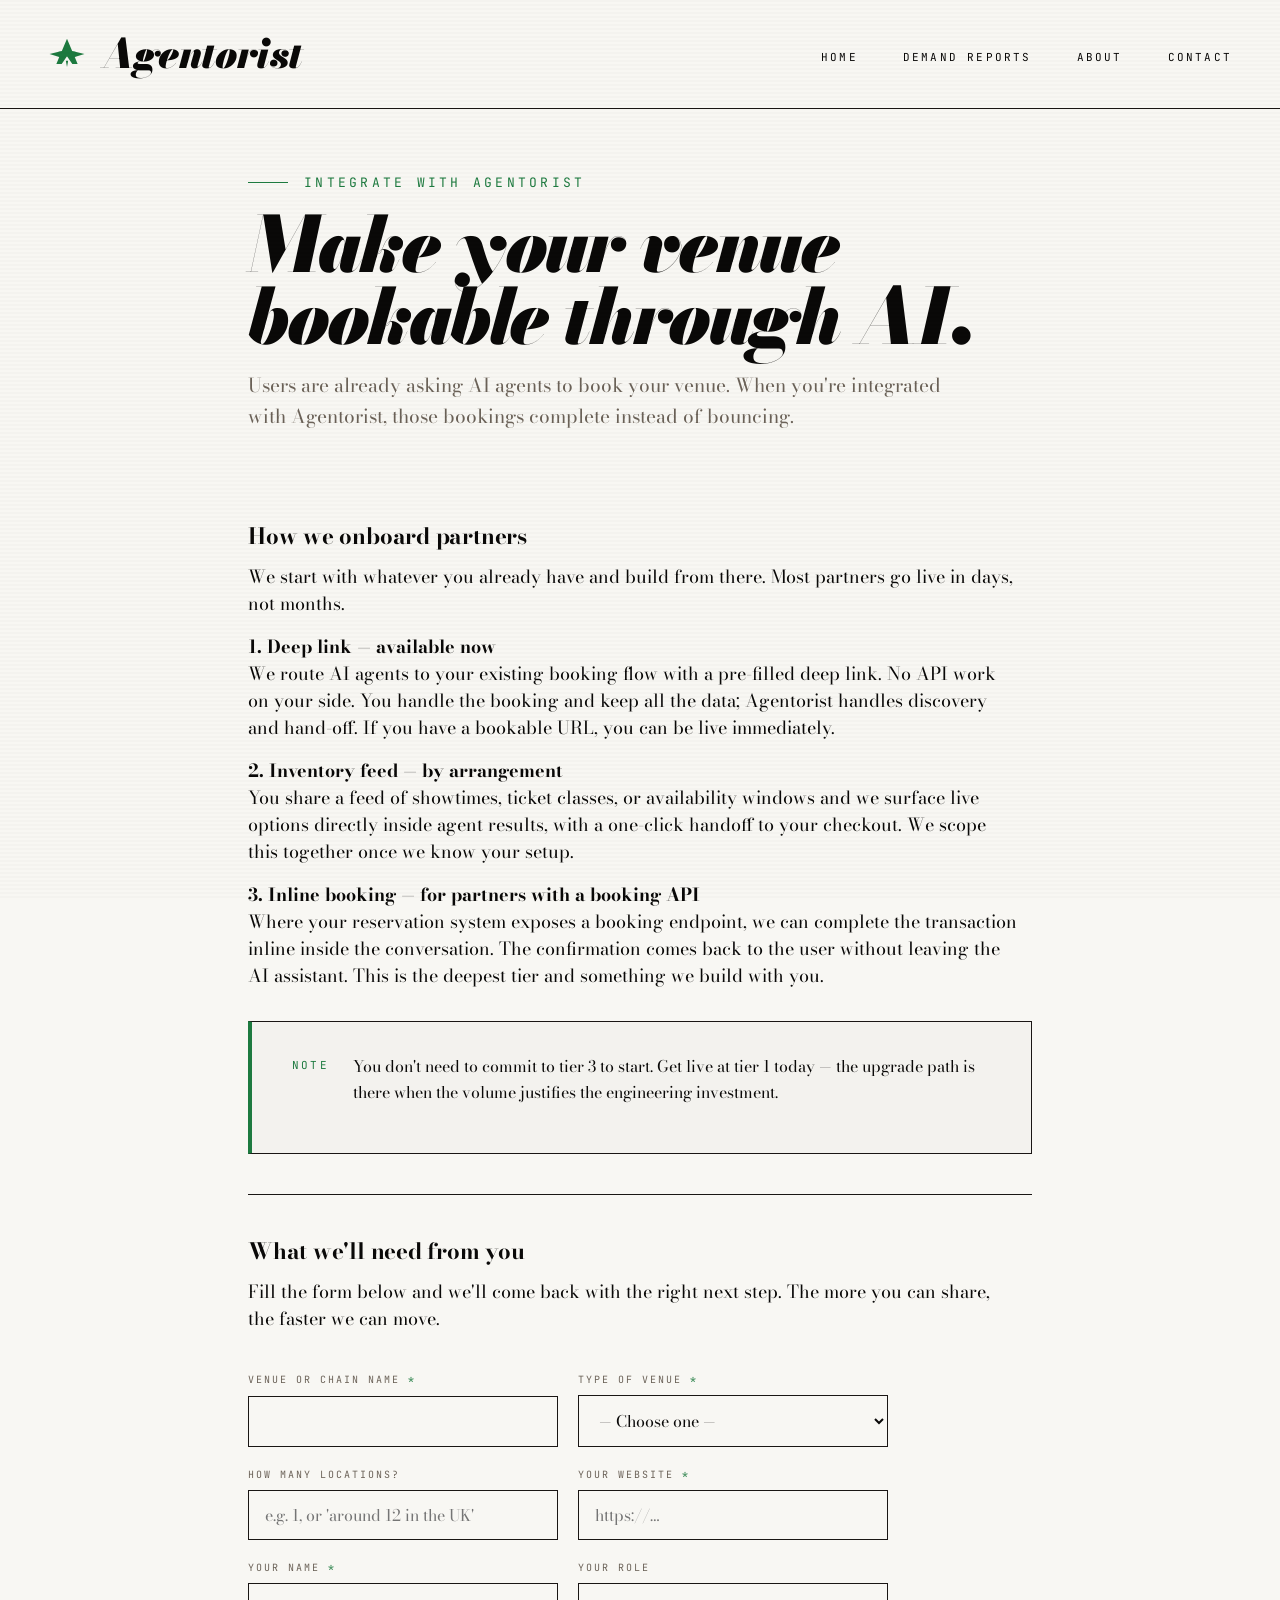
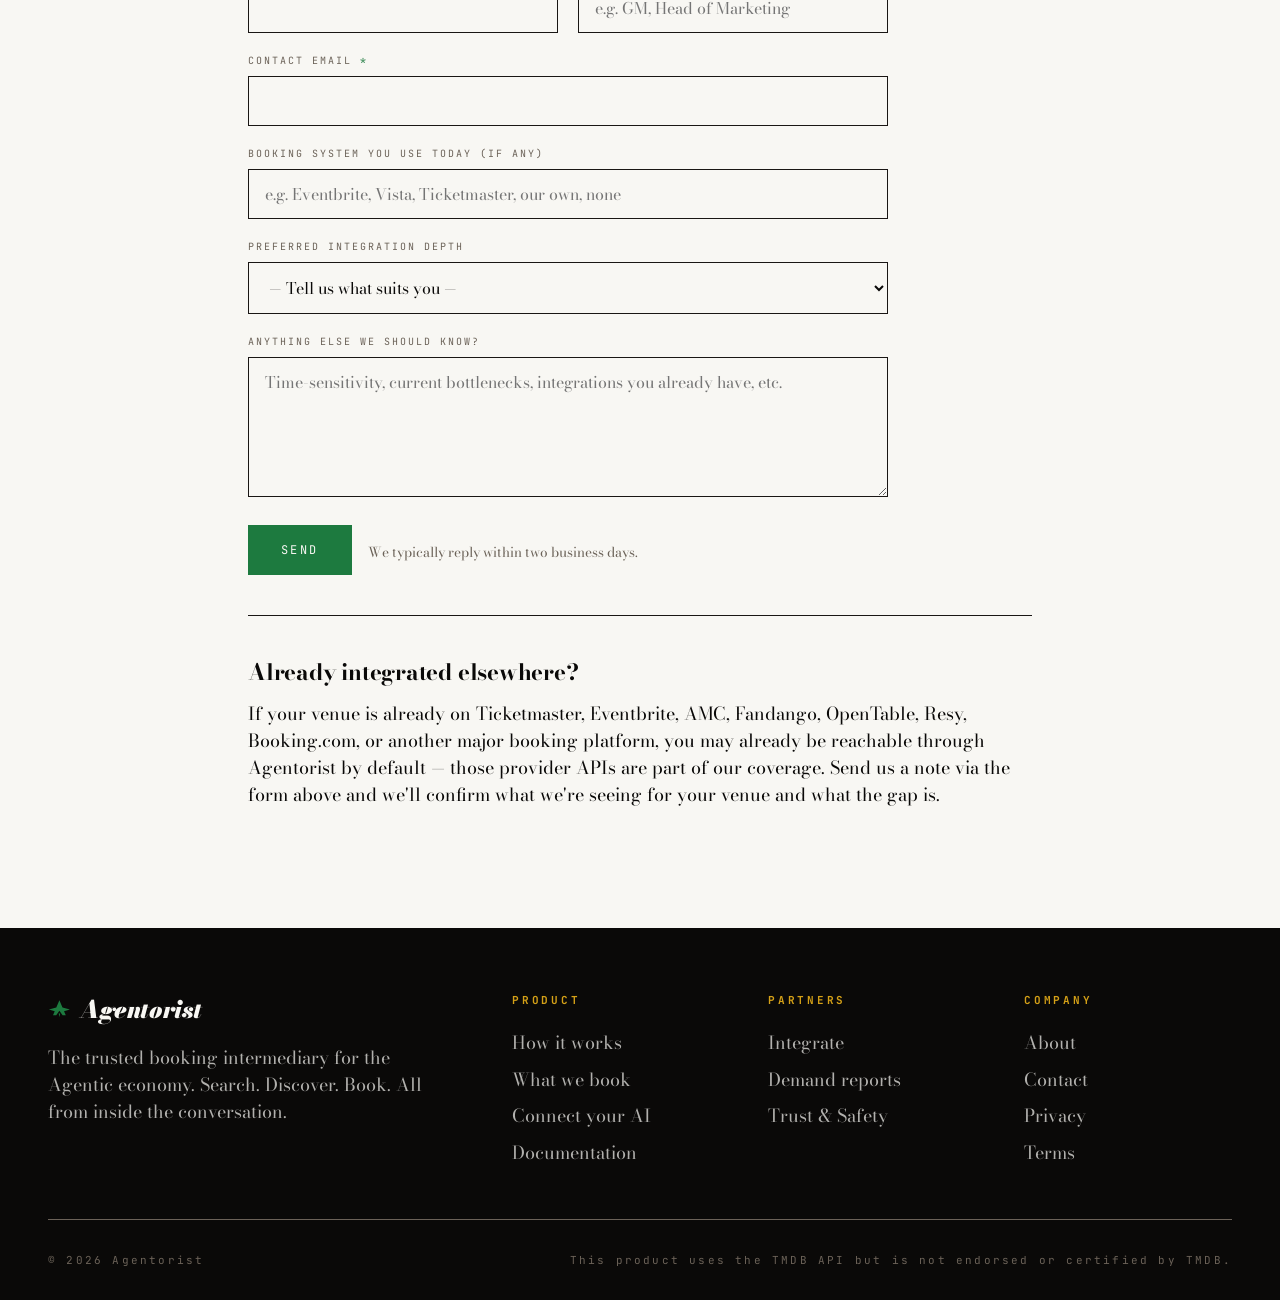
<file: integrate.html>
<!DOCTYPE html>
<html lang="en">
<head>
<meta charset="UTF-8">
<meta name="viewport" content="width=device-width, initial-scale=1.0">
<title>Integrate — Agentorist</title>
<meta name="description" content="Make your venue bookable inside the conversations users are already having with AI agents.">
<link rel="icon" type="image/svg+xml" href="favicon.svg">
<link rel="preconnect" href="https://fonts.googleapis.com">
<link rel="preconnect" href="https://fonts.gstatic.com" crossorigin>
<link href="https://fonts.googleapis.com/css2?family=Bodoni+Moda:ital,opsz,wght@0,6..96,400;0,6..96,700;0,6..96,900;1,6..96,400&family=JetBrains+Mono:wght@400;600&display=swap" rel="stylesheet">
<link rel="stylesheet" href="brand.css">
</head>
<body>

<svg width="0" height="0" style="position:absolute" aria-hidden="true">
  <symbol id="agt-mark" viewBox="0 0 100 100">
    <path fill="currentColor" d="M 50 10 L 63.6 42 L 96 50 L 70.4 58 L 78 76 L 64 76 L 50 56 L 36 76 L 22 76 L 29.6 58 L 4 50 L 36.4 42 Z"/>
    <path fill="currentColor" d="M 28 44 L 72 44 L 72 56 L 28 56 Z"/>
    <path fill="currentColor" d="M 47 68 L 53 68 L 50 84 Z"/>
  </symbol>
</svg>

<header>
  <a class="logo" href="index.html"><svg aria-hidden="true"><use href="#agt-mark"/></svg>Agentorist</a>
  <nav>
    <a href="index.html">Home</a>
    <a href="data-reports.html">Demand Reports</a>
    <a href="about.html">About</a>
    <a href="contact.html">Contact</a>
  </nav>
</header>

<div class="page-body">
  <div class="section-label">Integrate with Agentorist</div>
  <h1>Make your venue<br><em>bookable through AI.</em></h1>
  <p class="lede">
    Users are already asking AI agents to book your venue. When you're integrated with Agentorist, those bookings complete instead of bouncing.
  </p>

  <section>
    <h3>How we onboard partners</h3>
    <p>
      We start with whatever you already have and build from there. Most partners go live in days, not months.
    </p>
    <p>
      <strong>1. Deep link — available now</strong><br>
      We route AI agents to your existing booking flow with a pre-filled deep link. No API work on your side. You handle the booking and keep all the data; Agentorist handles discovery and hand-off. If you have a bookable URL, you can be live immediately.
    </p>
    <p>
      <strong>2. Inventory feed — by arrangement</strong><br>
      You share a feed of showtimes, ticket classes, or availability windows and we surface live options directly inside agent results, with a one-click handoff to your checkout. We scope this together once we know your setup.
    </p>
    <p>
      <strong>3. Inline booking — for partners with a booking API</strong><br>
      Where your reservation system exposes a booking endpoint, we can complete the transaction inline inside the conversation. The confirmation comes back to the user without leaving the AI assistant. This is the deepest tier and something we build with you.
    </p>
    <div class="callout" style="margin-top: 2rem;">
      <span class="callout-icon">Note</span>
      <p>You don't need to commit to tier 3 to start. Get live at tier 1 today — the upgrade path is there when the volume justifies the engineering investment.</p>
    </div>
  </section>

  <section>
    <h3>What we'll need from you</h3>
    <p>Fill the form below and we'll come back with the right next step. The more you can share, the faster we can move.</p>
    <form class="form" name="integrate" data-netlify="true" method="post">
      <div class="row row-2">
        <div class="row">
          <label for="venue_name">Venue or chain name <span class="req">*</span></label>
          <input type="text" id="venue_name" name="venue_name" required>
        </div>
        <div class="row">
          <label for="venue_type">Type of venue <span class="req">*</span></label>
          <select id="venue_type" name="venue_type" required>
            <option value="">— Choose one —</option>
            <option value="cinema">Cinema</option>
            <option value="live_music">Live music / concert venue</option>
            <option value="theatre">Theatre</option>
            <option value="comedy">Comedy club</option>
            <option value="restaurant">Restaurant</option>
            <option value="hotel">Hotel</option>
            <option value="experience">Experience / tour / class</option>
            <option value="other">Other</option>
          </select>
        </div>
      </div>
      <div class="row row-2">
        <div class="row">
          <label for="locations">How many locations?</label>
          <input type="text" id="locations" name="locations" placeholder="e.g. 1, or 'around 12 in the UK'">
        </div>
        <div class="row">
          <label for="website">Your website <span class="req">*</span></label>
          <input type="url" id="website" name="website" required placeholder="https://…">
        </div>
      </div>
      <div class="row row-2">
        <div class="row">
          <label for="contact_name">Your name <span class="req">*</span></label>
          <input type="text" id="contact_name" name="contact_name" required>
        </div>
        <div class="row">
          <label for="contact_role">Your role</label>
          <input type="text" id="contact_role" name="contact_role" placeholder="e.g. GM, Head of Marketing">
        </div>
      </div>
      <div class="row">
        <label for="contact_email">Contact email <span class="req">*</span></label>
        <input type="email" id="contact_email" name="contact_email" required>
      </div>
      <div class="row">
        <label for="booking_system">Booking system you use today (if any)</label>
        <input type="text" id="booking_system" name="booking_system" placeholder="e.g. Eventbrite, Vista, Ticketmaster, our own, none">
      </div>
      <div class="row">
        <label for="depth">Preferred integration depth</label>
        <select id="depth" name="depth">
          <option value="">— Tell us what suits you —</option>
          <option value="deep_link">1. Deep-link partner (no API work)</option>
          <option value="feed">2. Inventory feed</option>
          <option value="api">3. Full booking API</option>
          <option value="unsure">Not sure yet — let's discuss</option>
        </select>
      </div>
      <div class="row">
        <label for="notes">Anything else we should know?</label>
        <textarea id="notes" name="notes" placeholder="Time-sensitivity, current bottlenecks, integrations you already have, etc."></textarea>
      </div>
      <div class="submit-row">
        <button type="submit" class="btn btn-primary">Send</button>
        <span class="help">We typically reply within two business days.</span>
      </div>
    </form>
  </section>

  <section>
    <h3>Already integrated elsewhere?</h3>
    <p>
      If your venue is already on Ticketmaster, Eventbrite, AMC, Fandango, OpenTable, Resy, Booking.com, or another major booking platform, you may already be reachable through Agentorist by default — those provider APIs are part of our coverage. Send us a note via the form above and we'll confirm what we're seeing for your venue and what the gap is.
    </p>
  </section>
</div>

<footer>
  <div class="footer-grid">
    <div>
      <div class="logo footer-logo"><svg aria-hidden="true"><use href="#agt-mark"/></svg>Agentorist</div>
      <p class="footer-tagline">The trusted booking intermediary for the Agentic economy. Search. Discover. Book. All from inside the conversation.</p>
    </div>
    <div>
      <h4>Product</h4>
      <a href="index.html#how">How it works</a>
      <a href="index.html#verticals">What we book</a>
      <a href="connect.html">Connect your AI</a>
      <a href="docs.html">Documentation</a>
    </div>
    <div>
      <h4>Partners</h4>
      <a href="integrate.html">Integrate</a>
      <a href="data-reports.html">Demand reports</a>
      <a href="security.html">Trust &amp; Safety</a>
    </div>
    <div>
      <h4>Company</h4>
      <a href="about.html">About</a>
      <a href="contact.html">Contact</a>
      <a href="privacy.html">Privacy</a>
      <a href="terms.html">Terms</a>
    </div>
  </div>
  <div class="colophon">
    <span>© 2026 Agentorist</span>
    <span>This product uses the TMDB API but is not endorsed or certified by TMDB.</span>
  </div>
</footer>

</body>
</html>
</file>
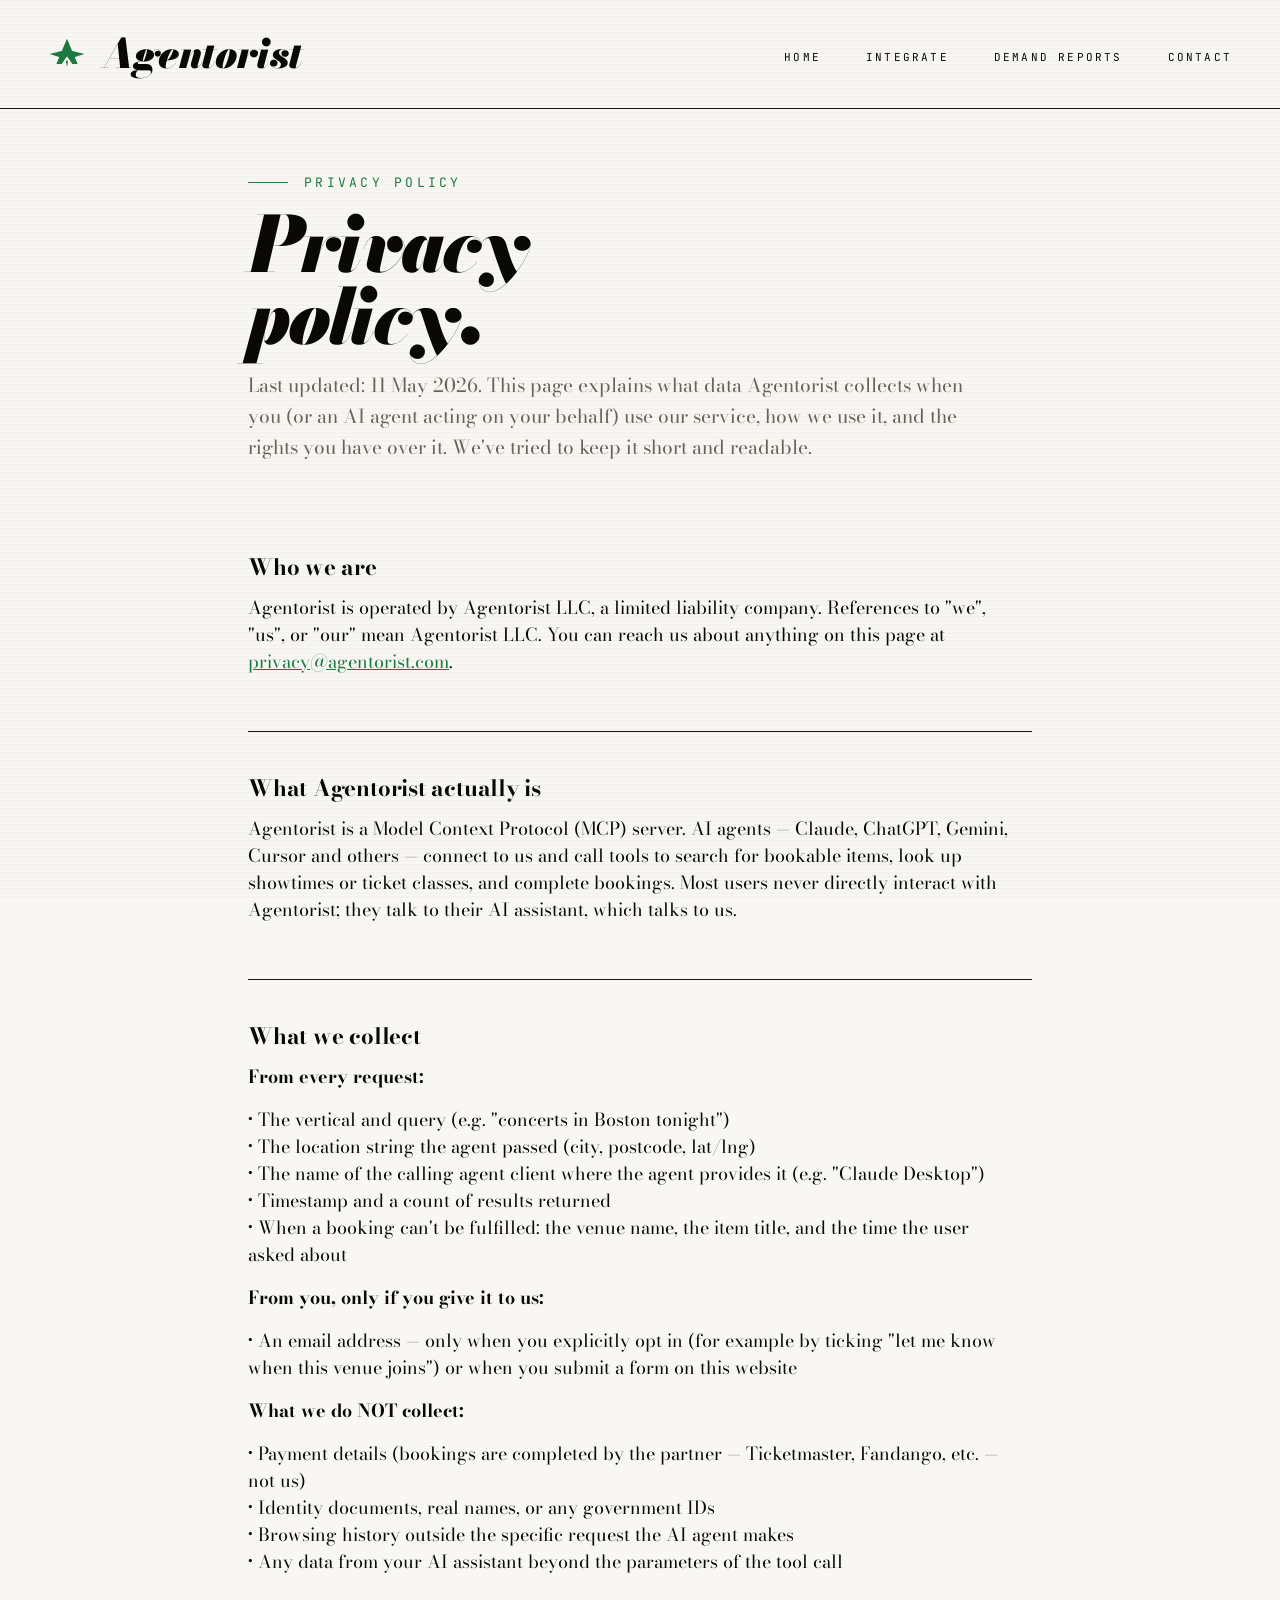
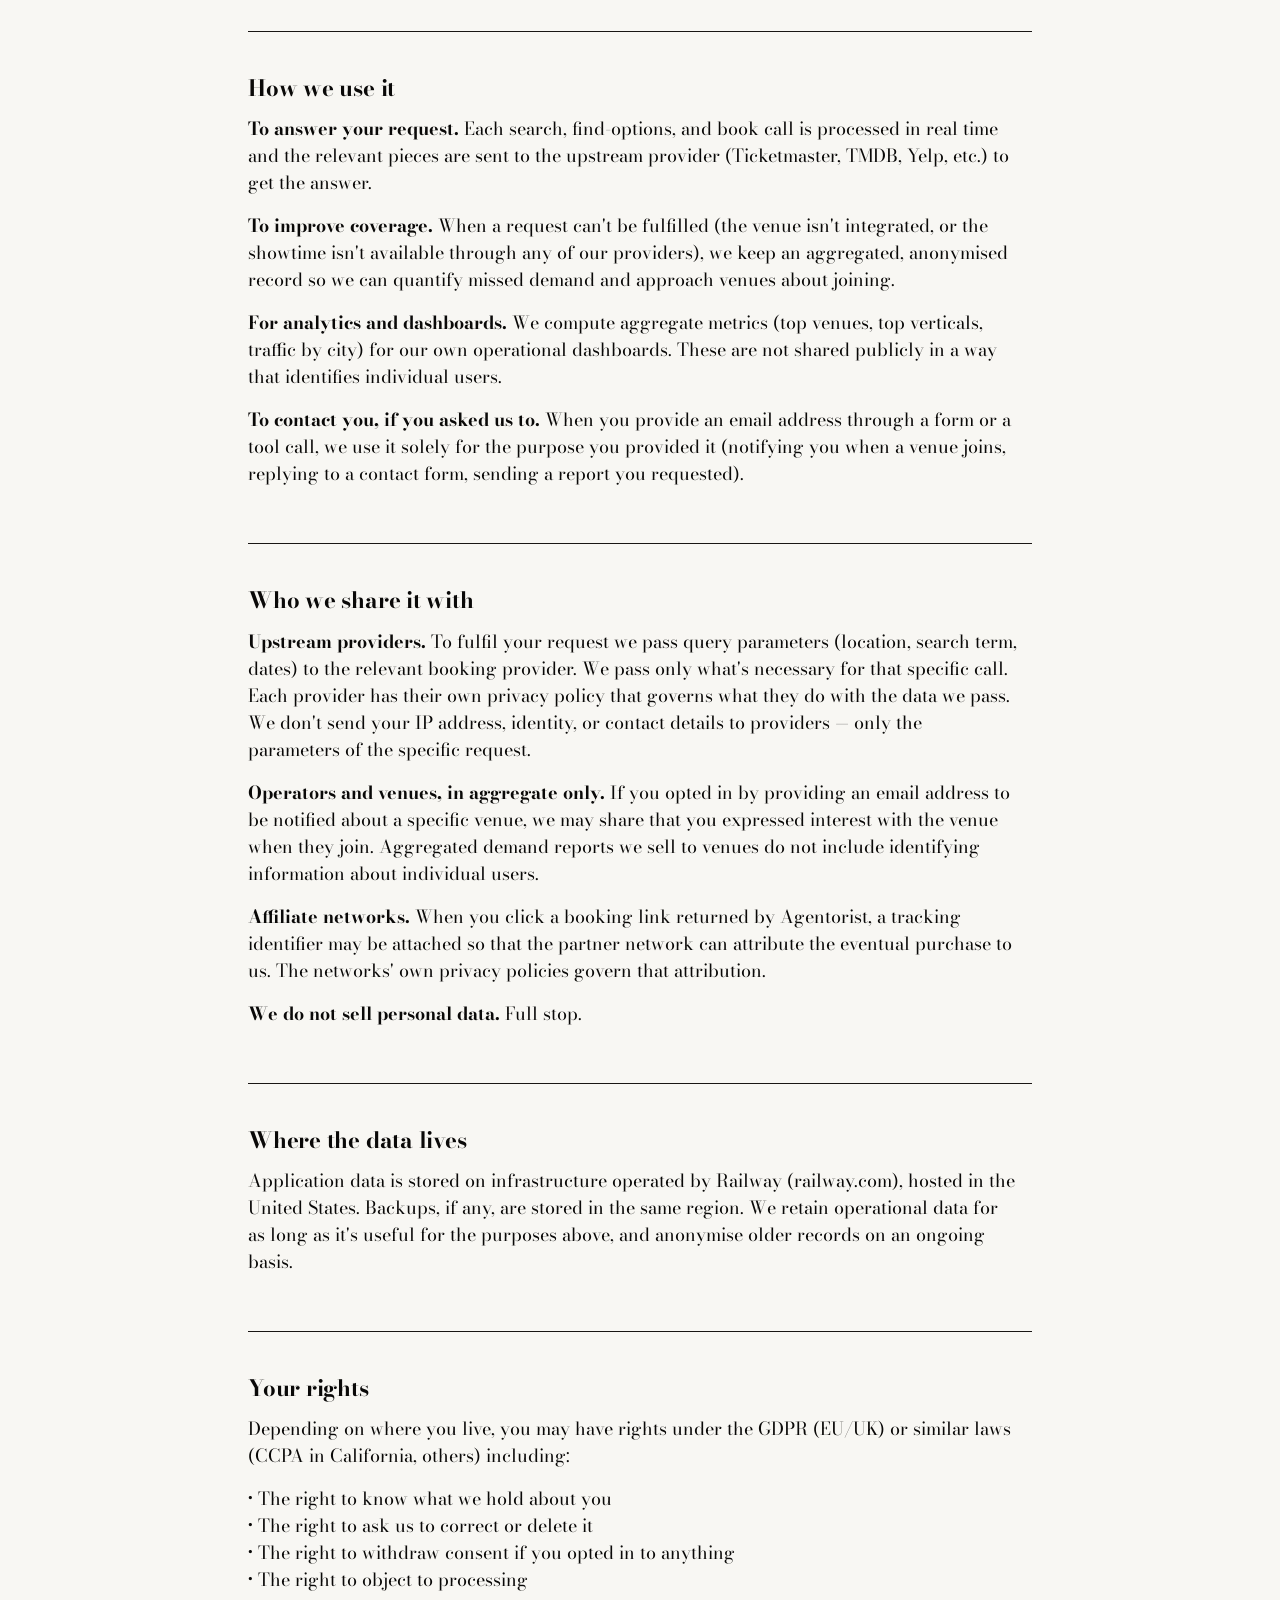
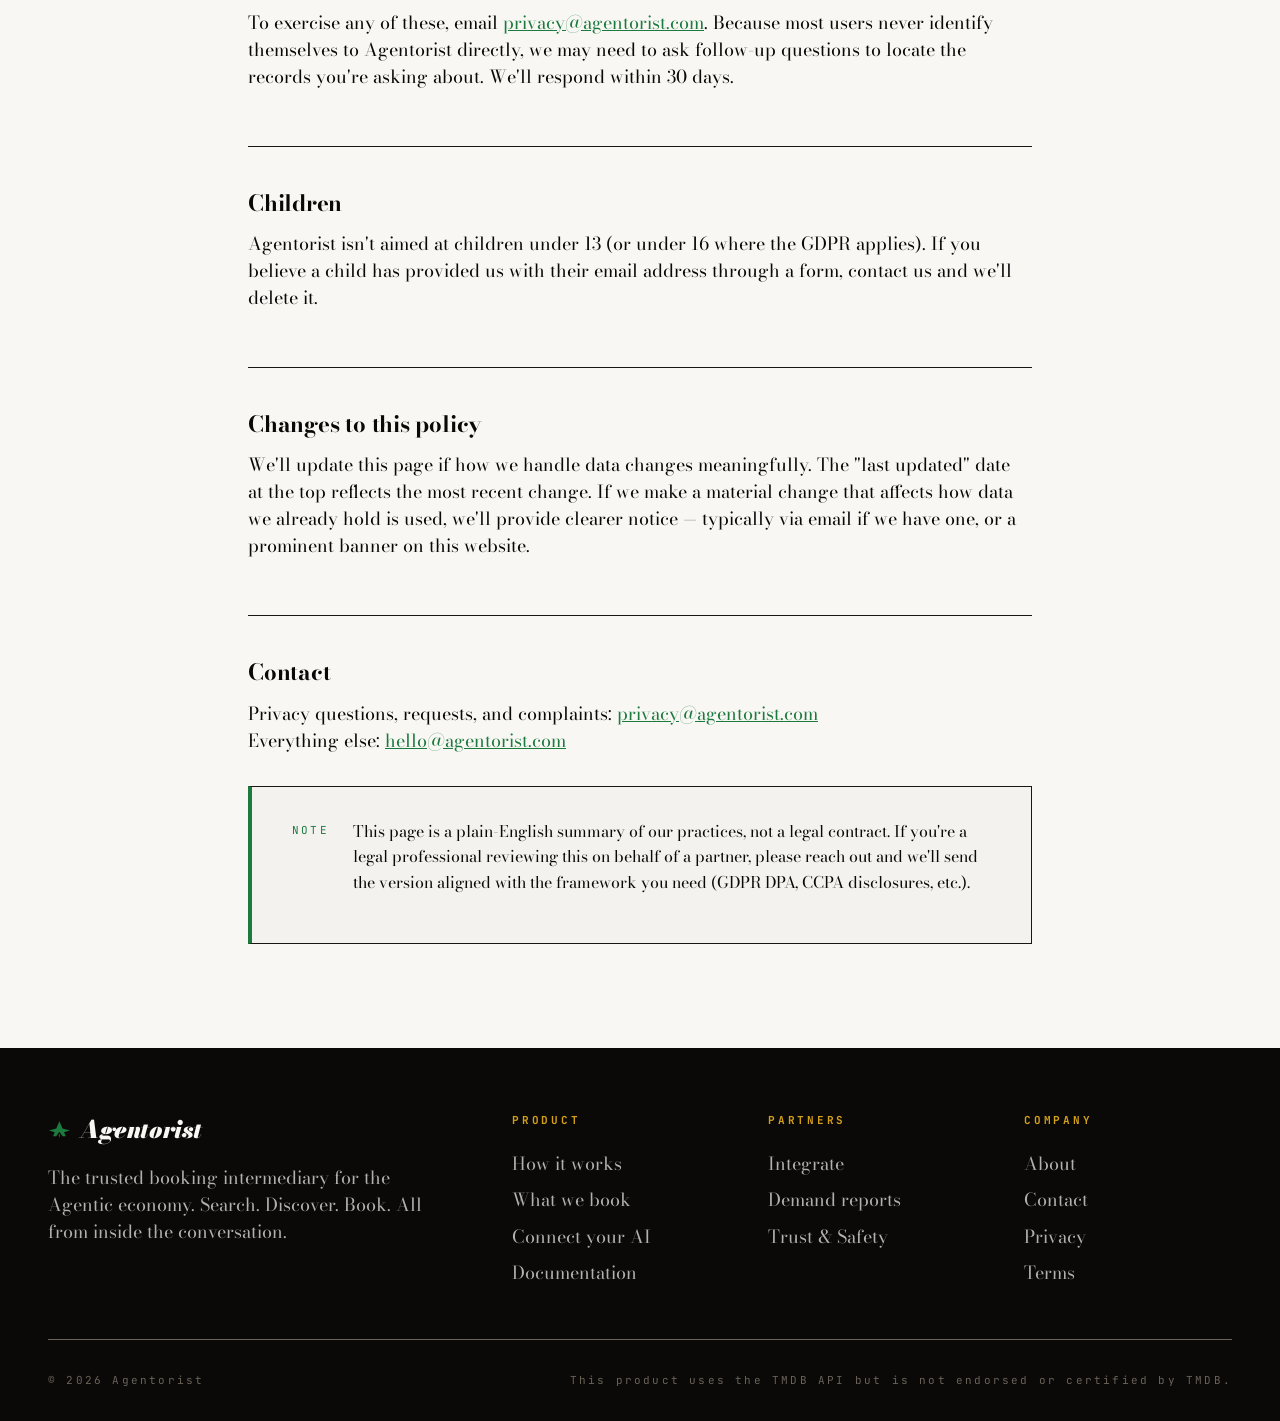
<file: privacy.html>
<!DOCTYPE html>
<html lang="en">
<head>
<meta charset="UTF-8">
<meta name="viewport" content="width=device-width, initial-scale=1.0">
<title>Privacy Policy — Agentorist</title>
<meta name="description" content="Agentorist's privacy policy — what data we collect, how we use it, and your rights.">
<link rel="icon" type="image/svg+xml" href="favicon.svg">
<link rel="preconnect" href="https://fonts.googleapis.com">
<link rel="preconnect" href="https://fonts.gstatic.com" crossorigin>
<link href="https://fonts.googleapis.com/css2?family=Bodoni+Moda:ital,opsz,wght@0,6..96,400;0,6..96,700;0,6..96,900;1,6..96,400&family=JetBrains+Mono:wght@400;600&display=swap" rel="stylesheet">
<link rel="stylesheet" href="brand.css">
</head>
<body>

<svg width="0" height="0" style="position:absolute" aria-hidden="true">
  <symbol id="agt-mark" viewBox="0 0 100 100">
    <path fill="currentColor" d="M 50 10 L 63.6 42 L 96 50 L 70.4 58 L 78 76 L 64 76 L 50 56 L 36 76 L 22 76 L 29.6 58 L 4 50 L 36.4 42 Z"/>
    <path fill="currentColor" d="M 28 44 L 72 44 L 72 56 L 28 56 Z"/>
    <path fill="currentColor" d="M 47 68 L 53 68 L 50 84 Z"/>
  </symbol>
</svg>

<header>
  <a class="logo" href="index.html"><svg aria-hidden="true"><use href="#agt-mark"/></svg>Agentorist</a>
  <nav>
    <a href="index.html">Home</a>
    <a href="integrate.html">Integrate</a>
    <a href="data-reports.html">Demand Reports</a>
    <a href="contact.html">Contact</a>
  </nav>
</header>

<div class="page-body">
  <div class="section-label">Privacy Policy</div>
  <h1>Privacy<br><em>policy.</em></h1>
  <p class="lede">
    Last updated: 11 May 2026. This page explains what data Agentorist collects when you (or an AI agent acting on your behalf) use our service, how we use it, and the rights you have over it. We've tried to keep it short and readable.
  </p>

  <section>
    <h3>Who we are</h3>
    <p>
      Agentorist is operated by Agentorist LLC, a limited liability company. References to "we", "us", or "our" mean Agentorist LLC. You can reach us about anything on this page at <a href="mailto:privacy@agentorist.com">privacy@agentorist.com</a>.
    </p>
  </section>

  <section>
    <h3>What Agentorist actually is</h3>
    <p>
      Agentorist is a Model Context Protocol (MCP) server. AI agents — Claude, ChatGPT, Gemini, Cursor and others — connect to us and call tools to search for bookable items, look up showtimes or ticket classes, and complete bookings. Most users never directly interact with Agentorist; they talk to their AI assistant, which talks to us.
    </p>
  </section>

  <section>
    <h3>What we collect</h3>
    <p><strong>From every request:</strong></p>
    <p>
      <strong>·</strong> The vertical and query (e.g. "concerts in Boston tonight")<br>
      <strong>·</strong> The location string the agent passed (city, postcode, lat/lng)<br>
      <strong>·</strong> The name of the calling agent client where the agent provides it (e.g. "Claude Desktop")<br>
      <strong>·</strong> Timestamp and a count of results returned<br>
      <strong>·</strong> When a booking can't be fulfilled: the venue name, the item title, and the time the user asked about
    </p>
    <p><strong>From you, only if you give it to us:</strong></p>
    <p>
      <strong>·</strong> An email address — only when you explicitly opt in (for example by ticking "let me know when this venue joins") or when you submit a form on this website
    </p>
    <p><strong>What we do NOT collect:</strong></p>
    <p>
      <strong>·</strong> Payment details (bookings are completed by the partner — Ticketmaster, Fandango, etc. — not us)<br>
      <strong>·</strong> Identity documents, real names, or any government IDs<br>
      <strong>·</strong> Browsing history outside the specific request the AI agent makes<br>
      <strong>·</strong> Any data from your AI assistant beyond the parameters of the tool call
    </p>
  </section>

  <section>
    <h3>How we use it</h3>
    <p>
      <strong>To answer your request.</strong> Each search, find-options, and book call is processed in real time and the relevant pieces are sent to the upstream provider (Ticketmaster, TMDB, Yelp, etc.) to get the answer.
    </p>
    <p>
      <strong>To improve coverage.</strong> When a request can't be fulfilled (the venue isn't integrated, or the showtime isn't available through any of our providers), we keep an aggregated, anonymised record so we can quantify missed demand and approach venues about joining.
    </p>
    <p>
      <strong>For analytics and dashboards.</strong> We compute aggregate metrics (top venues, top verticals, traffic by city) for our own operational dashboards. These are not shared publicly in a way that identifies individual users.
    </p>
    <p>
      <strong>To contact you, if you asked us to.</strong> When you provide an email address through a form or a tool call, we use it solely for the purpose you provided it (notifying you when a venue joins, replying to a contact form, sending a report you requested).
    </p>
  </section>

  <section>
    <h3>Who we share it with</h3>
    <p>
      <strong>Upstream providers.</strong> To fulfil your request we pass query parameters (location, search term, dates) to the relevant booking provider. We pass only what's necessary for that specific call. Each provider has their own privacy policy that governs what they do with the data we pass. We don't send your IP address, identity, or contact details to providers — only the parameters of the specific request.
    </p>
    <p>
      <strong>Operators and venues, in aggregate only.</strong> If you opted in by providing an email address to be notified about a specific venue, we may share that you expressed interest with the venue when they join. Aggregated demand reports we sell to venues do not include identifying information about individual users.
    </p>
    <p>
      <strong>Affiliate networks.</strong> When you click a booking link returned by Agentorist, a tracking identifier may be attached so that the partner network can attribute the eventual purchase to us. The networks' own privacy policies govern that attribution.
    </p>
    <p>
      <strong>We do not sell personal data.</strong> Full stop.
    </p>
  </section>

  <section>
    <h3>Where the data lives</h3>
    <p>
      Application data is stored on infrastructure operated by Railway (railway.com), hosted in the United States. Backups, if any, are stored in the same region. We retain operational data for as long as it's useful for the purposes above, and anonymise older records on an ongoing basis.
    </p>
  </section>

  <section>
    <h3>Your rights</h3>
    <p>
      Depending on where you live, you may have rights under the GDPR (EU/UK) or similar laws (CCPA in California, others) including:
    </p>
    <p>
      <strong>·</strong> The right to know what we hold about you<br>
      <strong>·</strong> The right to ask us to correct or delete it<br>
      <strong>·</strong> The right to withdraw consent if you opted in to anything<br>
      <strong>·</strong> The right to object to processing
    </p>
    <p>
      To exercise any of these, email <a href="mailto:privacy@agentorist.com">privacy@agentorist.com</a>. Because most users never identify themselves to Agentorist directly, we may need to ask follow-up questions to locate the records you're asking about. We'll respond within 30 days.
    </p>
  </section>

  <section>
    <h3>Children</h3>
    <p>
      Agentorist isn't aimed at children under 13 (or under 16 where the GDPR applies). If you believe a child has provided us with their email address through a form, contact us and we'll delete it.
    </p>
  </section>

  <section>
    <h3>Changes to this policy</h3>
    <p>
      We'll update this page if how we handle data changes meaningfully. The "last updated" date at the top reflects the most recent change. If we make a material change that affects how data we already hold is used, we'll provide clearer notice — typically via email if we have one, or a prominent banner on this website.
    </p>
  </section>

  <section>
    <h3>Contact</h3>
    <p>
      Privacy questions, requests, and complaints: <a href="mailto:privacy@agentorist.com">privacy@agentorist.com</a><br>
      Everything else: <a href="mailto:hello@agentorist.com">hello@agentorist.com</a>
    </p>
    <div class="callout" style="margin-top: 2rem;">
      <span class="callout-icon">Note</span>
      <p>This page is a plain-English summary of our practices, not a legal contract. If you're a legal professional reviewing this on behalf of a partner, please reach out and we'll send the version aligned with the framework you need (GDPR DPA, CCPA disclosures, etc.).</p>
    </div>
  </section>
</div>

<footer>
  <div class="footer-grid">
    <div>
      <div class="logo footer-logo"><svg aria-hidden="true"><use href="#agt-mark"/></svg>Agentorist</div>
      <p class="footer-tagline">The trusted booking intermediary for the Agentic economy. Search. Discover. Book. All from inside the conversation.</p>
    </div>
    <div>
      <h4>Product</h4>
      <a href="index.html#how">How it works</a>
      <a href="index.html#verticals">What we book</a>
      <a href="connect.html">Connect your AI</a>
      <a href="docs.html">Documentation</a>
    </div>
    <div>
      <h4>Partners</h4>
      <a href="integrate.html">Integrate</a>
      <a href="data-reports.html">Demand reports</a>
      <a href="security.html">Trust &amp; Safety</a>
    </div>
    <div>
      <h4>Company</h4>
      <a href="about.html">About</a>
      <a href="contact.html">Contact</a>
      <a href="privacy.html">Privacy</a>
      <a href="terms.html">Terms</a>
    </div>
  </div>
  <div class="colophon">
    <span>© 2026 Agentorist</span>
    <span>This product uses the TMDB API but is not endorsed or certified by TMDB.</span>
  </div>
</footer>

</body>
</html>
</file>
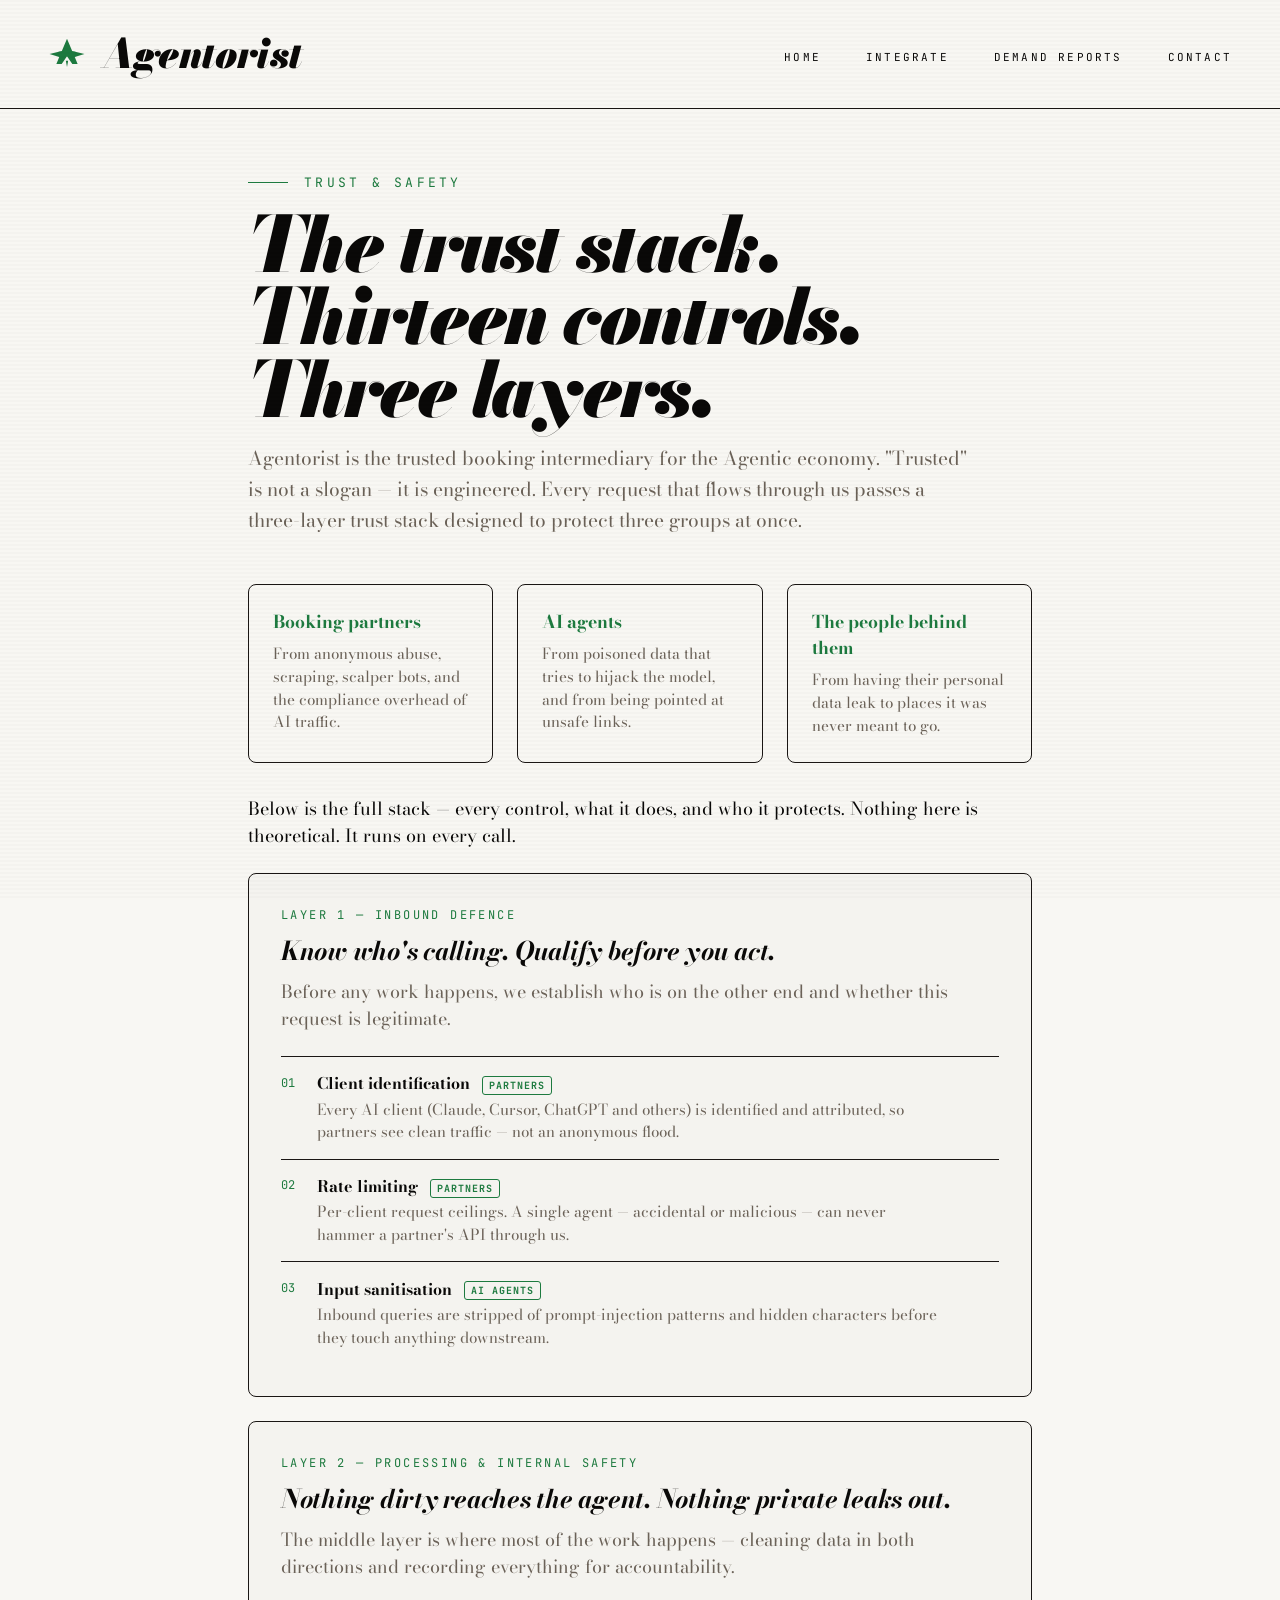
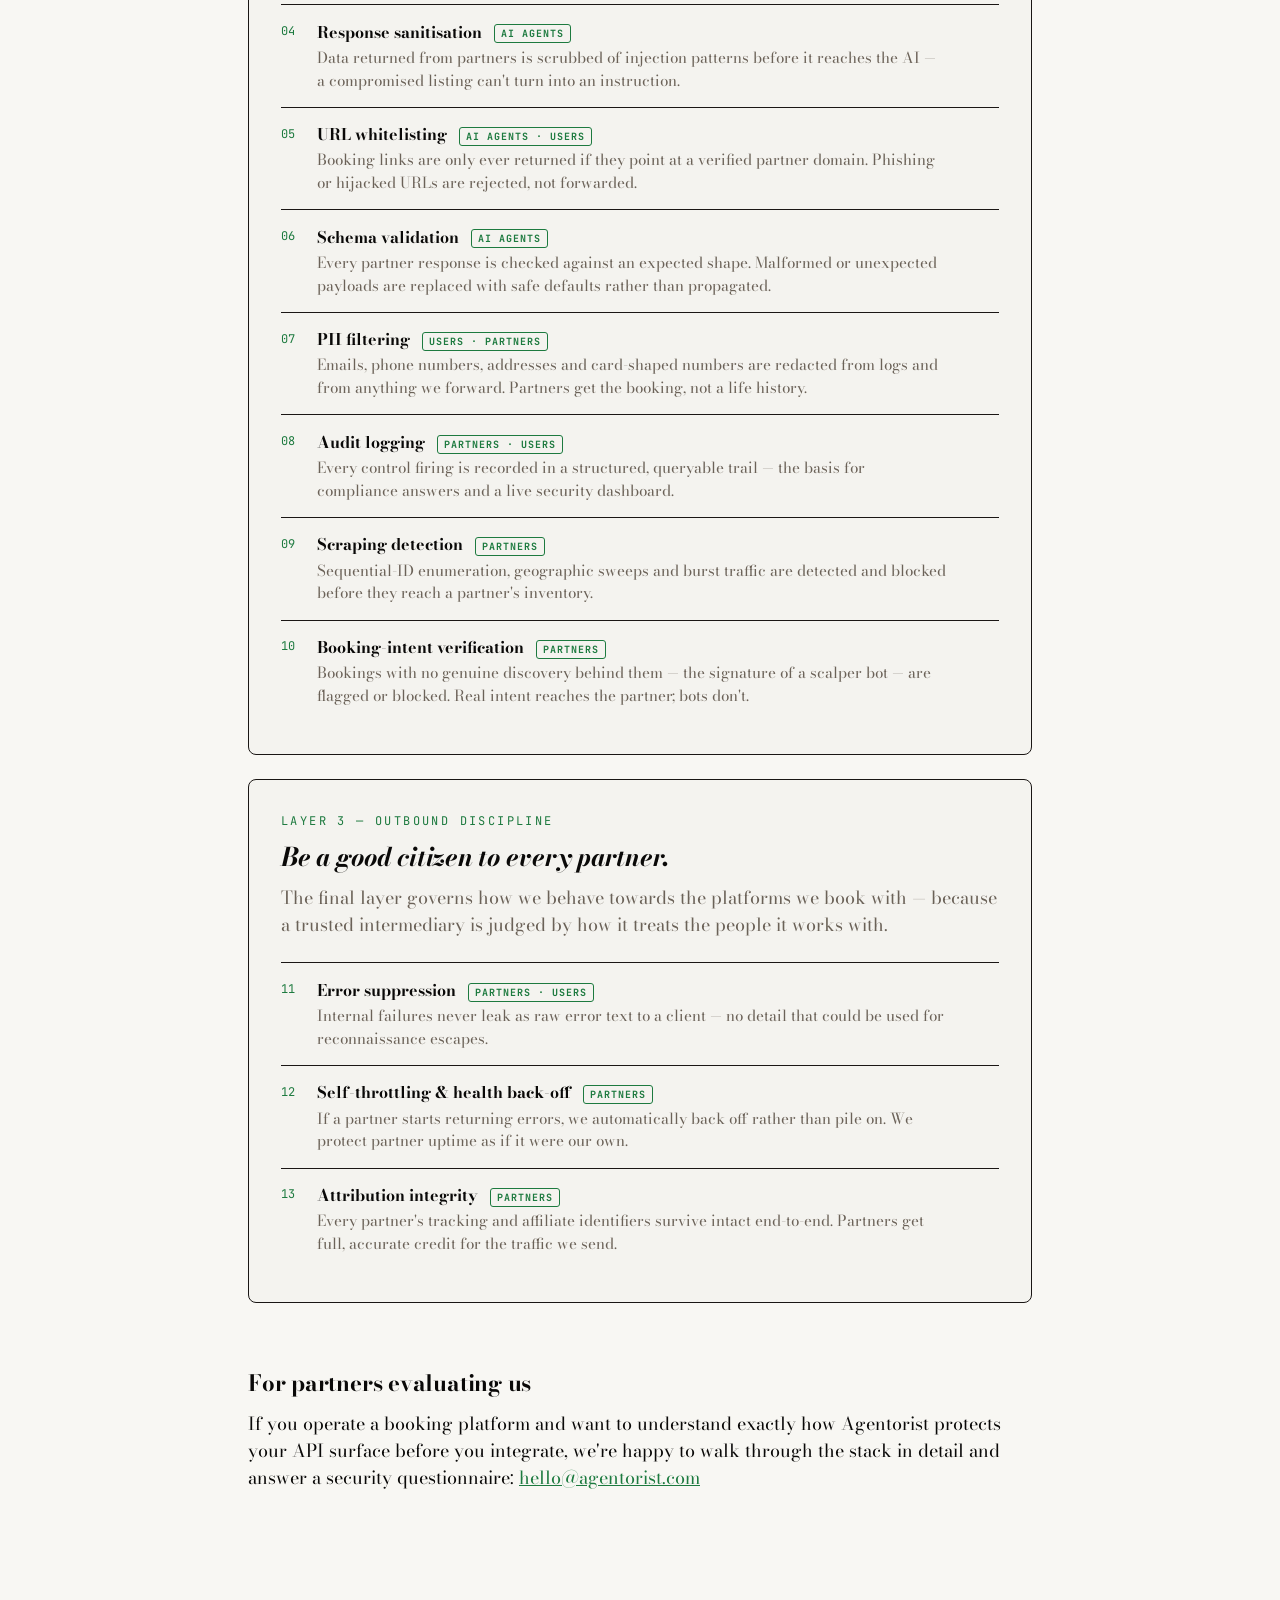
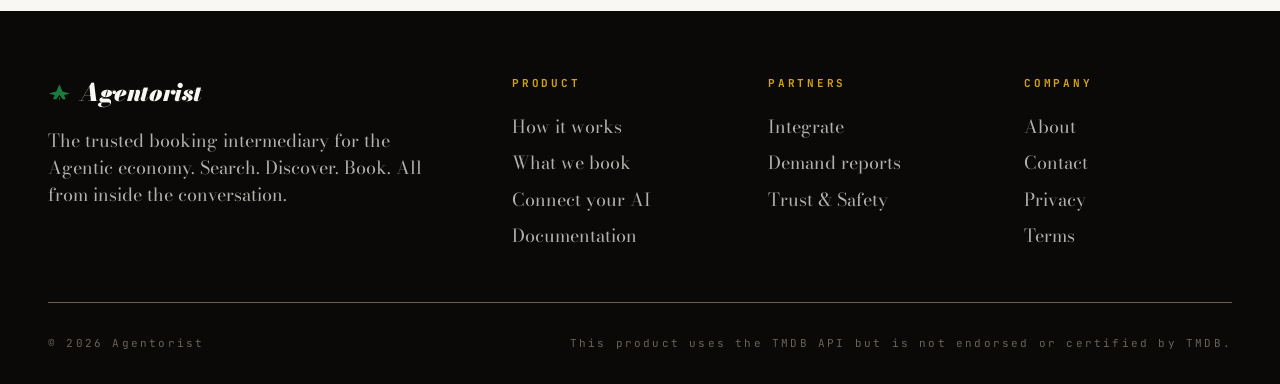
<file: security.html>
<!DOCTYPE html>
<html lang="en">
<head>
<meta charset="UTF-8">
<meta name="viewport" content="width=device-width, initial-scale=1.0">
<title>Trust &amp; Safety — Agentorist</title>
<meta name="description" content="The Agentorist trust stack: 13 controls across 3 layers that keep booking partners, AI agents, and the people they act for safe in the Agentic economy.">
<link rel="icon" type="image/svg+xml" href="favicon.svg">
<link rel="preconnect" href="https://fonts.googleapis.com">
<link rel="preconnect" href="https://fonts.gstatic.com" crossorigin>
<link href="https://fonts.googleapis.com/css2?family=Bodoni+Moda:ital,opsz,wght@0,6..96,400;0,6..96,700;0,6..96,900;1,6..96,400&family=JetBrains+Mono:wght@400;600&display=swap" rel="stylesheet">
<link rel="stylesheet" href="brand.css">
<style>
  /* Trust-stack specific — layer cards + control list. Scoped to this page. */
  .layer {
    border: 1px solid var(--line);
    border-radius: 8px;
    padding: 2rem;
    margin: 1.5rem 0;
    background: rgba(0,0,0,0.015);
  }
  .layer-tag {
    font-family: 'JetBrains Mono', monospace;
    font-size: 12px;
    letter-spacing: 0.2em;
    text-transform: uppercase;
    color: var(--forest);
    margin-bottom: 0.5rem;
  }
  .layer h3 {
    font-size: 1.6rem;
    font-style: italic;
    margin-bottom: 0.5rem;
  }
  .layer > p { color: var(--muted); margin-bottom: 1.5rem; max-width: 70ch; }
  .control {
    display: grid;
    grid-template-columns: 1.5rem 1fr;
    gap: 0.75rem;
    padding: 0.9rem 0;
    border-top: 1px solid var(--line);
  }
  .control:first-of-type { border-top: none; }
  .control .n {
    font-family: 'JetBrains Mono', monospace;
    font-size: 12px;
    color: var(--forest);
    padding-top: 0.15rem;
  }
  .control h4 { font-size: 1rem; margin-bottom: 0.2rem; }
  .control p { font-size: 0.95rem; color: var(--muted); margin: 0; }
  .who {
    display: inline-block;
    font-family: 'JetBrains Mono', monospace;
    font-size: 10px;
    letter-spacing: 0.1em;
    text-transform: uppercase;
    color: var(--forest);
    border: 1px solid var(--forest);
    border-radius: 3px;
    padding: 1px 6px;
    margin-left: 0.5rem;
    vertical-align: middle;
  }
  .protect-row {
    display: flex;
    gap: 1.5rem;
    flex-wrap: wrap;
    margin: 2rem 0;
  }
  .protect-card {
    flex: 1;
    min-width: 220px;
    border: 1px solid var(--line);
    border-radius: 8px;
    padding: 1.5rem;
  }
  .protect-card h4 { color: var(--forest); margin-bottom: 0.5rem; font-size: 1.1rem; }
  .protect-card p { font-size: 0.95rem; color: var(--muted); margin: 0; }
</style>
</head>
<body>

<svg width="0" height="0" style="position:absolute" aria-hidden="true">
  <symbol id="agt-mark" viewBox="0 0 100 100">
    <path fill="currentColor" d="M 50 10 L 63.6 42 L 96 50 L 70.4 58 L 78 76 L 64 76 L 50 56 L 36 76 L 22 76 L 29.6 58 L 4 50 L 36.4 42 Z"/>
    <path fill="currentColor" d="M 28 44 L 72 44 L 72 56 L 28 56 Z"/>
    <path fill="currentColor" d="M 47 68 L 53 68 L 50 84 Z"/>
  </symbol>
</svg>

<header>
  <a class="logo" href="index.html"><svg aria-hidden="true"><use href="#agt-mark"/></svg>Agentorist</a>
  <nav>
    <a href="index.html">Home</a>
    <a href="integrate.html">Integrate</a>
    <a href="data-reports.html">Demand Reports</a>
    <a href="contact.html">Contact</a>
  </nav>
</header>

<div class="page-body">
  <div class="section-label">Trust &amp; Safety</div>
  <h1>The trust stack.<br><em>Thirteen controls. Three layers.</em></h1>
  <p class="lede">
    Agentorist is the trusted booking intermediary for the Agentic economy.
    "Trusted" is not a slogan — it is engineered. Every request that flows
    through us passes a three-layer trust stack designed to protect three
    groups at once.
  </p>

  <div class="protect-row">
    <div class="protect-card">
      <h4>Booking partners</h4>
      <p>From anonymous abuse, scraping, scalper bots, and the compliance overhead of AI traffic.</p>
    </div>
    <div class="protect-card">
      <h4>AI agents</h4>
      <p>From poisoned data that tries to hijack the model, and from being pointed at unsafe links.</p>
    </div>
    <div class="protect-card">
      <h4>The people behind them</h4>
      <p>From having their personal data leak to places it was never meant to go.</p>
    </div>
  </div>

  <p>
    Below is the full stack — every control, what it does, and who it
    protects. Nothing here is theoretical. It runs on every call.
  </p>

  <!-- LAYER 1 -->
  <div class="layer">
    <div class="layer-tag">Layer 1 — Inbound defence</div>
    <h3>Know who's calling. Qualify before you act.</h3>
    <p>
      Before any work happens, we establish who is on the other end and
      whether this request is legitimate.
    </p>

    <div class="control">
      <div class="n">01</div>
      <div>
        <h4>Client identification <span class="who">Partners</span></h4>
        <p>Every AI client (Claude, Cursor, ChatGPT and others) is identified and attributed, so partners see clean traffic — not an anonymous flood.</p>
      </div>
    </div>
    <div class="control">
      <div class="n">02</div>
      <div>
        <h4>Rate limiting <span class="who">Partners</span></h4>
        <p>Per-client request ceilings. A single agent — accidental or malicious — can never hammer a partner's API through us.</p>
      </div>
    </div>
    <div class="control">
      <div class="n">03</div>
      <div>
        <h4>Input sanitisation <span class="who">AI agents</span></h4>
        <p>Inbound queries are stripped of prompt-injection patterns and hidden characters before they touch anything downstream.</p>
      </div>
    </div>
  </div>

  <!-- LAYER 2 -->
  <div class="layer">
    <div class="layer-tag">Layer 2 — Processing &amp; internal safety</div>
    <h3>Nothing dirty reaches the agent. Nothing private leaks out.</h3>
    <p>
      The middle layer is where most of the work happens — cleaning data in
      both directions and recording everything for accountability.
    </p>

    <div class="control">
      <div class="n">04</div>
      <div>
        <h4>Response sanitisation <span class="who">AI agents</span></h4>
        <p>Data returned from partners is scrubbed of injection patterns before it reaches the AI — a compromised listing can't turn into an instruction.</p>
      </div>
    </div>
    <div class="control">
      <div class="n">05</div>
      <div>
        <h4>URL whitelisting <span class="who">AI agents · Users</span></h4>
        <p>Booking links are only ever returned if they point at a verified partner domain. Phishing or hijacked URLs are rejected, not forwarded.</p>
      </div>
    </div>
    <div class="control">
      <div class="n">06</div>
      <div>
        <h4>Schema validation <span class="who">AI agents</span></h4>
        <p>Every partner response is checked against an expected shape. Malformed or unexpected payloads are replaced with safe defaults rather than propagated.</p>
      </div>
    </div>
    <div class="control">
      <div class="n">07</div>
      <div>
        <h4>PII filtering <span class="who">Users · Partners</span></h4>
        <p>Emails, phone numbers, addresses and card-shaped numbers are redacted from logs and from anything we forward. Partners get the booking, not a life history.</p>
      </div>
    </div>
    <div class="control">
      <div class="n">08</div>
      <div>
        <h4>Audit logging <span class="who">Partners · Users</span></h4>
        <p>Every control firing is recorded in a structured, queryable trail — the basis for compliance answers and a live security dashboard.</p>
      </div>
    </div>
    <div class="control">
      <div class="n">09</div>
      <div>
        <h4>Scraping detection <span class="who">Partners</span></h4>
        <p>Sequential-ID enumeration, geographic sweeps and burst traffic are detected and blocked before they reach a partner's inventory.</p>
      </div>
    </div>
    <div class="control">
      <div class="n">10</div>
      <div>
        <h4>Booking-intent verification <span class="who">Partners</span></h4>
        <p>Bookings with no genuine discovery behind them — the signature of a scalper bot — are flagged or blocked. Real intent reaches the partner; bots don't.</p>
      </div>
    </div>
  </div>

  <!-- LAYER 3 -->
  <div class="layer">
    <div class="layer-tag">Layer 3 — Outbound discipline</div>
    <h3>Be a good citizen to every partner.</h3>
    <p>
      The final layer governs how we behave towards the platforms we book
      with — because a trusted intermediary is judged by how it treats the
      people it works with.
    </p>

    <div class="control">
      <div class="n">11</div>
      <div>
        <h4>Error suppression <span class="who">Partners · Users</span></h4>
        <p>Internal failures never leak as raw error text to a client — no detail that could be used for reconnaissance escapes.</p>
      </div>
    </div>
    <div class="control">
      <div class="n">12</div>
      <div>
        <h4>Self-throttling &amp; health back-off <span class="who">Partners</span></h4>
        <p>If a partner starts returning errors, we automatically back off rather than pile on. We protect partner uptime as if it were our own.</p>
      </div>
    </div>
    <div class="control">
      <div class="n">13</div>
      <div>
        <h4>Attribution integrity <span class="who">Partners</span></h4>
        <p>Every partner's tracking and affiliate identifiers survive intact end-to-end. Partners get full, accurate credit for the traffic we send.</p>
      </div>
    </div>
  </div>

  <section>
    <h3>For partners evaluating us</h3>
    <p>
      If you operate a booking platform and want to understand exactly how
      Agentorist protects your API surface before you integrate, we're happy
      to walk through the stack in detail and answer a security
      questionnaire: <a href="mailto:hello@agentorist.com">hello@agentorist.com</a>
    </p>
  </section>
</div>

<footer>
  <div class="footer-grid">
    <div>
      <div class="logo footer-logo"><svg aria-hidden="true"><use href="#agt-mark"/></svg>Agentorist</div>
      <p class="footer-tagline">The trusted booking intermediary for the Agentic economy. Search. Discover. Book. All from inside the conversation.</p>
    </div>
    <div>
      <h4>Product</h4>
      <a href="index.html#how">How it works</a>
      <a href="index.html#verticals">What we book</a>
      <a href="connect.html">Connect your AI</a>
      <a href="docs.html">Documentation</a>
    </div>
    <div>
      <h4>Partners</h4>
      <a href="integrate.html">Integrate</a>
      <a href="data-reports.html">Demand reports</a>
      <a href="security.html">Trust &amp; Safety</a>
    </div>
    <div>
      <h4>Company</h4>
      <a href="about.html">About</a>
      <a href="contact.html">Contact</a>
      <a href="privacy.html">Privacy</a>
      <a href="terms.html">Terms</a>
    </div>
  </div>
  <div class="colophon">
    <span>© 2026 Agentorist</span>
    <span>This product uses the TMDB API but is not endorsed or certified by TMDB.</span>
  </div>
</footer>

</body>
</html>
</file>
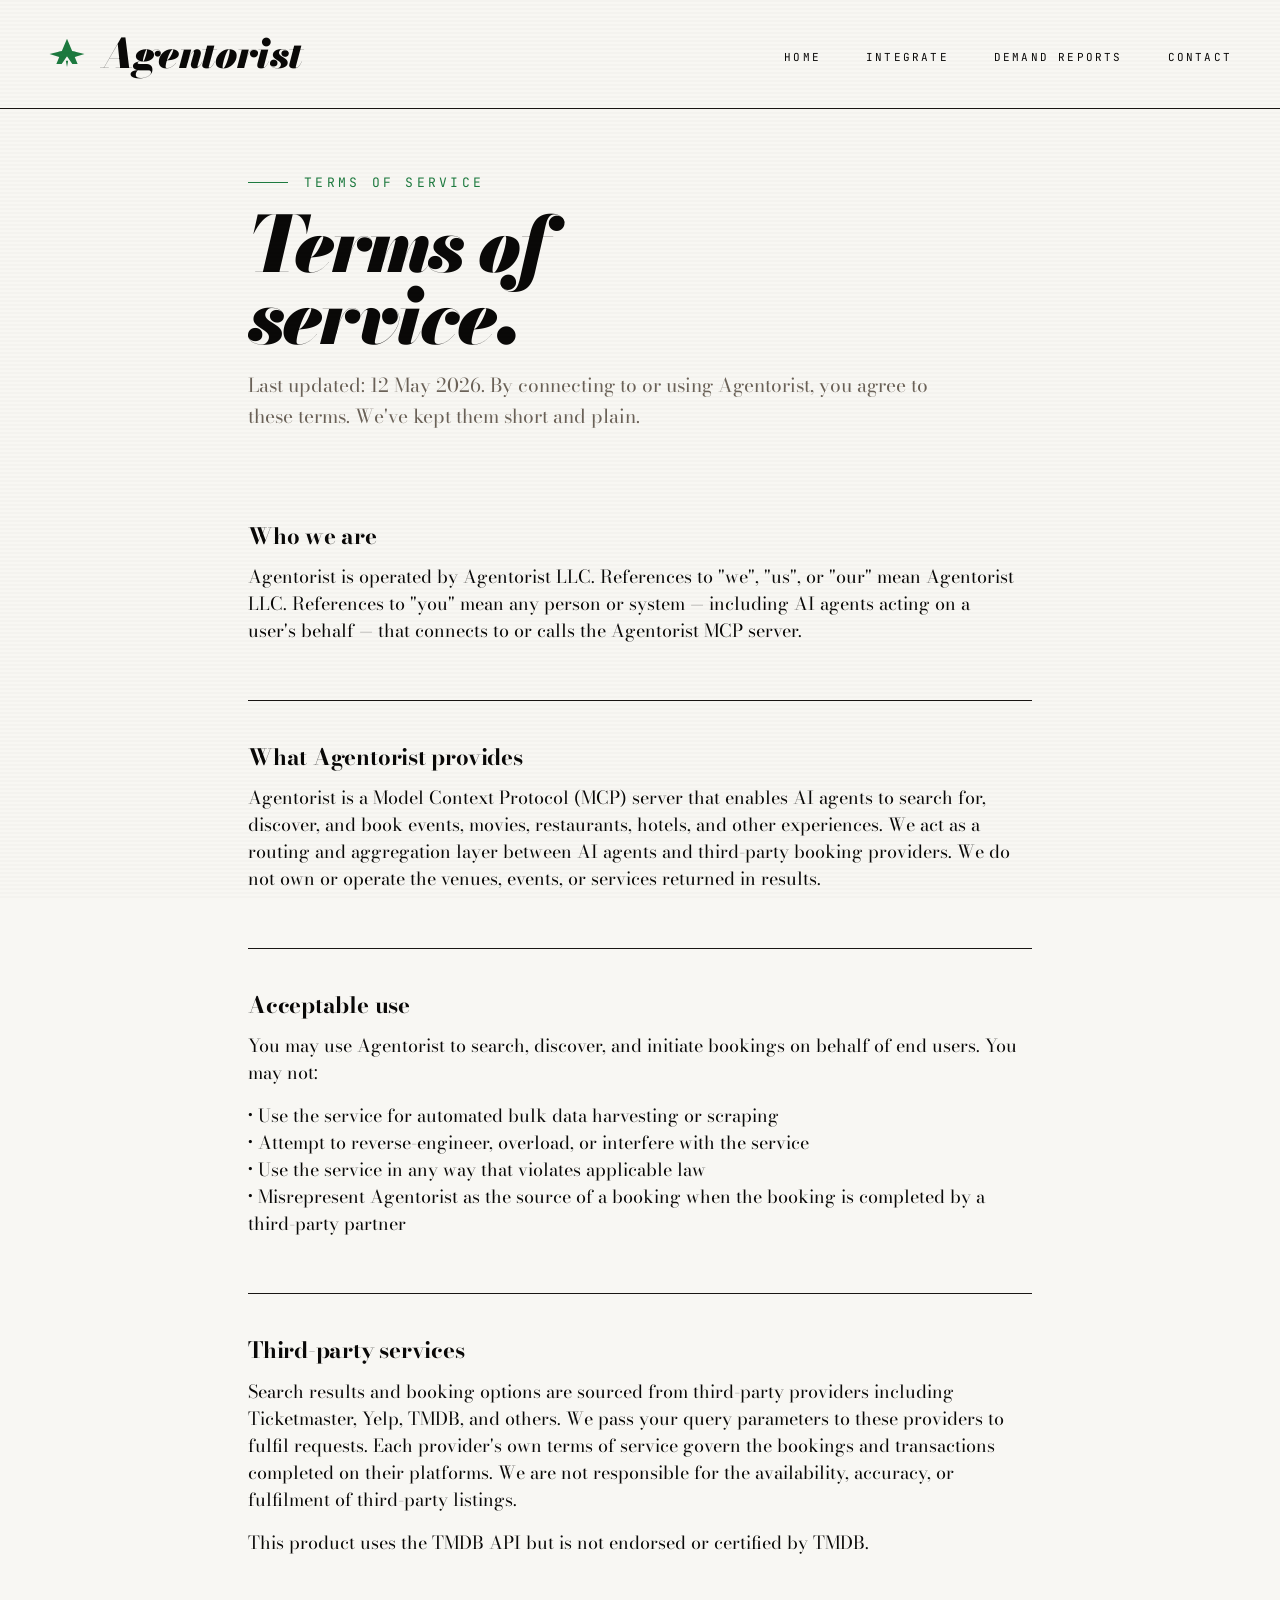
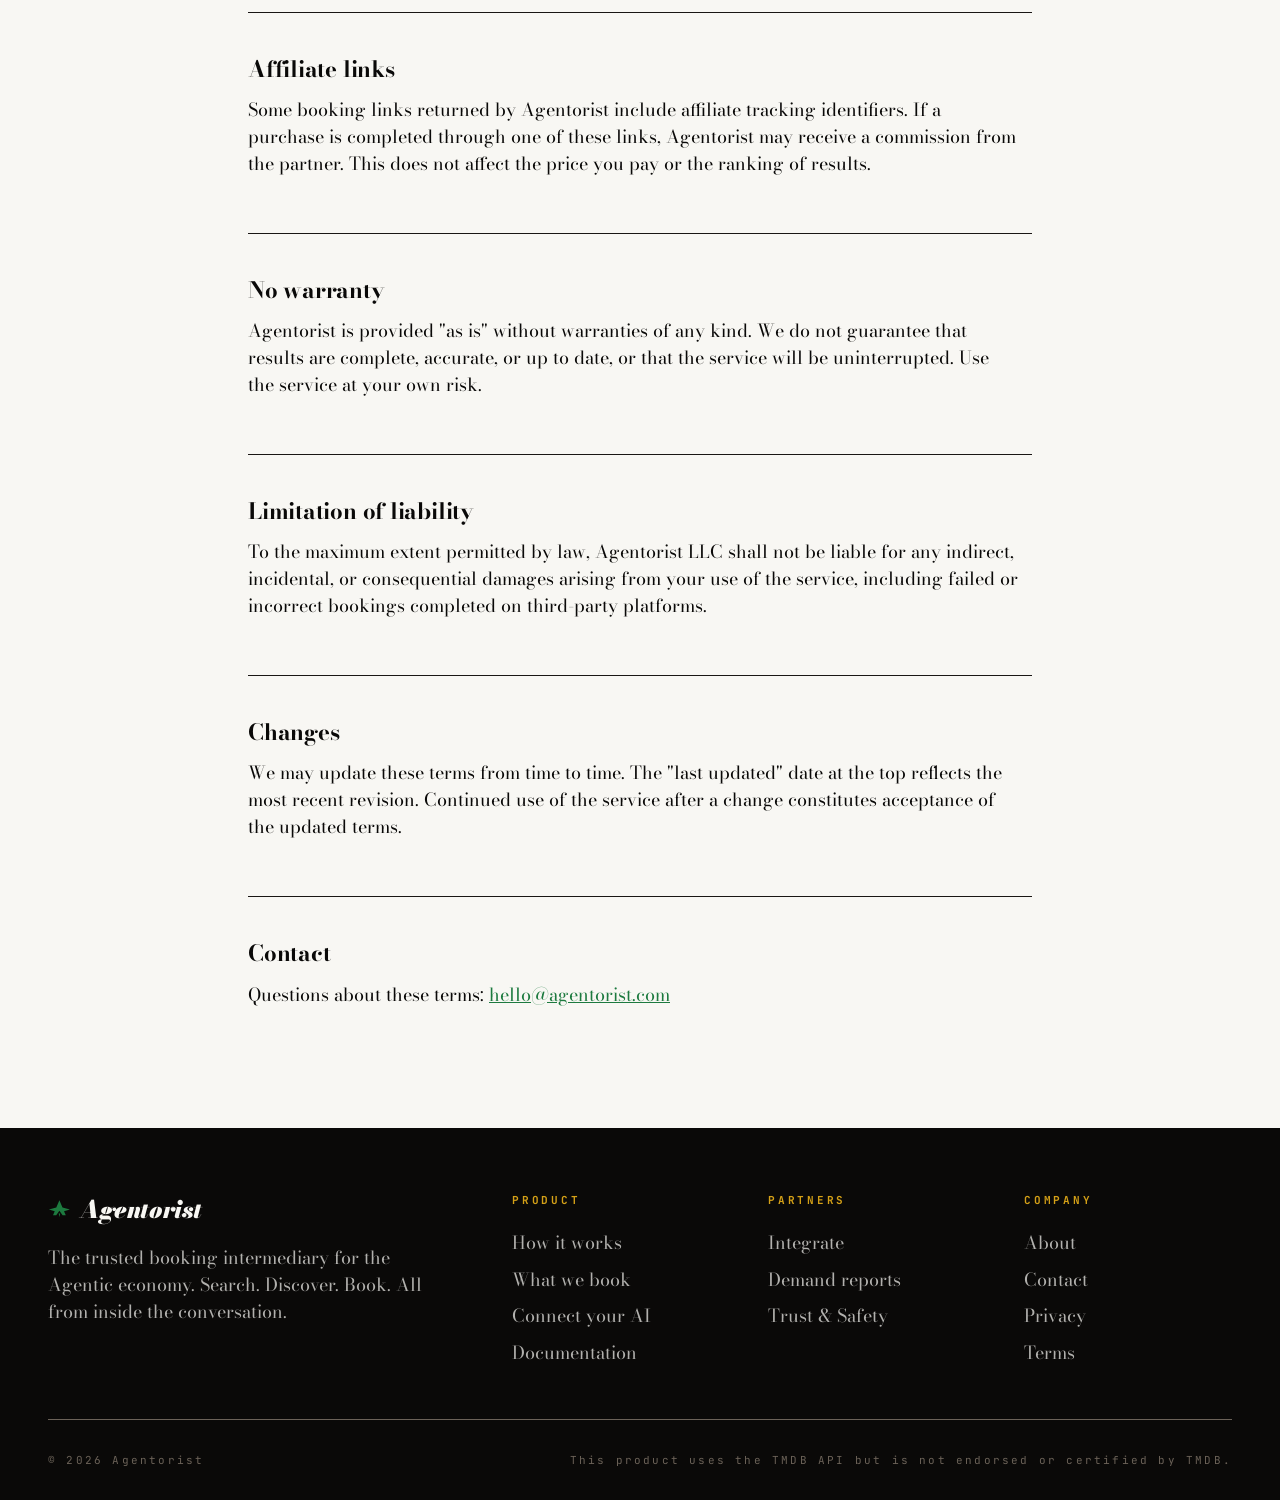
<file: terms.html>
<!DOCTYPE html>
<html lang="en">
<head>
<meta charset="UTF-8">
<meta name="viewport" content="width=device-width, initial-scale=1.0">
<title>Terms of Service — Agentorist</title>
<meta name="description" content="Agentorist's terms of service.">
<link rel="icon" type="image/svg+xml" href="favicon.svg">
<link rel="preconnect" href="https://fonts.googleapis.com">
<link rel="preconnect" href="https://fonts.gstatic.com" crossorigin>
<link href="https://fonts.googleapis.com/css2?family=Bodoni+Moda:ital,opsz,wght@0,6..96,400;0,6..96,700;0,6..96,900;1,6..96,400&family=JetBrains+Mono:wght@400;600&display=swap" rel="stylesheet">
<link rel="stylesheet" href="brand.css">
</head>
<body>

<svg width="0" height="0" style="position:absolute" aria-hidden="true">
  <symbol id="agt-mark" viewBox="0 0 100 100">
    <path fill="currentColor" d="M 50 10 L 63.6 42 L 96 50 L 70.4 58 L 78 76 L 64 76 L 50 56 L 36 76 L 22 76 L 29.6 58 L 4 50 L 36.4 42 Z"/>
    <path fill="currentColor" d="M 28 44 L 72 44 L 72 56 L 28 56 Z"/>
    <path fill="currentColor" d="M 47 68 L 53 68 L 50 84 Z"/>
  </symbol>
</svg>

<header>
  <a class="logo" href="index.html"><svg aria-hidden="true"><use href="#agt-mark"/></svg>Agentorist</a>
  <nav>
    <a href="index.html">Home</a>
    <a href="integrate.html">Integrate</a>
    <a href="data-reports.html">Demand Reports</a>
    <a href="contact.html">Contact</a>
  </nav>
</header>

<div class="page-body">
  <div class="section-label">Terms of Service</div>
  <h1>Terms of<br><em>service.</em></h1>
  <p class="lede">
    Last updated: 12 May 2026. By connecting to or using Agentorist, you agree to these terms. We've kept them short and plain.
  </p>

  <section>
    <h3>Who we are</h3>
    <p>
      Agentorist is operated by Agentorist LLC. References to "we", "us", or "our" mean Agentorist LLC. References to "you" mean any person or system — including AI agents acting on a user's behalf — that connects to or calls the Agentorist MCP server.
    </p>
  </section>

  <section>
    <h3>What Agentorist provides</h3>
    <p>
      Agentorist is a Model Context Protocol (MCP) server that enables AI agents to search for, discover, and book events, movies, restaurants, hotels, and other experiences. We act as a routing and aggregation layer between AI agents and third-party booking providers. We do not own or operate the venues, events, or services returned in results.
    </p>
  </section>

  <section>
    <h3>Acceptable use</h3>
    <p>You may use Agentorist to search, discover, and initiate bookings on behalf of end users. You may not:</p>
    <p>
      <strong>·</strong> Use the service for automated bulk data harvesting or scraping<br>
      <strong>·</strong> Attempt to reverse-engineer, overload, or interfere with the service<br>
      <strong>·</strong> Use the service in any way that violates applicable law<br>
      <strong>·</strong> Misrepresent Agentorist as the source of a booking when the booking is completed by a third-party partner
    </p>
  </section>

  <section>
    <h3>Third-party services</h3>
    <p>
      Search results and booking options are sourced from third-party providers including Ticketmaster, Yelp, TMDB, and others. We pass your query parameters to these providers to fulfil requests. Each provider's own terms of service govern the bookings and transactions completed on their platforms. We are not responsible for the availability, accuracy, or fulfilment of third-party listings.
    </p>
    <p>
      This product uses the TMDB API but is not endorsed or certified by TMDB.
    </p>
  </section>

  <section>
    <h3>Affiliate links</h3>
    <p>
      Some booking links returned by Agentorist include affiliate tracking identifiers. If a purchase is completed through one of these links, Agentorist may receive a commission from the partner. This does not affect the price you pay or the ranking of results.
    </p>
  </section>

  <section>
    <h3>No warranty</h3>
    <p>
      Agentorist is provided "as is" without warranties of any kind. We do not guarantee that results are complete, accurate, or up to date, or that the service will be uninterrupted. Use the service at your own risk.
    </p>
  </section>

  <section>
    <h3>Limitation of liability</h3>
    <p>
      To the maximum extent permitted by law, Agentorist LLC shall not be liable for any indirect, incidental, or consequential damages arising from your use of the service, including failed or incorrect bookings completed on third-party platforms.
    </p>
  </section>

  <section>
    <h3>Changes</h3>
    <p>
      We may update these terms from time to time. The "last updated" date at the top reflects the most recent revision. Continued use of the service after a change constitutes acceptance of the updated terms.
    </p>
  </section>

  <section>
    <h3>Contact</h3>
    <p>
      Questions about these terms: <a href="mailto:hello@agentorist.com">hello@agentorist.com</a>
    </p>
  </section>
</div>

<footer>
  <div class="footer-grid">
    <div>
      <div class="logo footer-logo"><svg aria-hidden="true"><use href="#agt-mark"/></svg>Agentorist</div>
      <p class="footer-tagline">The trusted booking intermediary for the Agentic economy. Search. Discover. Book. All from inside the conversation.</p>
    </div>
    <div>
      <h4>Product</h4>
      <a href="index.html#how">How it works</a>
      <a href="index.html#verticals">What we book</a>
      <a href="connect.html">Connect your AI</a>
      <a href="docs.html">Documentation</a>
    </div>
    <div>
      <h4>Partners</h4>
      <a href="integrate.html">Integrate</a>
      <a href="data-reports.html">Demand reports</a>
      <a href="security.html">Trust &amp; Safety</a>
    </div>
    <div>
      <h4>Company</h4>
      <a href="about.html">About</a>
      <a href="contact.html">Contact</a>
      <a href="privacy.html">Privacy</a>
      <a href="terms.html">Terms</a>
    </div>
  </div>
  <div class="colophon">
    <span>© 2026 Agentorist</span>
    <span>This product uses the TMDB API but is not endorsed or certified by TMDB.</span>
  </div>
</footer>

</body>
</html>
</file>
<file: brand.css>
/* Agentorist shared brand styles.
   Imported by every page in /site so the header, footer, typography, and
   colour palette stay consistent. Page-specific styles live inline in each
   HTML file. */

:root {
  --ink: #0a0908;
  --paper: #f8f7f3;          /* less off-white, between cream and pure white */
  --forest: #1d7a3f;         /* primary brand accent — brighter forest */
  --gold: #d4a017;
  --line: #1a1614;
  --muted: #6b6258;
}

* { box-sizing: border-box; margin: 0; padding: 0; }
html, body { background: var(--paper); color: var(--ink); }
body {
  font-family: 'Bodoni Moda', 'Times New Roman', serif;
  font-size: 18px;
  line-height: 1.5;
  overflow-x: hidden;
}

/* Subtle paper-grain overlay */
body::after {
  content: '';
  position: fixed; inset: 0;
  pointer-events: none;
  background-image:
    repeating-linear-gradient(
      0deg,
      transparent 0,
      transparent 2px,
      rgba(0,0,0,0.015) 2px,
      rgba(0,0,0,0.015) 4px
    );
  z-index: 1000;
}

/* Header ------------------------------------------------------------ */
header {
  border-bottom: 1px solid var(--line);
  padding: 1.5rem 3rem;
  display: flex;
  justify-content: space-between;
  align-items: center;
}
.logo {
  font-weight: 900;
  font-size: 1.5rem;
  letter-spacing: -0.02em;
  font-style: italic;
  display: inline-flex;
  align-items: center;
  gap: 0.4em;
  color: var(--ink);
  text-decoration: none;
}
header .logo { font-size: 2.5rem; }
.logo svg {
  width: 0.95em;
  height: 0.95em;
  color: var(--forest);
  flex-shrink: 0;
}
nav a {
  color: var(--ink);
  text-decoration: none;
  margin-left: 2.5rem;
  font-family: 'JetBrains Mono', monospace;
  font-size: 11px;
  letter-spacing: 0.2em;
  text-transform: uppercase;
  border-bottom: 1px solid transparent;
  padding-bottom: 2px;
  transition: border-color 0.2s;
}
nav a:hover { border-color: var(--forest); }

/* Section layout --------------------------------------------------- */
section {
  padding: 5rem 3rem;
  border-bottom: 1px solid var(--line);
  max-width: 1400px;
  margin: 0 auto;
}
.section-label {
  font-family: 'JetBrains Mono', monospace;
  font-size: 13px;
  letter-spacing: 0.25em;
  text-transform: uppercase;
  color: var(--forest);
  margin-bottom: 1rem;
  display: flex;
  align-items: center;
  gap: 1rem;
}
.section-label::before {
  content: '';
  width: 40px;
  height: 1px;
  background: var(--forest);
}
h1 {
  font-size: clamp(2.5rem, 6vw, 5rem);
  line-height: 0.95;
  letter-spacing: -0.04em;
  font-weight: 900;
  font-style: italic;
  margin-bottom: 1.5rem;
}
h2 {
  font-size: clamp(2.5rem, 5vw, 4.5rem);
  line-height: 1;
  letter-spacing: -0.03em;
  font-weight: 900;
  font-style: italic;
  margin-bottom: 2rem;
  max-width: 18ch;
}
h3 {
  font-size: 1.4rem;
  font-weight: 700;
  margin-bottom: 0.6rem;
  letter-spacing: -0.01em;
}

p { margin-bottom: 1rem; max-width: 70ch; }
p.lead {
  font-size: 1.25rem;
  line-height: 1.5;
  max-width: 60ch;
}

a { color: var(--forest); }
a:hover { color: var(--ink); }

/* Forms ----------------------------------------------------------- */
.form {
  margin-top: 2.5rem;
  display: grid;
  gap: 1.25rem;
  max-width: 640px;
}
.form .row {
  display: grid;
  gap: 0.5rem;
}
.form .row.row-2 {
  grid-template-columns: 1fr 1fr;
  gap: 1.25rem;
}
@media (max-width: 700px) {
  .form .row.row-2 { grid-template-columns: 1fr; }
}
.form label {
  font-family: 'JetBrains Mono', monospace;
  font-size: 10px;
  letter-spacing: 0.2em;
  text-transform: uppercase;
  color: var(--muted);
}
.form label .req { color: var(--forest); }
.form input,
.form select,
.form textarea {
  font-family: inherit;
  font-size: 1rem;
  padding: 0.75rem 1rem;
  background: transparent;
  border: 1px solid var(--line);
  color: var(--ink);
  width: 100%;
}
.form input:focus,
.form select:focus,
.form textarea:focus {
  outline: none;
  border-color: var(--forest);
}
.form textarea { min-height: 140px; resize: vertical; }
.form .help {
  font-size: 0.85rem;
  color: var(--muted);
  margin-top: 0.2rem;
}
.form .submit-row {
  display: flex;
  align-items: center;
  gap: 1rem;
  margin-top: 0.5rem;
}

/* Buttons --------------------------------------------------------- */
.btn {
  display: inline-block;
  padding: 1rem 2rem;
  font-family: 'JetBrains Mono', monospace;
  font-size: 12px;
  letter-spacing: 0.2em;
  text-transform: uppercase;
  text-decoration: none;
  border: 1px solid var(--ink);
  color: var(--ink);
  background: transparent;
  transition: all 0.2s;
  cursor: pointer;
}
.btn:hover {
  background: var(--ink);
  color: var(--paper);
}
.btn-primary {
  background: var(--forest);
  color: var(--paper);
  border-color: var(--forest);
}
.btn-primary:hover {
  background: var(--ink);
  border-color: var(--ink);
}

/* Callout panel ---------------------------------------------------- */
.callout {
  margin-top: 2.5rem;
  border: 1px solid var(--line);
  border-left: 4px solid var(--forest);
  padding: 2rem 2.5rem;
  display: flex;
  gap: 1.5rem;
  align-items: flex-start;
  background: rgba(0,0,0,0.02);
  max-width: 880px;
}
.callout-icon {
  font-family: 'JetBrains Mono', monospace;
  font-size: 11px;
  letter-spacing: 0.2em;
  text-transform: uppercase;
  color: var(--forest);
  white-space: nowrap;
  padding-top: 0.2rem;
  flex-shrink: 0;
}
.callout p { color: var(--ink); font-size: 1rem; line-height: 1.6; }

/* Footer ---------------------------------------------------------- */
footer {
  background: var(--ink);
  color: var(--paper);
  padding: 4rem 3rem 2rem;
  margin-top: 0;
}
footer .footer-grid {
  display: grid;
  grid-template-columns: 2fr 1fr 1fr 1fr;
  gap: 3rem;
  max-width: 1400px;
  margin: 0 auto;
}
footer h4 {
  font-family: 'JetBrains Mono', monospace;
  font-size: 11px;
  letter-spacing: 0.25em;
  text-transform: uppercase;
  color: var(--gold);
  margin-bottom: 1rem;
}
footer a {
  display: block;
  color: var(--paper);
  text-decoration: none;
  padding: 0.3rem 0;
  opacity: 0.7;
  transition: opacity 0.2s;
}
footer a:hover { opacity: 1; }
footer .colophon {
  max-width: 1400px;
  margin: 3rem auto 0;
  padding-top: 2rem;
  border-top: 1px solid var(--muted);
  font-family: 'JetBrains Mono', monospace;
  font-size: 11px;
  letter-spacing: 0.2em;
  color: var(--muted);
  display: flex;
  justify-content: space-between;
}
footer .footer-logo {
  color: var(--paper);
  margin-bottom: 1rem;
}
footer .footer-tagline {
  opacity: 0.7;
  max-width: 35ch;
}

/* Sub-page content area (for non-landing pages) -------------------- */
.page-body { max-width: 880px; margin: 0 auto; padding: 4rem 3rem; }
.page-body h1 { margin-bottom: 1rem; }
.page-body .lede {
  font-size: 1.2rem;
  line-height: 1.6;
  color: var(--muted);
  margin-bottom: 3rem;
  max-width: 60ch;
}
.page-body section {
  padding: 2.5rem 0;
  border-bottom: 1px solid var(--line);
  max-width: none;
}
.page-body section:last-of-type { border-bottom: none; }

/* Responsive ------------------------------------------------------- */
@media (max-width: 800px) {
  header { padding: 1rem 1.5rem; flex-wrap: wrap; gap: 1rem; }
  nav a { margin-left: 0; margin-right: 1.5rem; }
  section { padding: 3rem 1.5rem; }
  .page-body { padding: 2.5rem 1.5rem; }
  footer { padding: 3rem 1.5rem 1.5rem; }
  footer .footer-grid { grid-template-columns: 1fr 1fr; gap: 2rem; }
  footer .colophon { flex-direction: column; gap: 1rem; }
}

/* Overflow safety -------------------------------------------------- */
/* Stops long URLs, file paths, code tokens and media from widening
   the layout on narrow screens (the mobile horizontal-scroll bug).
   Site-wide: applies to every page that links brand.css.            */
html { overflow-x: hidden; }
img, video, iframe { max-width: 100%; height: auto; }
p, li, h1, h2, h3, h4, a, td, dd, figcaption, blockquote, .lede {
  overflow-wrap: break-word;
}
code { overflow-wrap: anywhere; word-break: break-word; }
</file>
